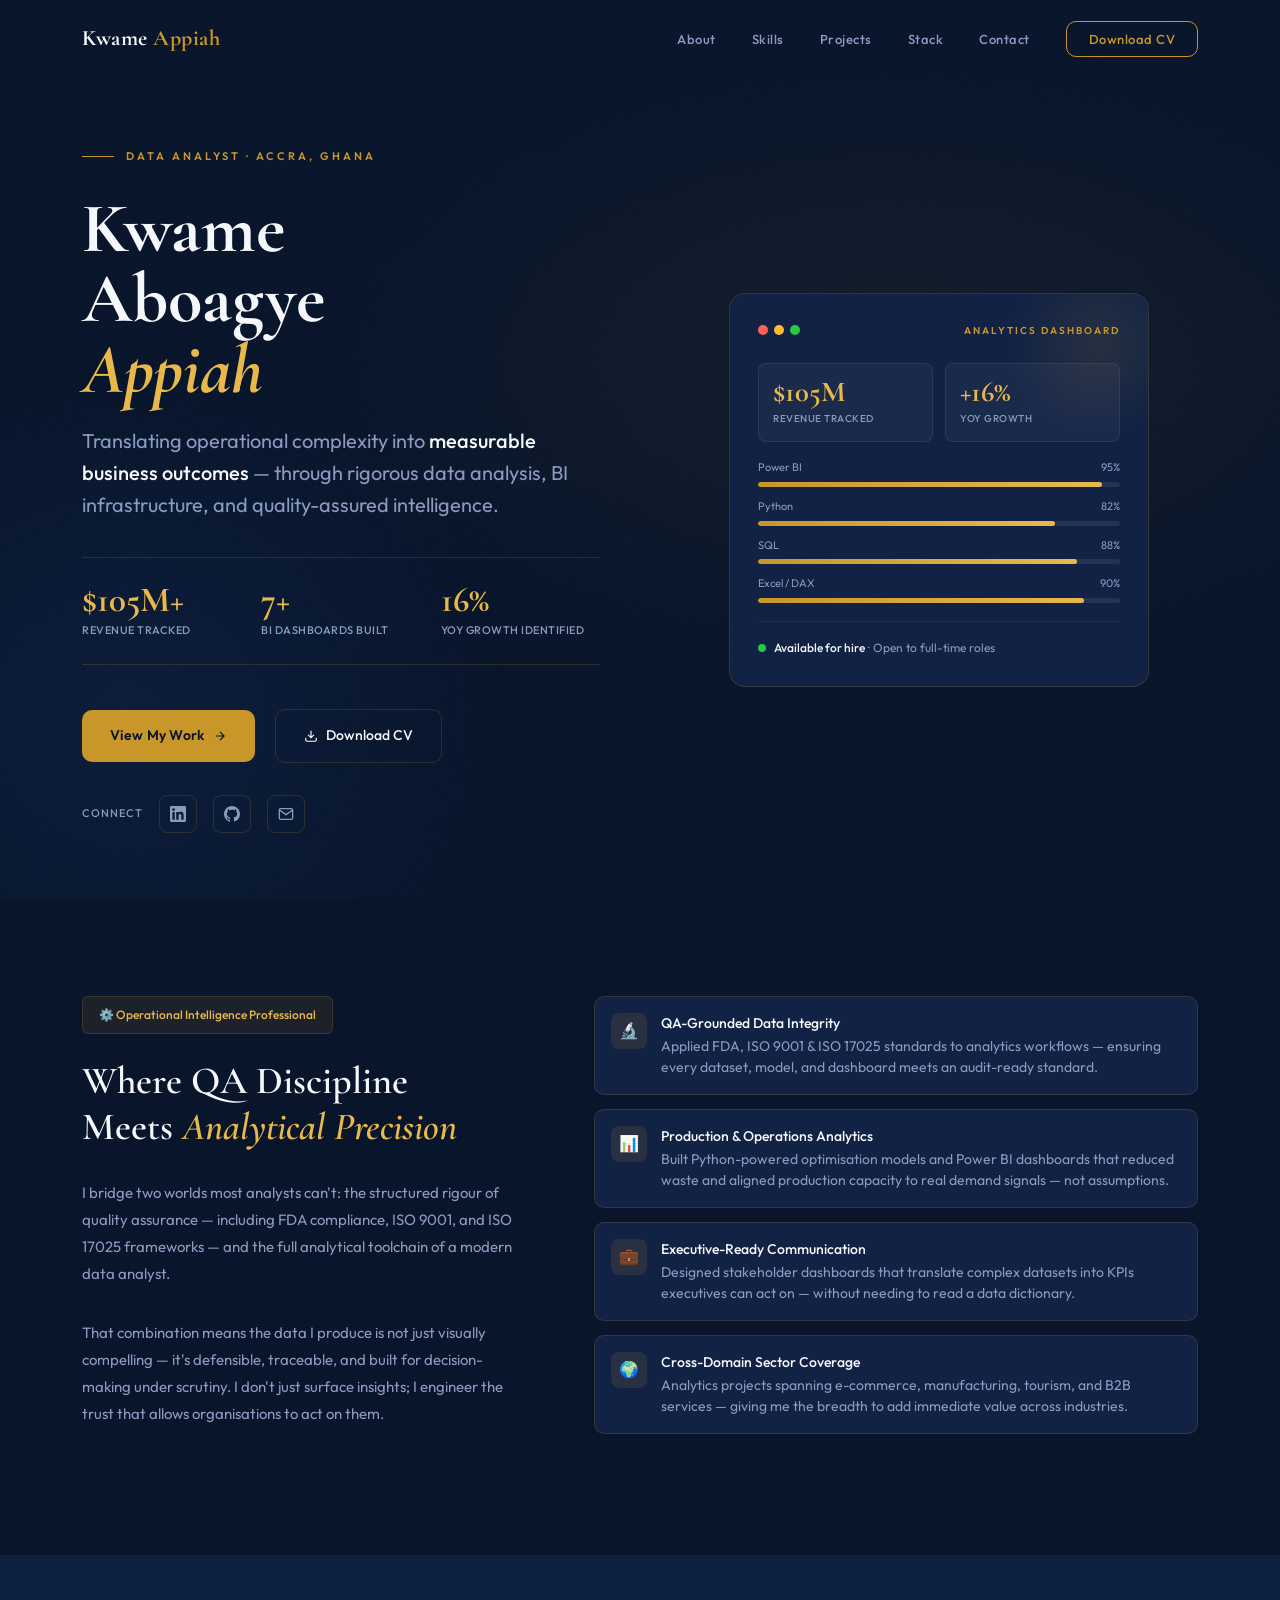
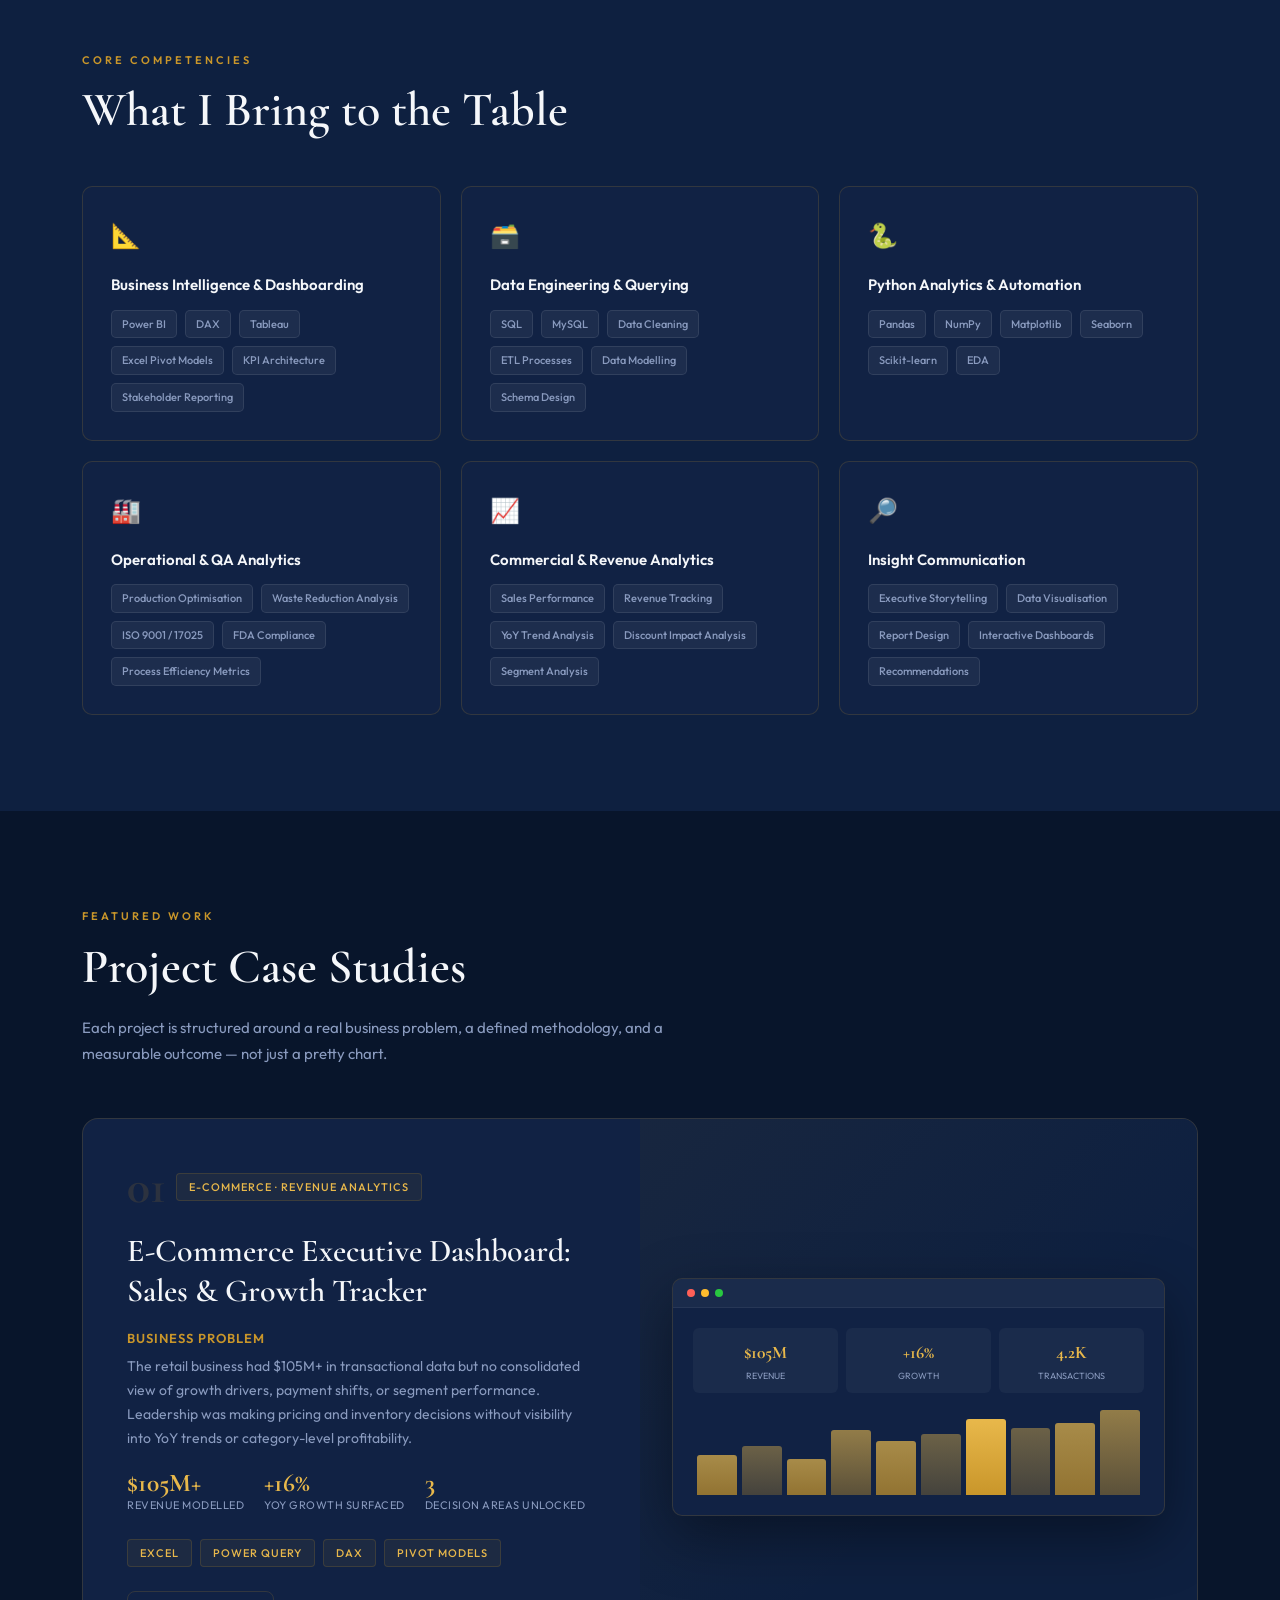
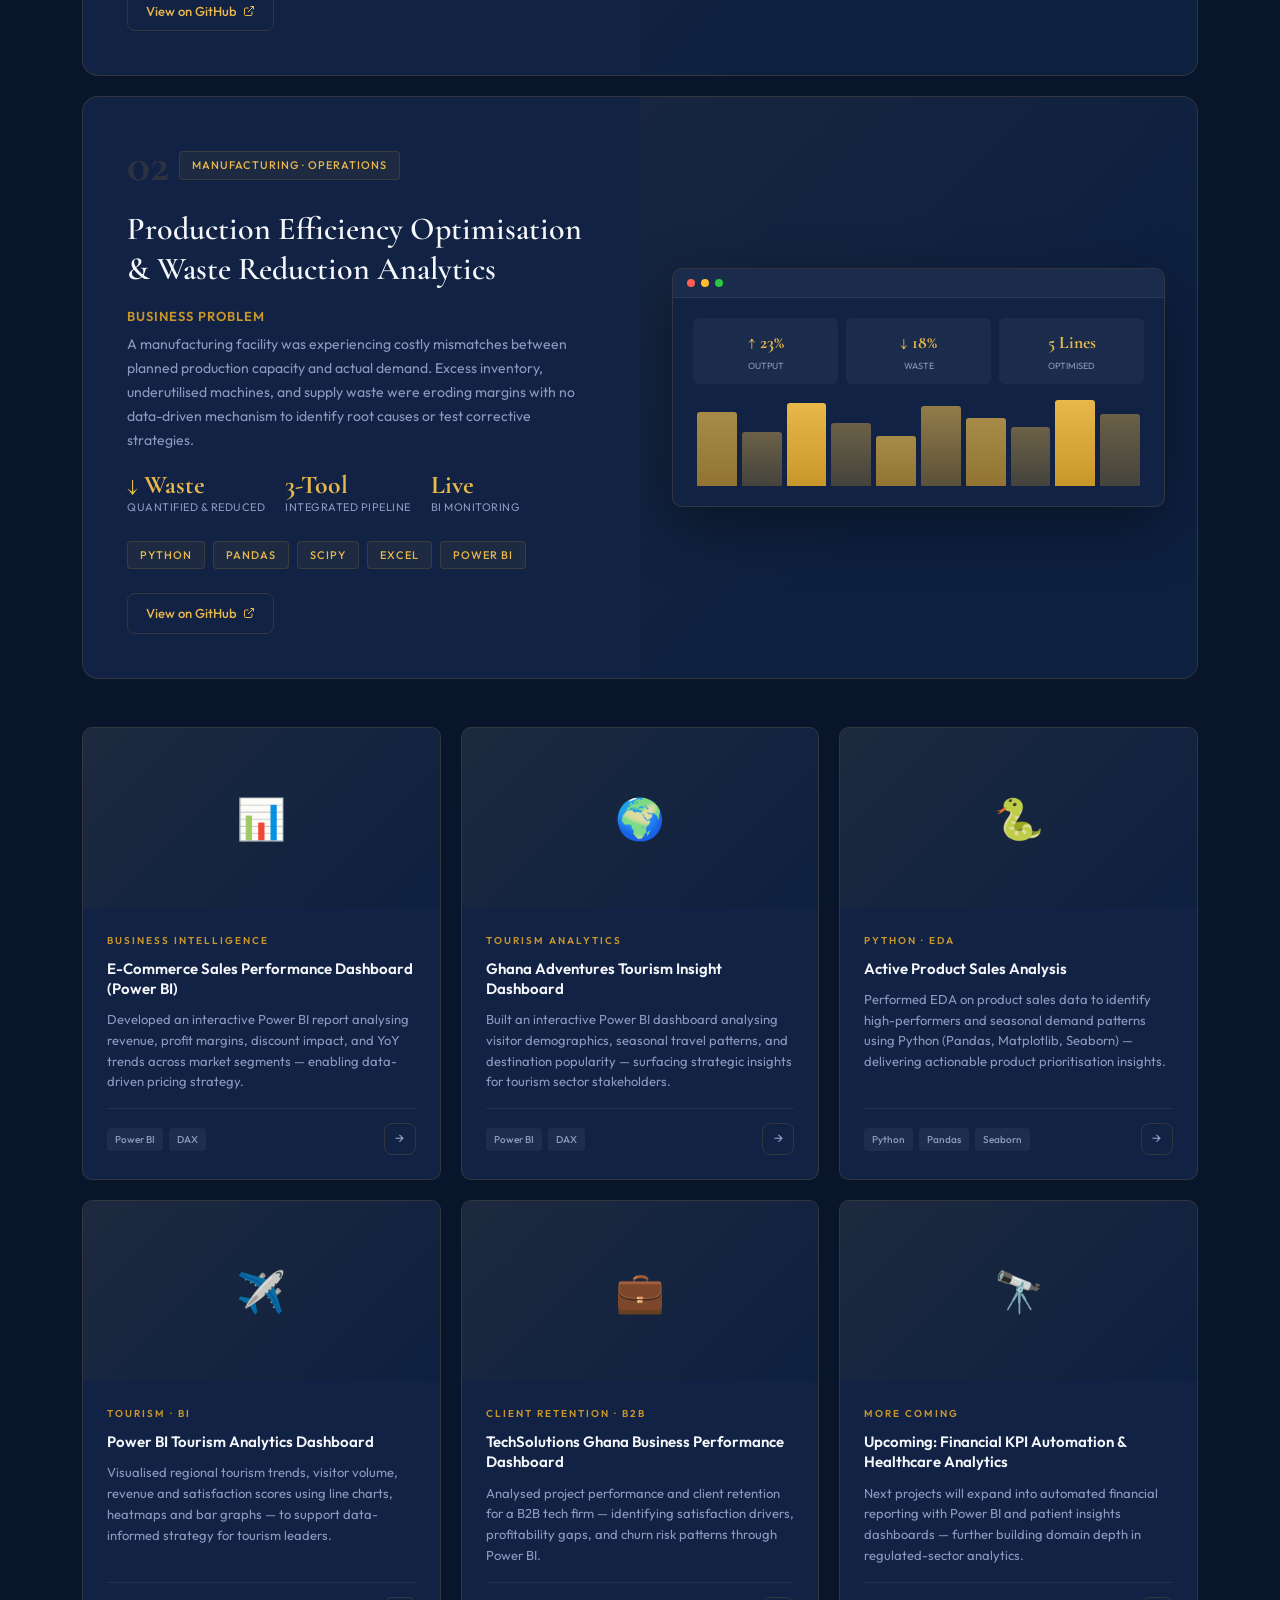
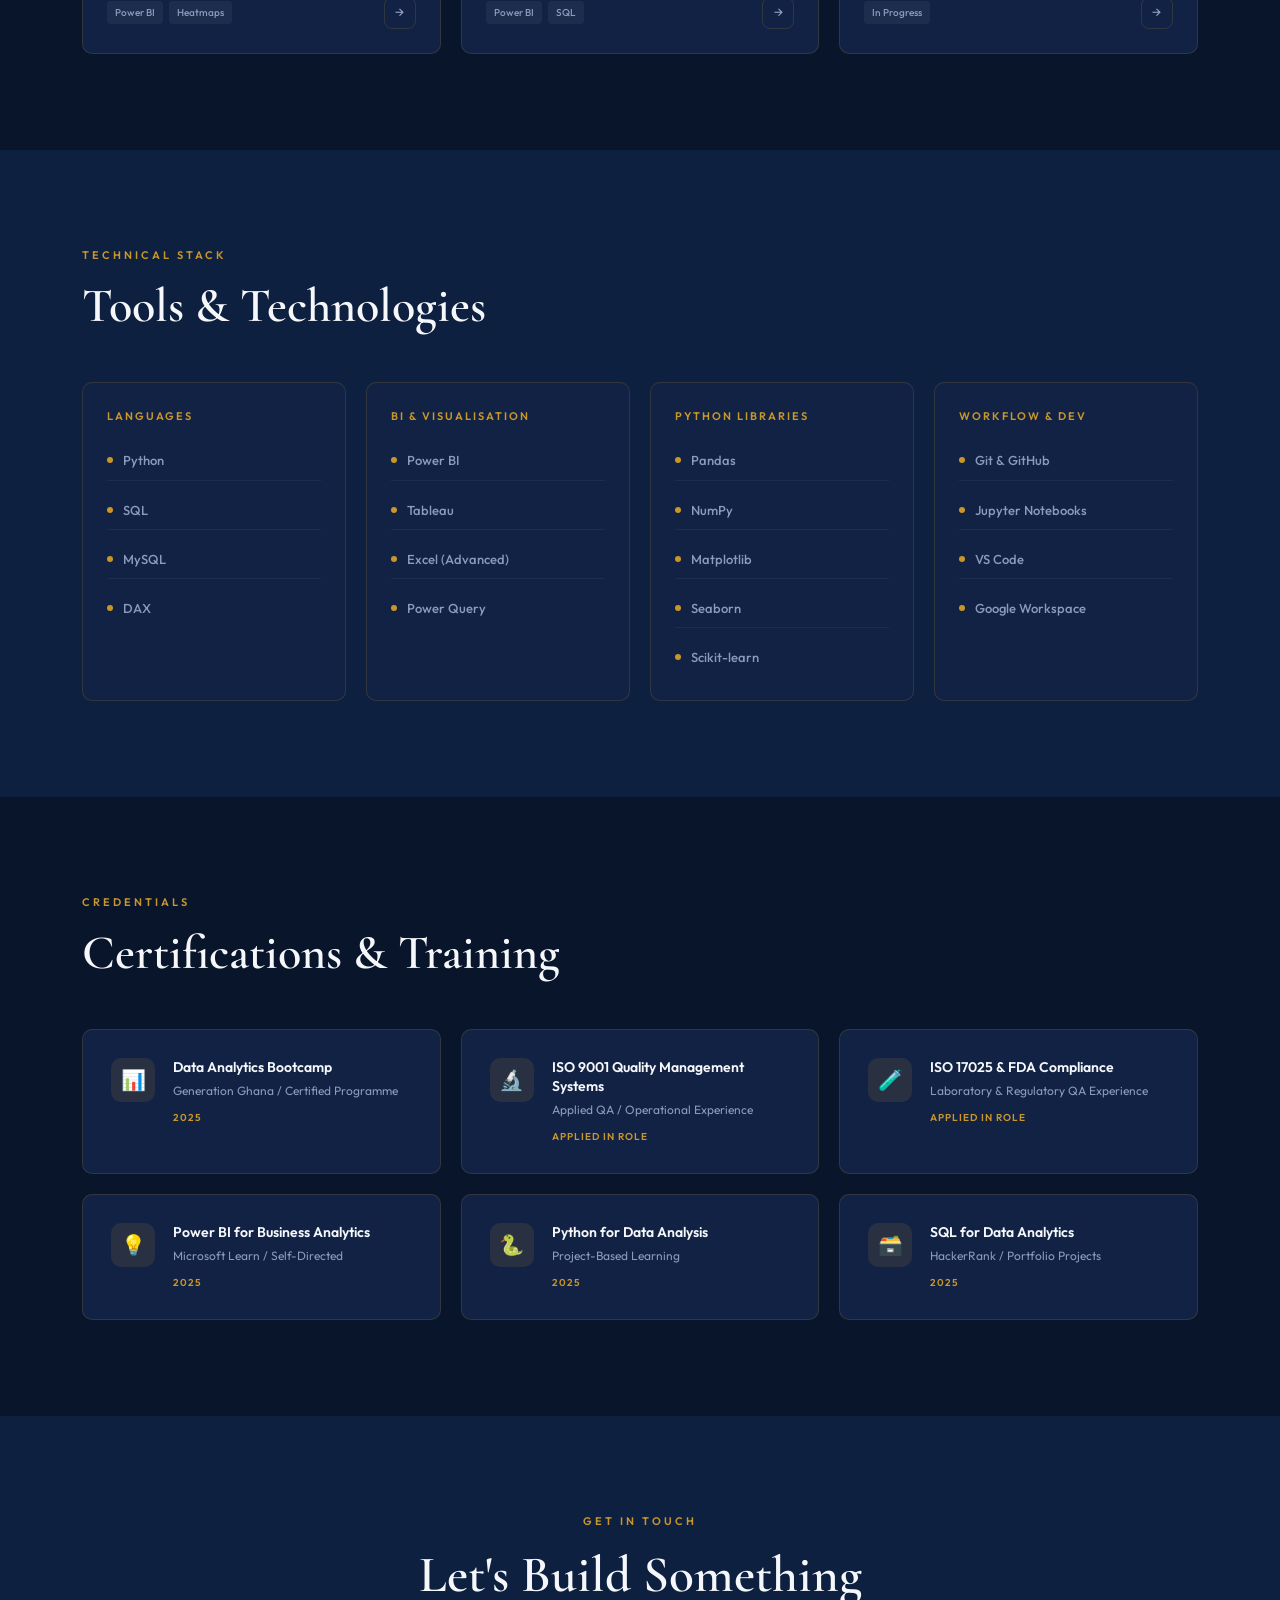
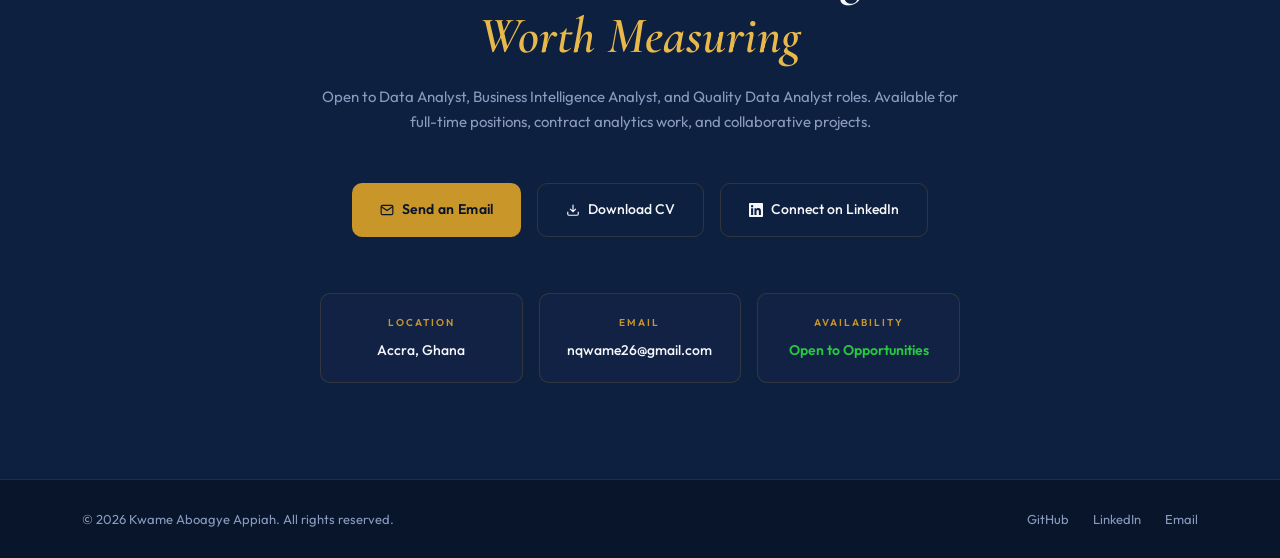
<file: index.html>
<!DOCTYPE html>
<html lang="en">
<head>
  <meta charset="UTF-8" />
  <meta name="viewport" content="width=device-width, initial-scale=1.0" />
  <title>Kwame Aboagye Appiah | Data Analyst · Business Intelligence · Operational Analytics</title>
  <meta name="description" content="Kwame Aboagye Appiah is a Data Analyst specializing in Business Intelligence, Operational Analytics, and QA/QC-informed data strategy. Open to Data Analyst, BI Analyst, and Quality Data Analyst roles." />
  <meta name="keywords" content="Data Analyst Ghana, Power BI Analyst, SQL Analyst, Business Intelligence, Operational Analytics, QA Data Analyst, Python Analytics, Accra Data Analyst" />

  <link rel="preconnect" href="https://fonts.googleapis.com" />
  <link rel="preconnect" href="https://fonts.gstatic.com" crossorigin />
  <link href="https://fonts.googleapis.com/css2?family=Cormorant+Garamond:wght@400;500;600;700&family=Outfit:wght@300;400;500;600;700&display=swap" rel="stylesheet" />

  <style>
    /* ============================================
       CSS VARIABLES & RESET
    ============================================ */
    :root {
      --navy:      #08152B;
      --navy-mid:  #0E2040;
      --navy-card: #112244;
      --gold:      #C9962A;
      --gold-lt:   #E8B84B;
      --white:     #F5F7FA;
      --muted:     #8A9BBF;
      --border:    rgba(201,150,42,0.18);
      --radius:    10px;
      --max:       1180px;
      --font-head: 'Cormorant Garamond', Georgia, serif;
      --font-body: 'Outfit', sans-serif;
      --transition: 0.3s cubic-bezier(0.4,0,0.2,1);
    }

    *, *::before, *::after { box-sizing: border-box; margin: 0; padding: 0; }

    html { scroll-behavior: smooth; }

    body {
      background: var(--navy);
      color: var(--white);
      font-family: var(--font-body);
      font-size: 16px;
      line-height: 1.7;
      -webkit-font-smoothing: antialiased;
    }

    a { color: inherit; text-decoration: none; }
    img { max-width: 100%; display: block; }

    /* ============================================
       GRAIN TEXTURE OVERLAY
    ============================================ */
    body::before {
      content: '';
      position: fixed;
      inset: 0;
      background-image: url("data:image/svg+xml,%3Csvg viewBox='0 0 256 256' xmlns='http://www.w3.org/2000/svg'%3E%3Cfilter id='noise'%3E%3CfeTurbulence type='fractalNoise' baseFrequency='0.9' numOctaves='4' stitchTiles='stitch'/%3E%3C/filter%3E%3Crect width='100%25' height='100%25' filter='url(%23noise)' opacity='0.04'/%3E%3C/svg%3E");
      pointer-events: none;
      z-index: 0;
      opacity: 0.4;
    }

    /* ============================================
       LAYOUT HELPERS
    ============================================ */
    .container { max-width: var(--max); margin: 0 auto; padding: 0 32px; }
    .section { padding: 96px 0; position: relative; z-index: 1; }
    .section-label {
      font-family: var(--font-body);
      font-size: 11px;
      font-weight: 600;
      letter-spacing: 3px;
      text-transform: uppercase;
      color: var(--gold);
      margin-bottom: 14px;
    }
    .section-title {
      font-family: var(--font-head);
      font-size: clamp(2rem, 4vw, 3rem);
      font-weight: 600;
      line-height: 1.15;
      color: var(--white);
      margin-bottom: 48px;
    }
    .section-divider {
      width: 48px;
      height: 2px;
      background: var(--gold);
      margin: 20px 0 48px;
    }
    .tag {
      display: inline-block;
      padding: 4px 12px;
      border: 1px solid var(--border);
      border-radius: 4px;
      font-size: 11px;
      font-weight: 500;
      letter-spacing: 1px;
      text-transform: uppercase;
      color: var(--gold-lt);
      background: rgba(201,150,42,0.07);
    }

    /* ============================================
       NAVIGATION
    ============================================ */
    nav {
      position: fixed;
      top: 0; left: 0; right: 0;
      z-index: 100;
      padding: 20px 0;
      transition: background var(--transition), box-shadow var(--transition);
    }
    nav.scrolled {
      background: rgba(8,21,43,0.96);
      backdrop-filter: blur(12px);
      box-shadow: 0 1px 0 var(--border);
    }
    nav .container {
      display: flex;
      align-items: center;
      justify-content: space-between;
    }
    .nav-logo {
      font-family: var(--font-head);
      font-size: 22px;
      font-weight: 700;
      letter-spacing: 0.5px;
      color: var(--white);
    }
    .nav-logo span { color: var(--gold); }
    .nav-links {
      display: flex;
      align-items: center;
      gap: 36px;
      list-style: none;
    }
    .nav-links a {
      font-size: 13px;
      font-weight: 500;
      letter-spacing: 0.5px;
      color: var(--muted);
      transition: color var(--transition);
    }
    .nav-links a:hover { color: var(--white); }
    .nav-cta {
      padding: 9px 22px;
      border: 1px solid var(--gold);
      border-radius: var(--radius);
      font-size: 13px;
      font-weight: 500;
      color: var(--gold) !important;
      transition: background var(--transition), color var(--transition) !important;
    }
    .nav-cta:hover {
      background: var(--gold);
      color: var(--navy) !important;
    }
    .nav-hamburger { display: none; flex-direction: column; gap: 5px; cursor: pointer; }
    .nav-hamburger span { width: 24px; height: 2px; background: var(--white); transition: var(--transition); }

    /* ============================================
       HERO
    ============================================ */
    #hero {
      min-height: 100vh;
      display: flex;
      align-items: center;
      padding-top: 80px;
      position: relative;
      overflow: hidden;
    }
    .hero-bg {
      position: absolute;
      inset: 0;
      background:
        radial-gradient(ellipse 80% 60% at 70% 40%, rgba(201,150,42,0.07) 0%, transparent 60%),
        radial-gradient(ellipse 60% 80% at 10% 80%, rgba(14,32,64,0.8) 0%, transparent 50%);
    }
    .hero-grid {
      display: grid;
      grid-template-columns: 1fr 1fr;
      gap: 80px;
      align-items: center;
      position: relative;
      z-index: 1;
    }
    .hero-eyebrow {
      display: flex;
      align-items: center;
      gap: 12px;
      margin-bottom: 28px;
    }
    .hero-eyebrow-line { width: 32px; height: 1px; background: var(--gold); }
    .hero-eyebrow-text {
      font-size: 11px;
      font-weight: 600;
      letter-spacing: 3px;
      text-transform: uppercase;
      color: var(--gold);
    }
    .hero-name {
      font-family: var(--font-head);
      font-size: clamp(3rem, 5.5vw, 5.2rem);
      font-weight: 700;
      line-height: 1.0;
      color: var(--white);
      margin-bottom: 20px;
    }
    .hero-name em {
      display: block;
      font-style: italic;
      color: var(--gold-lt);
    }
    .hero-headline {
      font-size: clamp(1rem, 2vw, 1.25rem);
      font-weight: 400;
      color: var(--muted);
      line-height: 1.6;
      margin-bottom: 36px;
      max-width: 520px;
    }
    .hero-headline strong { color: var(--white); font-weight: 500; }
    .hero-stats {
      display: grid;
      grid-template-columns: repeat(3, 1fr);
      gap: 20px;
      margin-bottom: 44px;
      padding: 24px 0;
      border-top: 1px solid var(--border);
      border-bottom: 1px solid var(--border);
    }
    .hero-stat-num {
      font-family: var(--font-head);
      font-size: 2.2rem;
      font-weight: 700;
      color: var(--gold-lt);
      line-height: 1;
      margin-bottom: 4px;
    }
    .hero-stat-label {
      font-size: 11px;
      font-weight: 500;
      letter-spacing: 0.5px;
      color: var(--muted);
      text-transform: uppercase;
    }
    .hero-actions {
      display: flex;
      align-items: center;
      gap: 20px;
      flex-wrap: wrap;
    }
    .btn-primary {
      display: inline-flex;
      align-items: center;
      gap: 8px;
      padding: 14px 28px;
      background: var(--gold);
      color: var(--navy);
      border-radius: var(--radius);
      font-size: 14px;
      font-weight: 600;
      letter-spacing: 0.3px;
      transition: background var(--transition), transform var(--transition);
    }
    .btn-primary:hover { background: var(--gold-lt); transform: translateY(-1px); }
    .btn-outline {
      display: inline-flex;
      align-items: center;
      gap: 8px;
      padding: 14px 28px;
      border: 1px solid var(--border);
      border-radius: var(--radius);
      font-size: 14px;
      font-weight: 500;
      color: var(--white);
      transition: border-color var(--transition), background var(--transition);
    }
    .btn-outline:hover { border-color: var(--gold); background: rgba(201,150,42,0.07); }
    .hero-social {
      display: flex;
      align-items: center;
      gap: 16px;
      margin-top: 32px;
    }
    .hero-social-label { font-size: 11px; font-weight: 500; color: var(--muted); letter-spacing: 1px; text-transform: uppercase; }
    .social-link {
      width: 38px;
      height: 38px;
      border: 1px solid var(--border);
      border-radius: 8px;
      display: flex;
      align-items: center;
      justify-content: center;
      font-size: 14px;
      color: var(--muted);
      transition: border-color var(--transition), color var(--transition);
    }
    .social-link:hover { border-color: var(--gold); color: var(--gold); }

    /* Hero visual panel */
    .hero-visual {
      position: relative;
      display: flex;
      justify-content: center;
    }
    .hero-card {
      background: var(--navy-card);
      border: 1px solid var(--border);
      border-radius: 16px;
      padding: 28px;
      width: 100%;
      max-width: 420px;
      position: relative;
      overflow: hidden;
    }
    .hero-card::before {
      content: '';
      position: absolute;
      top: -40px; right: -40px;
      width: 180px;
      height: 180px;
      background: radial-gradient(circle, rgba(201,150,42,0.12) 0%, transparent 70%);
      border-radius: 50%;
    }
    .card-header {
      display: flex;
      justify-content: space-between;
      align-items: center;
      margin-bottom: 24px;
    }
    .card-dots { display: flex; gap: 6px; }
    .card-dot { width: 10px; height: 10px; border-radius: 50%; }
    .card-dot-red { background: #FF5F57; }
    .card-dot-yellow { background: #FEBC2E; }
    .card-dot-green { background: #28C840; }
    .card-tag { font-size: 10px; font-weight: 600; letter-spacing: 2px; text-transform: uppercase; color: var(--gold); }
    .metric-row {
      display: grid;
      grid-template-columns: 1fr 1fr;
      gap: 12px;
      margin-bottom: 16px;
    }
    .metric-box {
      background: rgba(255,255,255,0.04);
      border: 1px solid rgba(255,255,255,0.07);
      border-radius: 8px;
      padding: 14px;
    }
    .metric-val {
      font-family: var(--font-head);
      font-size: 1.8rem;
      font-weight: 700;
      color: var(--gold-lt);
      line-height: 1;
      margin-bottom: 4px;
    }
    .metric-key { font-size: 10px; font-weight: 500; color: var(--muted); text-transform: uppercase; letter-spacing: 0.5px; }
    .bar-group { margin-top: 8px; }
    .bar-label { display: flex; justify-content: space-between; font-size: 11px; color: var(--muted); margin-bottom: 5px; }
    .bar-track { height: 5px; background: rgba(255,255,255,0.08); border-radius: 3px; overflow: hidden; }
    .bar-fill { height: 100%; border-radius: 3px; background: linear-gradient(90deg, var(--gold), var(--gold-lt)); animation: fillBar 1.6s ease forwards; }
    @keyframes fillBar { from { width: 0% !important; } }
    .status-row {
      display: flex;
      align-items: center;
      gap: 8px;
      margin-top: 18px;
      padding-top: 16px;
      border-top: 1px solid rgba(255,255,255,0.06);
    }
    .status-dot { width: 8px; height: 8px; border-radius: 50%; background: #28C840; animation: pulse 2s infinite; }
    @keyframes pulse { 0%,100% { box-shadow: 0 0 0 0 rgba(40,200,64,0.4); } 50% { box-shadow: 0 0 0 5px rgba(40,200,64,0); } }
    .status-text { font-size: 12px; color: var(--muted); }
    .status-text strong { color: var(--white); font-weight: 500; }

    /* ============================================
       ABOUT
    ============================================ */
    #about { background: var(--navy); }
    .about-grid {
      display: grid;
      grid-template-columns: 1fr 1.4fr;
      gap: 80px;
      align-items: start;
    }
    .about-left { position: sticky; top: 100px; }
    .about-role-badge {
      display: inline-block;
      padding: 8px 16px;
      background: rgba(201,150,42,0.1);
      border: 1px solid var(--border);
      border-radius: 6px;
      font-size: 12px;
      font-weight: 500;
      color: var(--gold-lt);
      margin-bottom: 24px;
    }
    .about-headline {
      font-family: var(--font-head);
      font-size: clamp(1.8rem, 3vw, 2.8rem);
      font-weight: 600;
      line-height: 1.2;
      color: var(--white);
      margin-bottom: 28px;
    }
    .about-headline span { color: var(--gold-lt); font-style: italic; }
    .about-body {
      font-size: 15px;
      color: var(--muted);
      line-height: 1.8;
      margin-bottom: 32px;
    }
    .about-body + .about-body { margin-top: -16px; }
    .about-differentiators {
      display: flex;
      flex-direction: column;
      gap: 14px;
    }
    .differentiator {
      display: flex;
      align-items: flex-start;
      gap: 14px;
      padding: 16px;
      background: var(--navy-card);
      border: 1px solid var(--border);
      border-radius: var(--radius);
    }
    .diff-icon {
      width: 36px;
      height: 36px;
      border-radius: 8px;
      background: rgba(201,150,42,0.12);
      display: flex;
      align-items: center;
      justify-content: center;
      font-size: 16px;
      flex-shrink: 0;
    }
    .diff-text { font-size: 14px; color: var(--muted); line-height: 1.5; }
    .diff-text strong { color: var(--white); display: block; margin-bottom: 2px; font-weight: 500; }

    /* ============================================
       COMPETENCIES
    ============================================ */
    #competencies { background: var(--navy-mid); }
    .comp-grid {
      display: grid;
      grid-template-columns: repeat(3, 1fr);
      gap: 20px;
    }
    .comp-card {
      background: var(--navy-card);
      border: 1px solid var(--border);
      border-radius: var(--radius);
      padding: 28px;
      transition: transform var(--transition), border-color var(--transition);
    }
    .comp-card:hover { transform: translateY(-4px); border-color: var(--gold); }
    .comp-icon {
      font-size: 24px;
      margin-bottom: 16px;
      display: block;
    }
    .comp-title {
      font-size: 15px;
      font-weight: 600;
      color: var(--white);
      margin-bottom: 12px;
    }
    .comp-skills {
      display: flex;
      flex-wrap: wrap;
      gap: 8px;
    }
    .skill-chip {
      padding: 4px 10px;
      background: rgba(255,255,255,0.05);
      border: 1px solid rgba(255,255,255,0.09);
      border-radius: 5px;
      font-size: 11px;
      font-weight: 500;
      color: var(--muted);
    }

    /* ============================================
       PROJECTS
    ============================================ */
    #projects { background: var(--navy); }
    .projects-intro {
      font-size: 15px;
      color: var(--muted);
      max-width: 600px;
      margin-bottom: 52px;
      margin-top: -28px;
    }
    .featured-project {
      background: var(--navy-card);
      border: 1px solid var(--border);
      border-radius: 16px;
      overflow: hidden;
      margin-bottom: 20px;
      display: grid;
      grid-template-columns: 1fr 1fr;
      min-height: 400px;
    }
    .fp-content {
      padding: 44px;
      display: flex;
      flex-direction: column;
      justify-content: space-between;
    }
    .fp-label {
      display: flex;
      align-items: center;
      gap: 10px;
      margin-bottom: 20px;
    }
    .fp-number {
      font-family: var(--font-head);
      font-size: 48px;
      font-weight: 700;
      color: rgba(201,150,42,0.15);
      line-height: 1;
    }
    .fp-title {
      font-family: var(--font-head);
      font-size: clamp(1.3rem, 2.5vw, 2rem);
      font-weight: 600;
      color: var(--white);
      line-height: 1.25;
      margin-bottom: 16px;
    }
    .fp-problem {
      font-size: 13px;
      font-weight: 600;
      text-transform: uppercase;
      letter-spacing: 1px;
      color: var(--gold);
      margin-bottom: 6px;
    }
    .fp-desc {
      font-size: 14px;
      color: var(--muted);
      line-height: 1.7;
      margin-bottom: 20px;
    }
    .fp-impact-row {
      display: flex;
      gap: 20px;
      margin-bottom: 24px;
      flex-wrap: wrap;
    }
    .fp-impact-item {
      text-align: left;
    }
    .fp-impact-num {
      font-family: var(--font-head);
      font-size: 1.6rem;
      font-weight: 700;
      color: var(--gold-lt);
      line-height: 1;
    }
    .fp-impact-text {
      font-size: 11px;
      color: var(--muted);
      text-transform: uppercase;
      letter-spacing: 0.5px;
    }
    .fp-tools {
      display: flex;
      flex-wrap: wrap;
      gap: 8px;
      margin-bottom: 24px;
    }
    .fp-meta { display: flex; gap: 12px; align-items: center; }
    .fp-link {
      display: inline-flex;
      align-items: center;
      gap: 6px;
      font-size: 13px;
      font-weight: 500;
      color: var(--gold-lt);
      border: 1px solid var(--border);
      padding: 8px 18px;
      border-radius: 8px;
      transition: border-color var(--transition), background var(--transition);
    }
    .fp-link:hover { border-color: var(--gold); background: rgba(201,150,42,0.08); }
    .fp-visual {
      background: var(--navy-mid);
      display: flex;
      align-items: center;
      justify-content: center;
      padding: 32px;
      position: relative;
      overflow: hidden;
    }
    .fp-visual::before {
      content: '';
      position: absolute;
      inset: 0;
      background: linear-gradient(135deg, rgba(201,150,42,0.05) 0%, transparent 60%);
    }
    .fp-mockup {
      width: 100%;
      border-radius: 10px;
      border: 1px solid var(--border);
      box-shadow: 0 20px 60px rgba(0,0,0,0.4);
      position: relative;
      z-index: 1;
      overflow: hidden;
      background: var(--navy-card);
    }
    .mockup-bar {
      padding: 10px 14px;
      background: rgba(255,255,255,0.04);
      display: flex;
      align-items: center;
      gap: 6px;
      border-bottom: 1px solid rgba(255,255,255,0.06);
    }
    .mockup-dot { width: 8px; height: 8px; border-radius: 50%; }
    .mockup-inner { padding: 20px; }
    .mockup-kpi-row { display: grid; grid-template-columns: repeat(3, 1fr); gap: 8px; margin-bottom: 12px; }
    .mkpi {
      background: rgba(255,255,255,0.04);
      border-radius: 6px;
      padding: 10px;
      text-align: center;
    }
    .mkpi-val {
      font-family: var(--font-head);
      font-size: 1.1rem;
      font-weight: 700;
      color: var(--gold-lt);
    }
    .mkpi-label { font-size: 9px; color: var(--muted); text-transform: uppercase; }
    .mockup-chart { height: 90px; display: flex; align-items: flex-end; gap: 5px; padding: 0 4px; }
    .bar-c {
      flex: 1;
      border-radius: 3px 3px 0 0;
      background: linear-gradient(0deg, var(--gold), var(--gold-lt));
      opacity: 0.7;
      transition: opacity 0.2s;
    }
    .bar-c:nth-child(2n) { background: linear-gradient(0deg, rgba(201,150,42,0.4), rgba(232,184,75,0.6)); }
    .bar-c.active { opacity: 1; }

    /* Grid projects */
    .projects-grid {
      display: grid;
      grid-template-columns: repeat(3, 1fr);
      gap: 20px;
      margin-top: 20px;
    }
    .project-card {
      background: var(--navy-card);
      border: 1px solid var(--border);
      border-radius: var(--radius);
      overflow: hidden;
      display: flex;
      flex-direction: column;
      transition: transform var(--transition), border-color var(--transition);
    }
    .project-card:hover { transform: translateY(-4px); border-color: var(--gold); }
    .project-img {
      height: 180px;
      background: var(--navy-mid);
      display: flex;
      align-items: center;
      justify-content: center;
      font-size: 40px;
      position: relative;
      overflow: hidden;
    }
    .project-img-overlay {
      position: absolute;
      inset: 0;
      background: linear-gradient(135deg, rgba(201,150,42,0.08), transparent);
    }
    .project-body { padding: 24px; flex: 1; display: flex; flex-direction: column; }
    .project-category {
      font-size: 10px;
      font-weight: 600;
      letter-spacing: 2px;
      text-transform: uppercase;
      color: var(--gold);
      margin-bottom: 10px;
    }
    .project-name {
      font-size: 15px;
      font-weight: 600;
      color: var(--white);
      line-height: 1.35;
      margin-bottom: 10px;
    }
    .project-brief {
      font-size: 13px;
      color: var(--muted);
      line-height: 1.6;
      flex: 1;
      margin-bottom: 16px;
    }
    .project-footer {
      display: flex;
      justify-content: space-between;
      align-items: center;
      padding-top: 14px;
      border-top: 1px solid rgba(255,255,255,0.06);
    }
    .project-tools { display: flex; flex-wrap: wrap; gap: 6px; }
    .mini-tag {
      font-size: 10px;
      font-weight: 500;
      padding: 3px 8px;
      background: rgba(255,255,255,0.05);
      border-radius: 4px;
      color: var(--muted);
    }
    .project-arrow {
      width: 32px;
      height: 32px;
      border: 1px solid var(--border);
      border-radius: 8px;
      display: flex;
      align-items: center;
      justify-content: center;
      color: var(--muted);
      font-size: 14px;
      transition: background var(--transition), color var(--transition), border-color var(--transition);
    }
    .project-card:hover .project-arrow { background: var(--gold); color: var(--navy); border-color: var(--gold); }

    /* ============================================
       TECH STACK
    ============================================ */
    #stack { background: var(--navy-mid); }
    .stack-categories {
      display: grid;
      grid-template-columns: repeat(4, 1fr);
      gap: 20px;
    }
    .stack-cat {
      background: var(--navy-card);
      border: 1px solid var(--border);
      border-radius: var(--radius);
      padding: 24px;
    }
    .stack-cat-title {
      font-size: 11px;
      font-weight: 600;
      text-transform: uppercase;
      letter-spacing: 2px;
      color: var(--gold);
      margin-bottom: 16px;
    }
    .stack-items { display: flex; flex-direction: column; gap: 10px; }
    .stack-item {
      display: flex;
      align-items: center;
      gap: 10px;
      font-size: 13px;
      font-weight: 500;
      color: var(--muted);
      padding: 8px 0;
      border-bottom: 1px solid rgba(255,255,255,0.05);
    }
    .stack-item:last-child { border-bottom: none; }
    .stack-item-dot {
      width: 6px; height: 6px;
      border-radius: 50%;
      background: var(--gold);
      flex-shrink: 0;
    }

    /* ============================================
       CERTIFICATIONS
    ============================================ */
    #certifications { background: var(--navy); }
    .cert-grid {
      display: grid;
      grid-template-columns: repeat(3, 1fr);
      gap: 20px;
    }
    .cert-card {
      background: var(--navy-card);
      border: 1px solid var(--border);
      border-radius: var(--radius);
      padding: 28px;
      display: flex;
      gap: 18px;
      align-items: flex-start;
      transition: border-color var(--transition);
    }
    .cert-card:hover { border-color: var(--gold); }
    .cert-badge {
      width: 44px;
      height: 44px;
      border-radius: 10px;
      background: rgba(201,150,42,0.12);
      display: flex;
      align-items: center;
      justify-content: center;
      font-size: 20px;
      flex-shrink: 0;
    }
    .cert-name {
      font-size: 14px;
      font-weight: 600;
      color: var(--white);
      line-height: 1.35;
      margin-bottom: 4px;
    }
    .cert-issuer { font-size: 12px; color: var(--muted); }
    .cert-year {
      margin-top: 8px;
      font-size: 10px;
      font-weight: 600;
      letter-spacing: 1px;
      color: var(--gold);
      text-transform: uppercase;
    }

    /* ============================================
       CONTACT
    ============================================ */
    #contact {
      background: var(--navy-mid);
      text-align: center;
    }
    .contact-inner { max-width: 640px; margin: 0 auto; }
    .contact-headline {
      font-family: var(--font-head);
      font-size: clamp(2rem, 4vw, 3.2rem);
      font-weight: 600;
      color: var(--white);
      line-height: 1.2;
      margin-bottom: 16px;
    }
    .contact-headline span { color: var(--gold-lt); font-style: italic; }
    .contact-sub {
      font-size: 15px;
      color: var(--muted);
      margin-bottom: 48px;
      line-height: 1.7;
    }
    .contact-actions {
      display: flex;
      justify-content: center;
      gap: 16px;
      flex-wrap: wrap;
      margin-bottom: 56px;
    }
    .contact-details {
      display: grid;
      grid-template-columns: repeat(3, 1fr);
      gap: 16px;
    }
    .contact-detail {
      background: var(--navy-card);
      border: 1px solid var(--border);
      border-radius: var(--radius);
      padding: 20px;
    }
    .cd-label {
      font-size: 10px;
      font-weight: 600;
      text-transform: uppercase;
      letter-spacing: 2px;
      color: var(--gold);
      margin-bottom: 8px;
    }
    .cd-value {
      font-size: 14px;
      font-weight: 500;
      color: var(--white);
    }

    /* ============================================
       FOOTER
    ============================================ */
    footer {
      background: var(--navy);
      border-top: 1px solid var(--border);
      padding: 28px 0;
    }
    .footer-inner {
      display: flex;
      justify-content: space-between;
      align-items: center;
    }
    .footer-copy {
      font-size: 13px;
      color: var(--muted);
    }
    .footer-links {
      display: flex;
      gap: 24px;
    }
    .footer-links a {
      font-size: 13px;
      color: var(--muted);
      transition: color var(--transition);
    }
    .footer-links a:hover { color: var(--gold); }

    /* ============================================
       SCROLL ANIMATIONS
    ============================================ */
    .reveal {
      opacity: 0;
      transform: translateY(28px);
      transition: opacity 0.7s ease, transform 0.7s ease;
    }
    .reveal.visible {
      opacity: 1;
      transform: translateY(0);
    }
    .reveal-delay-1 { transition-delay: 0.1s; }
    .reveal-delay-2 { transition-delay: 0.2s; }
    .reveal-delay-3 { transition-delay: 0.3s; }

    /* ============================================
       RESPONSIVE
    ============================================ */
    @media (max-width: 1024px) {
      .comp-grid { grid-template-columns: repeat(2, 1fr); }
      .stack-categories { grid-template-columns: repeat(2, 1fr); }
      .cert-grid { grid-template-columns: repeat(2, 1fr); }
    }

    @media (max-width: 768px) {
      .container { padding: 0 20px; }
      .section { padding: 72px 0; }
      .hero-grid { grid-template-columns: 1fr; gap: 48px; }
      .hero-visual { display: none; }
      .hero-stats { grid-template-columns: repeat(3, 1fr); gap: 12px; }
      .about-grid { grid-template-columns: 1fr; gap: 40px; }
      .about-left { position: static; }
      .comp-grid { grid-template-columns: 1fr; }
      .featured-project { grid-template-columns: 1fr; }
      .fp-visual { display: none; }
      .projects-grid { grid-template-columns: 1fr; }
      .stack-categories { grid-template-columns: repeat(2, 1fr); }
      .cert-grid { grid-template-columns: 1fr; }
      .contact-details { grid-template-columns: 1fr; }
      .nav-links { display: none; }
      .nav-hamburger { display: flex; }
      .footer-inner { flex-direction: column; gap: 16px; text-align: center; }
    }

    @media (max-width: 480px) {
      .hero-stats { grid-template-columns: 1fr; }
      .stack-categories { grid-template-columns: 1fr; }
      .hero-actions { flex-direction: column; align-items: flex-start; }
    }
  </style>
</head>

<body>

  <!-- NAV -->
  <nav id="navbar">
    <div class="container">
      <a href="#hero" class="nav-logo">Kwame <span>Appiah</span></a>
      <ul class="nav-links">
        <li><a href="#about">About</a></li>
        <li><a href="#competencies">Skills</a></li>
        <li><a href="#projects">Projects</a></li>
        <li><a href="#stack">Stack</a></li>
        <li><a href="#contact">Contact</a></li>
        <li>
          <a href="https://docs.google.com/document/d/1Hc6uV0sCjh-FKZpTAiHxBuNFEqFKidMx/edit?usp=sharing" target="_blank" rel="noopener" class="nav-cta">
            Download CV
          </a>
        </li>
      </ul>
      <div class="nav-hamburger" onclick="toggleNav()">
        <span></span><span></span><span></span>
      </div>
    </div>
  </nav>


  <!-- HERO -->
  <section id="hero">
    <div class="hero-bg"></div>
    <div class="container">
      <div class="hero-grid">

        <div class="hero-left">
          <div class="hero-eyebrow">
            <span class="hero-eyebrow-line"></span>
            <span class="hero-eyebrow-text">Data Analyst · Accra, Ghana</span>
          </div>

          <h1 class="hero-name">
            Kwame<br/>
            Aboagye<br/>
            <em>Appiah</em>
          </h1>

          <p class="hero-headline">
            Translating operational complexity into <strong>measurable business outcomes</strong> — through rigorous data analysis, BI infrastructure, and quality-assured intelligence.
          </p>

          <div class="hero-stats">
            <div>
              <div class="hero-stat-num">$105M+</div>
              <div class="hero-stat-label">Revenue Tracked</div>
            </div>
            <div>
              <div class="hero-stat-num">7+</div>
              <div class="hero-stat-label">BI Dashboards Built</div>
            </div>
            <div>
              <div class="hero-stat-num">16%</div>
              <div class="hero-stat-label">YoY Growth Identified</div>
            </div>
          </div>

          <div class="hero-actions">
            <a href="#projects" class="btn-primary">
              View My Work
              <svg width="14" height="14" viewBox="0 0 24 24" fill="none" stroke="currentColor" stroke-width="2"><path d="M5 12h14M12 5l7 7-7 7"/></svg>
            </a>
            <a href="https://docs.google.com/document/d/1Hc6uV0sCjh-FKZpTAiHxBuNFEqFKidMx/edit?usp=sharing" target="_blank" rel="noopener" class="btn-outline">
              <svg width="14" height="14" viewBox="0 0 24 24" fill="none" stroke="currentColor" stroke-width="2"><path d="M21 15v4a2 2 0 01-2 2H5a2 2 0 01-2-2v-4M7 10l5 5 5-5M12 15V3"/></svg>
              Download CV
            </a>
          </div>

          <div class="hero-social">
            <span class="hero-social-label">Connect</span>
            <a href="https://www.linkedin.com/in/aboagye-kwame-appiah-990545200" target="_blank" rel="noopener" class="social-link" aria-label="LinkedIn">
              <svg width="16" height="16" viewBox="0 0 24 24" fill="currentColor"><path d="M20.447 20.452h-3.554v-5.569c0-1.328-.027-3.037-1.852-3.037-1.853 0-2.136 1.445-2.136 2.939v5.667H9.351V9h3.414v1.561h.046c.477-.9 1.637-1.85 3.37-1.85 3.601 0 4.267 2.37 4.267 5.455v6.286zM5.337 7.433a2.062 2.062 0 01-2.063-2.065 2.064 2.064 0 112.063 2.065zm1.782 13.019H3.555V9h3.564v11.452zM22.225 0H1.771C.792 0 0 .774 0 1.729v20.542C0 23.227.792 24 1.771 24h20.451C23.2 24 24 23.227 24 22.271V1.729C24 .774 23.2 0 22.222 0h.003z"/></svg>
            </a>
            <a href="https://github.com/Aboagye-Kwame-Appiah" target="_blank" rel="noopener" class="social-link" aria-label="GitHub">
              <svg width="16" height="16" viewBox="0 0 24 24" fill="currentColor"><path d="M12 0C5.374 0 0 5.373 0 12c0 5.302 3.438 9.8 8.207 11.387.599.111.793-.261.793-.577v-2.234c-3.338.726-4.033-1.416-4.033-1.416-.546-1.387-1.333-1.756-1.333-1.756-1.089-.745.083-.729.083-.729 1.205.084 1.839 1.237 1.839 1.237 1.07 1.834 2.807 1.304 3.492.997.107-.775.418-1.305.762-1.604-2.665-.305-5.467-1.334-5.467-5.931 0-1.311.469-2.381 1.236-3.221-.124-.303-.535-1.524.117-3.176 0 0 1.008-.322 3.301 1.23A11.509 11.509 0 0112 5.803c1.02.005 2.047.138 3.006.404 2.291-1.552 3.297-1.23 3.297-1.23.653 1.653.242 2.874.118 3.176.77.84 1.235 1.911 1.235 3.221 0 4.609-2.807 5.624-5.479 5.921.43.372.823 1.102.823 2.222v3.293c0 .319.192.694.801.576C20.566 21.797 24 17.3 24 12c0-6.627-5.373-12-12-12z"/></svg>
            </a>
            <a href="mailto:nqwame26@gmail.com" class="social-link" aria-label="Email">
              <svg width="16" height="16" viewBox="0 0 24 24" fill="none" stroke="currentColor" stroke-width="2"><path d="M4 4h16c1.1 0 2 .9 2 2v12c0 1.1-.9 2-2 2H4c-1.1 0-2-.9-2-2V6c0-1.1.9-2 2-2z"/><polyline points="22,6 12,13 2,6"/></svg>
            </a>
          </div>
        </div>

        <!-- HERO VISUAL CARD -->
        <div class="hero-visual">
          <div class="hero-card">
            <div class="card-header">
              <div class="card-dots">
                <div class="card-dot card-dot-red"></div>
                <div class="card-dot card-dot-yellow"></div>
                <div class="card-dot card-dot-green"></div>
              </div>
              <span class="card-tag">Analytics Dashboard</span>
            </div>

            <div class="metric-row">
              <div class="metric-box">
                <div class="metric-val">$105M</div>
                <div class="metric-key">Revenue Tracked</div>
              </div>
              <div class="metric-box">
                <div class="metric-val">+16%</div>
                <div class="metric-key">YoY Growth</div>
              </div>
            </div>

            <div class="bar-group">
              <div class="bar-label"><span>Power BI</span><span>95%</span></div>
              <div class="bar-track"><div class="bar-fill" style="width:95%"></div></div>
            </div>
            <div class="bar-group" style="margin-top:10px">
              <div class="bar-label"><span>Python</span><span>82%</span></div>
              <div class="bar-track"><div class="bar-fill" style="width:82%; animation-delay:0.2s"></div></div>
            </div>
            <div class="bar-group" style="margin-top:10px">
              <div class="bar-label"><span>SQL</span><span>88%</span></div>
              <div class="bar-track"><div class="bar-fill" style="width:88%; animation-delay:0.4s"></div></div>
            </div>
            <div class="bar-group" style="margin-top:10px">
              <div class="bar-label"><span>Excel / DAX</span><span>90%</span></div>
              <div class="bar-track"><div class="bar-fill" style="width:90%; animation-delay:0.6s"></div></div>
            </div>

            <div class="status-row">
              <div class="status-dot"></div>
              <span class="status-text"><strong>Available for hire</strong> · Open to full-time roles</span>
            </div>
          </div>
        </div>

      </div>
    </div>
  </section>


  <!-- ABOUT -->
  <section id="about" class="section">
    <div class="container">
      <div class="about-grid">

        <div class="about-left reveal">
          <div class="about-role-badge">⚙️ Operational Intelligence Professional</div>
          <h2 class="about-headline">
            Where QA Discipline<br/>
            Meets <span>Analytical Precision</span>
          </h2>
          <p class="about-body">
            I bridge two worlds most analysts can't: the structured rigour of quality assurance — including FDA compliance, ISO 9001, and ISO 17025 frameworks — and the full analytical toolchain of a modern data analyst.
          </p>
          <p class="about-body" style="margin-top:16px">
            That combination means the data I produce is not just visually compelling — it's defensible, traceable, and built for decision-making under scrutiny. I don't just surface insights; I engineer the trust that allows organisations to act on them.
          </p>
        </div>

        <div class="about-differentiators">
          <div class="differentiator reveal reveal-delay-1">
            <div class="diff-icon">🔬</div>
            <div class="diff-text">
              <strong>QA-Grounded Data Integrity</strong>
              Applied FDA, ISO 9001 & ISO 17025 standards to analytics workflows — ensuring every dataset, model, and dashboard meets an audit-ready standard.
            </div>
          </div>
          <div class="differentiator reveal reveal-delay-2">
            <div class="diff-icon">📊</div>
            <div class="diff-text">
              <strong>Production & Operations Analytics</strong>
              Built Python-powered optimisation models and Power BI dashboards that reduced waste and aligned production capacity to real demand signals — not assumptions.
            </div>
          </div>
          <div class="differentiator reveal reveal-delay-3">
            <div class="diff-icon">💼</div>
            <div class="diff-text">
              <strong>Executive-Ready Communication</strong>
              Designed stakeholder dashboards that translate complex datasets into KPIs executives can act on — without needing to read a data dictionary.
            </div>
          </div>
          <div class="differentiator reveal">
            <div class="diff-icon">🌍</div>
            <div class="diff-text">
              <strong>Cross-Domain Sector Coverage</strong>
              Analytics projects spanning e-commerce, manufacturing, tourism, and B2B services — giving me the breadth to add immediate value across industries.
            </div>
          </div>
        </div>
      </div>
    </div>
  </section>


  <!-- COMPETENCIES -->
  <section id="competencies" class="section">
    <div class="container">
      <div class="section-label">Core Competencies</div>
      <h2 class="section-title">What I Bring to the Table</h2>

      <div class="comp-grid">
        <div class="comp-card reveal">
          <span class="comp-icon">📐</span>
          <div class="comp-title">Business Intelligence & Dashboarding</div>
          <div class="comp-skills">
            <span class="skill-chip">Power BI</span>
            <span class="skill-chip">DAX</span>
            <span class="skill-chip">Tableau</span>
            <span class="skill-chip">Excel Pivot Models</span>
            <span class="skill-chip">KPI Architecture</span>
            <span class="skill-chip">Stakeholder Reporting</span>
          </div>
        </div>
        <div class="comp-card reveal reveal-delay-1">
          <span class="comp-icon">🗃️</span>
          <div class="comp-title">Data Engineering & Querying</div>
          <div class="comp-skills">
            <span class="skill-chip">SQL</span>
            <span class="skill-chip">MySQL</span>
            <span class="skill-chip">Data Cleaning</span>
            <span class="skill-chip">ETL Processes</span>
            <span class="skill-chip">Data Modelling</span>
            <span class="skill-chip">Schema Design</span>
          </div>
        </div>
        <div class="comp-card reveal reveal-delay-2">
          <span class="comp-icon">🐍</span>
          <div class="comp-title">Python Analytics & Automation</div>
          <div class="comp-skills">
            <span class="skill-chip">Pandas</span>
            <span class="skill-chip">NumPy</span>
            <span class="skill-chip">Matplotlib</span>
            <span class="skill-chip">Seaborn</span>
            <span class="skill-chip">Scikit-learn</span>
            <span class="skill-chip">EDA</span>
          </div>
        </div>
        <div class="comp-card reveal">
          <span class="comp-icon">🏭</span>
          <div class="comp-title">Operational & QA Analytics</div>
          <div class="comp-skills">
            <span class="skill-chip">Production Optimisation</span>
            <span class="skill-chip">Waste Reduction Analysis</span>
            <span class="skill-chip">ISO 9001 / 17025</span>
            <span class="skill-chip">FDA Compliance</span>
            <span class="skill-chip">Process Efficiency Metrics</span>
          </div>
        </div>
        <div class="comp-card reveal reveal-delay-1">
          <span class="comp-icon">📈</span>
          <div class="comp-title">Commercial & Revenue Analytics</div>
          <div class="comp-skills">
            <span class="skill-chip">Sales Performance</span>
            <span class="skill-chip">Revenue Tracking</span>
            <span class="skill-chip">YoY Trend Analysis</span>
            <span class="skill-chip">Discount Impact Analysis</span>
            <span class="skill-chip">Segment Analysis</span>
          </div>
        </div>
        <div class="comp-card reveal reveal-delay-2">
          <span class="comp-icon">🔎</span>
          <div class="comp-title">Insight Communication</div>
          <div class="comp-skills">
            <span class="skill-chip">Executive Storytelling</span>
            <span class="skill-chip">Data Visualisation</span>
            <span class="skill-chip">Report Design</span>
            <span class="skill-chip">Interactive Dashboards</span>
            <span class="skill-chip">Recommendations</span>
          </div>
        </div>
      </div>
    </div>
  </section>


  <!-- PROJECTS -->
  <section id="projects" class="section">
    <div class="container">
      <div class="section-label">Featured Work</div>
      <h2 class="section-title">Project Case Studies</h2>
      <p class="projects-intro">
        Each project is structured around a real business problem, a defined methodology, and a measurable outcome — not just a pretty chart.
      </p>

      <!-- FEATURED PROJECT 1 -->
      <div class="featured-project reveal">
        <div class="fp-content">
          <div>
            <div class="fp-label">
              <div class="fp-number">01</div>
              <span class="tag">E-Commerce · Revenue Analytics</span>
            </div>
            <h3 class="fp-title">E-Commerce Executive Dashboard: Sales & Growth Tracker</h3>
            <div class="fp-problem">Business Problem</div>
            <p class="fp-desc">
              The retail business had $105M+ in transactional data but no consolidated view of growth drivers, payment shifts, or segment performance. Leadership was making pricing and inventory decisions without visibility into YoY trends or category-level profitability.
            </p>
            <div class="fp-impact-row">
              <div class="fp-impact-item">
                <div class="fp-impact-num">$105M+</div>
                <div class="fp-impact-text">Revenue Modelled</div>
              </div>
              <div class="fp-impact-item">
                <div class="fp-impact-num">+16%</div>
                <div class="fp-impact-text">YoY Growth Surfaced</div>
              </div>
              <div class="fp-impact-item">
                <div class="fp-impact-num">3</div>
                <div class="fp-impact-text">Decision Areas Unlocked</div>
              </div>
            </div>
          </div>
          <div>
            <div class="fp-tools">
              <span class="tag">Excel</span>
              <span class="tag">Power Query</span>
              <span class="tag">DAX</span>
              <span class="tag">Pivot Models</span>
            </div>
            <div class="fp-meta">
              <a href="https://github.com/Aboagye-Kwame-Appiah/E-Commerce-Dashboard-Excel-.git" target="_blank" rel="noopener" class="fp-link">
                View on GitHub
                <svg width="12" height="12" viewBox="0 0 24 24" fill="none" stroke="currentColor" stroke-width="2"><path d="M18 13v6a2 2 0 01-2 2H5a2 2 0 01-2-2V8a2 2 0 012-2h6M15 3h6v6M10 14L21 3"/></svg>
              </a>
            </div>
          </div>
        </div>

        <div class="fp-visual">
          <div class="fp-mockup">
            <div class="mockup-bar">
              <div class="mockup-dot" style="background:#FF5F57"></div>
              <div class="mockup-dot" style="background:#FEBC2E"></div>
              <div class="mockup-dot" style="background:#28C840"></div>
            </div>
            <div class="mockup-inner">
              <div class="mockup-kpi-row">
                <div class="mkpi"><div class="mkpi-val">$105M</div><div class="mkpi-label">Revenue</div></div>
                <div class="mkpi"><div class="mkpi-val">+16%</div><div class="mkpi-label">Growth</div></div>
                <div class="mkpi"><div class="mkpi-val">4.2K</div><div class="mkpi-label">Transactions</div></div>
              </div>
              <div class="mockup-chart">
                <div class="bar-c" style="height:45%"></div>
                <div class="bar-c" style="height:55%"></div>
                <div class="bar-c" style="height:40%"></div>
                <div class="bar-c active" style="height:72%"></div>
                <div class="bar-c" style="height:60%"></div>
                <div class="bar-c" style="height:68%"></div>
                <div class="bar-c active" style="height:85%"></div>
                <div class="bar-c" style="height:75%"></div>
                <div class="bar-c" style="height:80%"></div>
                <div class="bar-c active" style="height:95%"></div>
              </div>
            </div>
          </div>
        </div>
      </div>

      <!-- FEATURED PROJECT 2 -->
      <div class="featured-project reveal" style="margin-bottom:48px;">
        <div class="fp-content">
          <div>
            <div class="fp-label">
              <div class="fp-number">02</div>
              <span class="tag">Manufacturing · Operations</span>
            </div>
            <h3 class="fp-title">Production Efficiency Optimisation & Waste Reduction Analytics</h3>
            <div class="fp-problem">Business Problem</div>
            <p class="fp-desc">
              A manufacturing facility was experiencing costly mismatches between planned production capacity and actual demand. Excess inventory, underutilised machines, and supply waste were eroding margins with no data-driven mechanism to identify root causes or test corrective strategies.
            </p>
            <div class="fp-impact-row">
              <div class="fp-impact-item">
                <div class="fp-impact-num">↓ Waste</div>
                <div class="fp-impact-text">Quantified & Reduced</div>
              </div>
              <div class="fp-impact-item">
                <div class="fp-impact-num">3-Tool</div>
                <div class="fp-impact-text">Integrated Pipeline</div>
              </div>
              <div class="fp-impact-item">
                <div class="fp-impact-num">Live</div>
                <div class="fp-impact-text">BI Monitoring</div>
              </div>
            </div>
          </div>
          <div>
            <div class="fp-tools">
              <span class="tag">Python</span>
              <span class="tag">Pandas</span>
              <span class="tag">SciPy</span>
              <span class="tag">Excel</span>
              <span class="tag">Power BI</span>
            </div>
            <div class="fp-meta">
              <a href="https://github.com/Aboagye-Kwame-Appiah/Data_Driven_Production_Optimization.git" target="_blank" rel="noopener" class="fp-link">
                View on GitHub
                <svg width="12" height="12" viewBox="0 0 24 24" fill="none" stroke="currentColor" stroke-width="2"><path d="M18 13v6a2 2 0 01-2 2H5a2 2 0 01-2-2V8a2 2 0 012-2h6M15 3h6v6M10 14L21 3"/></svg>
              </a>
            </div>
          </div>
        </div>
        <div class="fp-visual">
          <div class="fp-mockup">
            <div class="mockup-bar">
              <div class="mockup-dot" style="background:#FF5F57"></div>
              <div class="mockup-dot" style="background:#FEBC2E"></div>
              <div class="mockup-dot" style="background:#28C840"></div>
            </div>
            <div class="mockup-inner">
              <div class="mockup-kpi-row">
                <div class="mkpi"><div class="mkpi-val">↑ 23%</div><div class="mkpi-label">Output</div></div>
                <div class="mkpi"><div class="mkpi-val">↓ 18%</div><div class="mkpi-label">Waste</div></div>
                <div class="mkpi"><div class="mkpi-val">5 Lines</div><div class="mkpi-label">Optimised</div></div>
              </div>
              <div class="mockup-chart">
                <div class="bar-c" style="height:82%"></div>
                <div class="bar-c" style="height:60%"></div>
                <div class="bar-c active" style="height:92%"></div>
                <div class="bar-c" style="height:70%"></div>
                <div class="bar-c" style="height:55%"></div>
                <div class="bar-c active" style="height:88%"></div>
                <div class="bar-c" style="height:75%"></div>
                <div class="bar-c" style="height:65%"></div>
                <div class="bar-c active" style="height:95%"></div>
                <div class="bar-c" style="height:80%"></div>
              </div>
            </div>
          </div>
        </div>
      </div>

      <!-- GRID PROJECTS -->
      <div class="projects-grid">
        <div class="project-card reveal">
          <div class="project-img">
            📊
            <div class="project-img-overlay"></div>
          </div>
          <div class="project-body">
            <div class="project-category">Business Intelligence</div>
            <div class="project-name">E-Commerce Sales Performance Dashboard (Power BI)</div>
            <p class="project-brief">Developed an interactive Power BI report analysing revenue, profit margins, discount impact, and YoY trends across market segments — enabling data-driven pricing strategy.</p>
            <div class="project-footer">
              <div class="project-tools">
                <span class="mini-tag">Power BI</span>
                <span class="mini-tag">DAX</span>
              </div>
              <a href="https://github.com/Aboagye-Kwame-Appiah/E-commerce-Sales-Performance-Dashboard-Power-BI-.git" target="_blank" rel="noopener" class="project-arrow">→</a>
            </div>
          </div>
        </div>

        <div class="project-card reveal reveal-delay-1">
          <div class="project-img">
            🌍
            <div class="project-img-overlay"></div>
          </div>
          <div class="project-body">
            <div class="project-category">Tourism Analytics</div>
            <div class="project-name">Ghana Adventures Tourism Insight Dashboard</div>
            <p class="project-brief">Built an interactive Power BI dashboard analysing visitor demographics, seasonal travel patterns, and destination popularity — surfacing strategic insights for tourism sector stakeholders.</p>
            <div class="project-footer">
              <div class="project-tools">
                <span class="mini-tag">Power BI</span>
                <span class="mini-tag">DAX</span>
              </div>
              <a href="https://github.com/Aboagye-Kwame-Appiah/Ghana_Adventures_Project.git" target="_blank" rel="noopener" class="project-arrow">→</a>
            </div>
          </div>
        </div>

        <div class="project-card reveal reveal-delay-2">
          <div class="project-img">
            🐍
            <div class="project-img-overlay"></div>
          </div>
          <div class="project-body">
            <div class="project-category">Python · EDA</div>
            <div class="project-name">Active Product Sales Analysis</div>
            <p class="project-brief">Performed EDA on product sales data to identify high-performers and seasonal demand patterns using Python (Pandas, Matplotlib, Seaborn) — delivering actionable product prioritisation insights.</p>
            <div class="project-footer">
              <div class="project-tools">
                <span class="mini-tag">Python</span>
                <span class="mini-tag">Pandas</span>
                <span class="mini-tag">Seaborn</span>
              </div>
              <a href="https://github.com/Aboagye-Kwame-Appiah/Active-Product-Sales-Analysis.git" target="_blank" rel="noopener" class="project-arrow">→</a>
            </div>
          </div>
        </div>

        <div class="project-card reveal">
          <div class="project-img">
            ✈️
            <div class="project-img-overlay"></div>
          </div>
          <div class="project-body">
            <div class="project-category">Tourism · BI</div>
            <div class="project-name">Power BI Tourism Analytics Dashboard</div>
            <p class="project-brief">Visualised regional tourism trends, visitor volume, revenue and satisfaction scores using line charts, heatmaps and bar graphs — to support data-informed strategy for tourism leaders.</p>
            <div class="project-footer">
              <div class="project-tools">
                <span class="mini-tag">Power BI</span>
                <span class="mini-tag">Heatmaps</span>
              </div>
              <a href="https://app.powerbi.com/links/4C12ZZ76KG?ctid=bd697c1b-c481-479c-841e-c618542675c3&pbi_source=linkShare" target="_blank" rel="noopener" class="project-arrow">→</a>
            </div>
          </div>
        </div>

        <div class="project-card reveal reveal-delay-1">
          <div class="project-img">
            💼
            <div class="project-img-overlay"></div>
          </div>
          <div class="project-body">
            <div class="project-category">Client Retention · B2B</div>
            <div class="project-name">TechSolutions Ghana Business Performance Dashboard</div>
            <p class="project-brief">Analysed project performance and client retention for a B2B tech firm — identifying satisfaction drivers, profitability gaps, and churn risk patterns through Power BI.</p>
            <div class="project-footer">
              <div class="project-tools">
                <span class="mini-tag">Power BI</span>
                <span class="mini-tag">SQL</span>
              </div>
              <a href="https://github.com/Aboagye-Kwame-Appiah/TechSolutions_Ghana_Project.git" target="_blank" rel="noopener" class="project-arrow">→</a>
            </div>
          </div>
        </div>

        <div class="project-card reveal reveal-delay-2">
          <div class="project-img">
            🔭
            <div class="project-img-overlay"></div>
          </div>
          <div class="project-body">
            <div class="project-category">More Coming</div>
            <div class="project-name">Upcoming: Financial KPI Automation & Healthcare Analytics</div>
            <p class="project-brief">Next projects will expand into automated financial reporting with Power BI and patient insights dashboards — further building domain depth in regulated-sector analytics.</p>
            <div class="project-footer">
              <div class="project-tools">
                <span class="mini-tag">In Progress</span>
              </div>
              <a href="https://github.com/Aboagye-Kwame-Appiah" target="_blank" rel="noopener" class="project-arrow">→</a>
            </div>
          </div>
        </div>
      </div>
    </div>
  </section>


  <!-- TECH STACK -->
  <section id="stack" class="section">
    <div class="container">
      <div class="section-label">Technical Stack</div>
      <h2 class="section-title">Tools & Technologies</h2>

      <div class="stack-categories">
        <div class="stack-cat reveal">
          <div class="stack-cat-title">Languages</div>
          <div class="stack-items">
            <div class="stack-item"><span class="stack-item-dot"></span>Python</div>
            <div class="stack-item"><span class="stack-item-dot"></span>SQL</div>
            <div class="stack-item"><span class="stack-item-dot"></span>MySQL</div>
            <div class="stack-item"><span class="stack-item-dot"></span>DAX</div>
          </div>
        </div>
        <div class="stack-cat reveal reveal-delay-1">
          <div class="stack-cat-title">BI & Visualisation</div>
          <div class="stack-items">
            <div class="stack-item"><span class="stack-item-dot"></span>Power BI</div>
            <div class="stack-item"><span class="stack-item-dot"></span>Tableau</div>
            <div class="stack-item"><span class="stack-item-dot"></span>Excel (Advanced)</div>
            <div class="stack-item"><span class="stack-item-dot"></span>Power Query</div>
          </div>
        </div>
        <div class="stack-cat reveal reveal-delay-2">
          <div class="stack-cat-title">Python Libraries</div>
          <div class="stack-items">
            <div class="stack-item"><span class="stack-item-dot"></span>Pandas</div>
            <div class="stack-item"><span class="stack-item-dot"></span>NumPy</div>
            <div class="stack-item"><span class="stack-item-dot"></span>Matplotlib</div>
            <div class="stack-item"><span class="stack-item-dot"></span>Seaborn</div>
            <div class="stack-item"><span class="stack-item-dot"></span>Scikit-learn</div>
          </div>
        </div>
        <div class="stack-cat reveal reveal-delay-3">
          <div class="stack-cat-title">Workflow & Dev</div>
          <div class="stack-items">
            <div class="stack-item"><span class="stack-item-dot"></span>Git & GitHub</div>
            <div class="stack-item"><span class="stack-item-dot"></span>Jupyter Notebooks</div>
            <div class="stack-item"><span class="stack-item-dot"></span>VS Code</div>
            <div class="stack-item"><span class="stack-item-dot"></span>Google Workspace</div>
          </div>
        </div>
      </div>
    </div>
  </section>


  <!-- CERTIFICATIONS -->
  <section id="certifications" class="section">
    <div class="container">
      <div class="section-label">Credentials</div>
      <h2 class="section-title">Certifications & Training</h2>

      <div class="cert-grid">
        <div class="cert-card reveal">
          <div class="cert-badge">📊</div>
          <div>
            <div class="cert-name">Data Analytics Bootcamp</div>
            <div class="cert-issuer">Generation Ghana / Certified Programme</div>
            <div class="cert-year">2025</div>
          </div>
        </div>
        <div class="cert-card reveal reveal-delay-1">
          <div class="cert-badge">🔬</div>
          <div>
            <div class="cert-name">ISO 9001 Quality Management Systems</div>
            <div class="cert-issuer">Applied QA / Operational Experience</div>
            <div class="cert-year">Applied in Role</div>
          </div>
        </div>
        <div class="cert-card reveal reveal-delay-2">
          <div class="cert-badge">🧪</div>
          <div>
            <div class="cert-name">ISO 17025 & FDA Compliance</div>
            <div class="cert-issuer">Laboratory & Regulatory QA Experience</div>
            <div class="cert-year">Applied in Role</div>
          </div>
        </div>
        <div class="cert-card reveal">
          <div class="cert-badge">💡</div>
          <div>
            <div class="cert-name">Power BI for Business Analytics</div>
            <div class="cert-issuer">Microsoft Learn / Self-Directed</div>
            <div class="cert-year">2025</div>
          </div>
        </div>
        <div class="cert-card reveal reveal-delay-1">
          <div class="cert-badge">🐍</div>
          <div>
            <div class="cert-name">Python for Data Analysis</div>
            <div class="cert-issuer">Project-Based Learning</div>
            <div class="cert-year">2025</div>
          </div>
        </div>
        <div class="cert-card reveal reveal-delay-2">
          <div class="cert-badge">🗃️</div>
          <div>
            <div class="cert-name">SQL for Data Analytics</div>
            <div class="cert-issuer">HackerRank / Portfolio Projects</div>
            <div class="cert-year">2025</div>
          </div>
        </div>
      </div>
    </div>
  </section>


  <!-- CONTACT -->
  <section id="contact" class="section">
    <div class="container">
      <div class="contact-inner">
        <div class="section-label" style="text-align:center">Get In Touch</div>
        <h2 class="contact-headline">
          Let's Build Something<br/>
          <span>Worth Measuring</span>
        </h2>
        <p class="contact-sub">
          Open to Data Analyst, Business Intelligence Analyst, and Quality Data Analyst roles. Available for full-time positions, contract analytics work, and collaborative projects.
        </p>
        <div class="contact-actions">
          <a href="mailto:nqwame26@gmail.com" class="btn-primary">
            <svg width="14" height="14" viewBox="0 0 24 24" fill="none" stroke="currentColor" stroke-width="2"><path d="M4 4h16c1.1 0 2 .9 2 2v12c0 1.1-.9 2-2 2H4c-1.1 0-2-.9-2-2V6c0-1.1.9-2 2-2z"/><polyline points="22,6 12,13 2,6"/></svg>
            Send an Email
          </a>
          <a href="https://docs.google.com/document/d/1Hc6uV0sCjh-FKZpTAiHxBuNFEqFKidMx/edit?usp=sharing" target="_blank" rel="noopener" class="btn-outline">
            <svg width="14" height="14" viewBox="0 0 24 24" fill="none" stroke="currentColor" stroke-width="2"><path d="M21 15v4a2 2 0 01-2 2H5a2 2 0 01-2-2v-4M7 10l5 5 5-5M12 15V3"/></svg>
            Download CV
          </a>
          <a href="https://www.linkedin.com/in/aboagye-kwame-appiah-990545200" target="_blank" rel="noopener" class="btn-outline">
            <svg width="14" height="14" viewBox="0 0 24 24" fill="currentColor"><path d="M20.447 20.452h-3.554v-5.569c0-1.328-.027-3.037-1.852-3.037-1.853 0-2.136 1.445-2.136 2.939v5.667H9.351V9h3.414v1.561h.046c.477-.9 1.637-1.85 3.37-1.85 3.601 0 4.267 2.37 4.267 5.455v6.286zM5.337 7.433a2.062 2.062 0 01-2.063-2.065 2.064 2.064 0 112.063 2.065zm1.782 13.019H3.555V9h3.564v11.452zM22.225 0H1.771C.792 0 0 .774 0 1.729v20.542C0 23.227.792 24 1.771 24h20.451C23.2 24 24 23.227 24 22.271V1.729C24 .774 23.2 0 22.222 0h.003z"/></svg>
            Connect on LinkedIn
          </a>
        </div>

        <div class="contact-details">
          <div class="contact-detail">
            <div class="cd-label">Location</div>
            <div class="cd-value">Accra, Ghana</div>
          </div>
          <div class="contact-detail">
            <div class="cd-label">Email</div>
            <div class="cd-value">nqwame26@gmail.com</div>
          </div>
          <div class="contact-detail">
            <div class="cd-label">Availability</div>
            <div class="cd-value" style="color:#28C840; font-weight:600;">Open to Opportunities</div>
          </div>
        </div>
      </div>
    </div>
  </section>


  <!-- FOOTER -->
  <footer>
    <div class="container">
      <div class="footer-inner">
        <div class="footer-copy">© 2026 Kwame Aboagye Appiah. All rights reserved.</div>
        <div class="footer-links">
          <a href="https://github.com/Aboagye-Kwame-Appiah" target="_blank" rel="noopener">GitHub</a>
          <a href="https://www.linkedin.com/in/aboagye-kwame-appiah-990545200" target="_blank" rel="noopener">LinkedIn</a>
          <a href="mailto:nqwame26@gmail.com">Email</a>
        </div>
      </div>
    </div>
  </footer>


  <!-- SCRIPTS -->
  <script>
    // Navbar scroll effect
    const navbar = document.getElementById('navbar');
    window.addEventListener('scroll', () => {
      navbar.classList.toggle('scrolled', window.scrollY > 40);
    });

    // Scroll reveal
    const reveals = document.querySelectorAll('.reveal');
    const observer = new IntersectionObserver((entries) => {
      entries.forEach(entry => {
        if (entry.isIntersecting) {
          entry.target.classList.add('visible');
        }
      });
    }, { threshold: 0.12 });
    reveals.forEach(el => observer.observe(el));

    // Mobile nav toggle
    function toggleNav() {
      const links = document.querySelector('.nav-links');
      if (links.style.display === 'flex') {
        links.style.display = 'none';
      } else {
        links.style.display = 'flex';
        links.style.flexDirection = 'column';
        links.style.position = 'absolute';
        links.style.top = '70px';
        links.style.left = '0';
        links.style.right = '0';
        links.style.background = 'rgba(8,21,43,0.98)';
        links.style.backdropFilter = 'blur(12px)';
        links.style.padding = '24px 32px';
        links.style.borderBottom = '1px solid rgba(201,150,42,0.18)';
        links.style.zIndex = '99';
      }
    }
  </script>

</body>
</html>
</file>
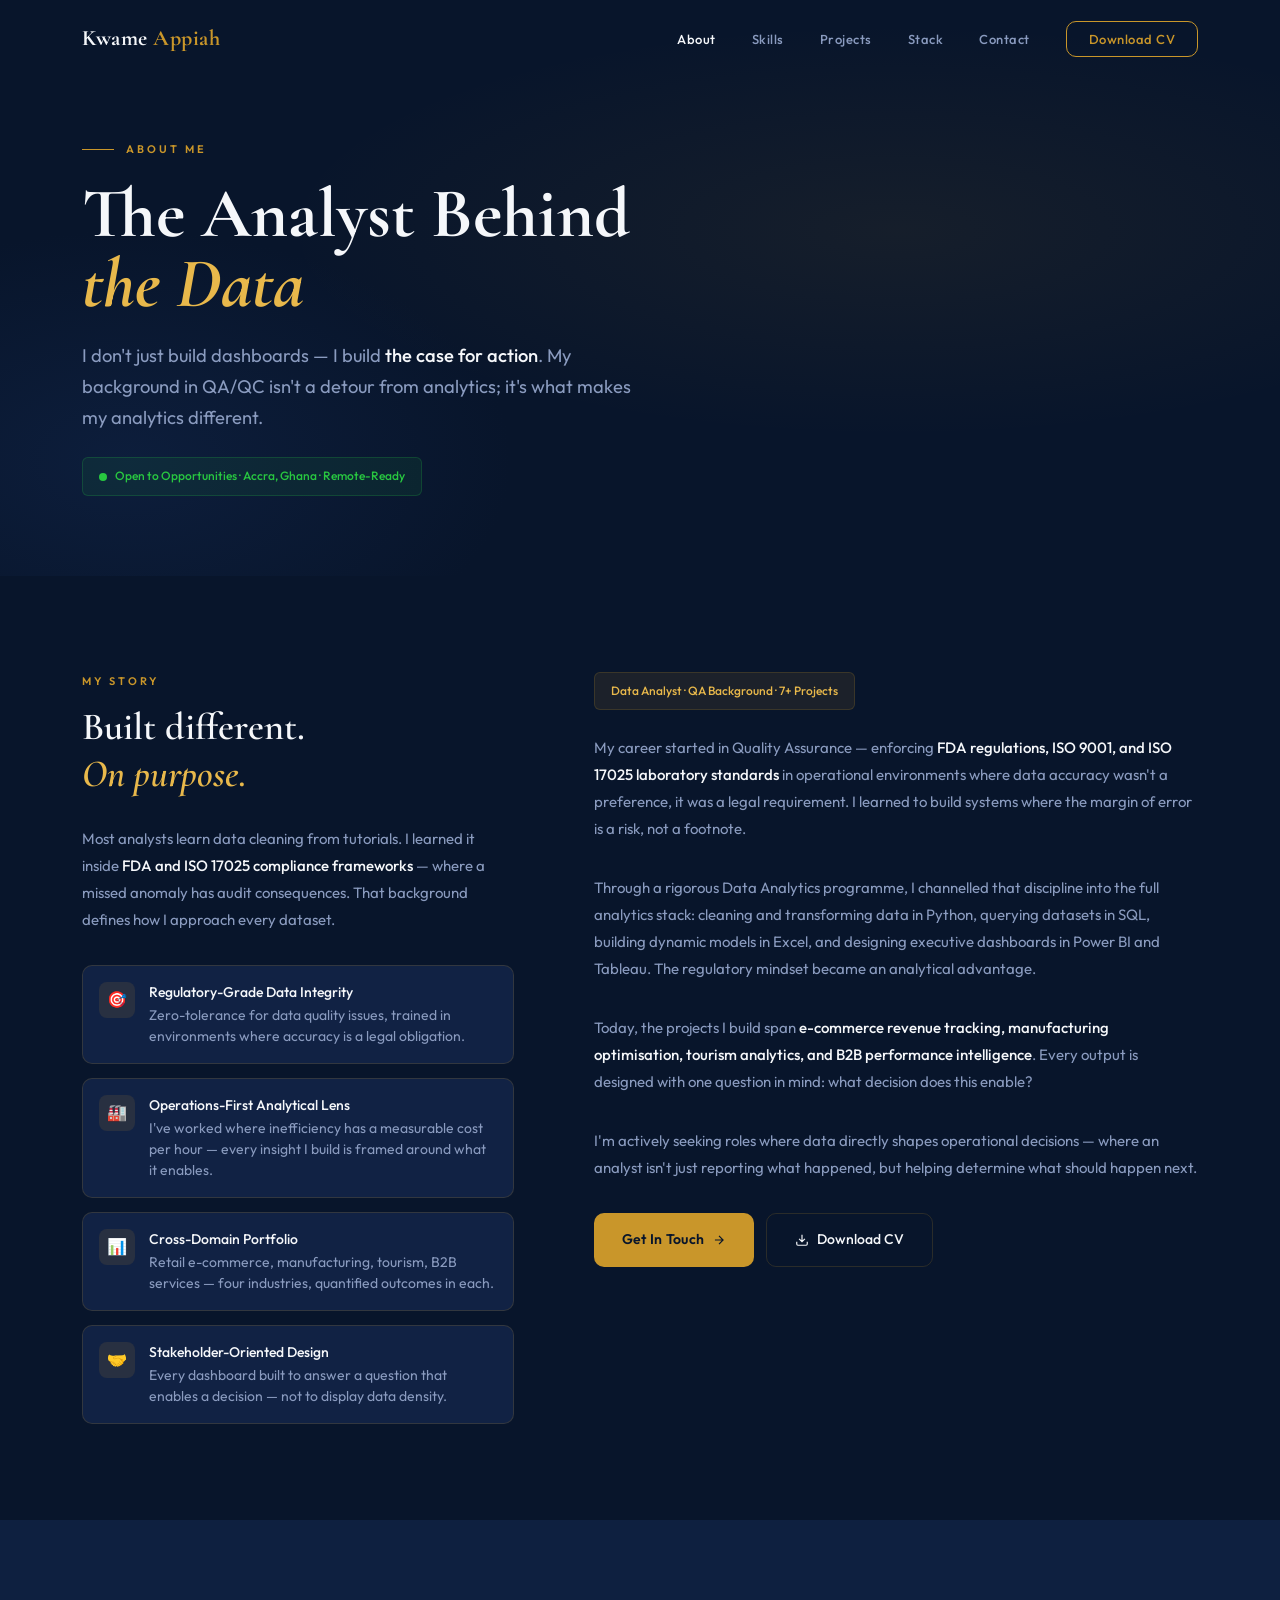
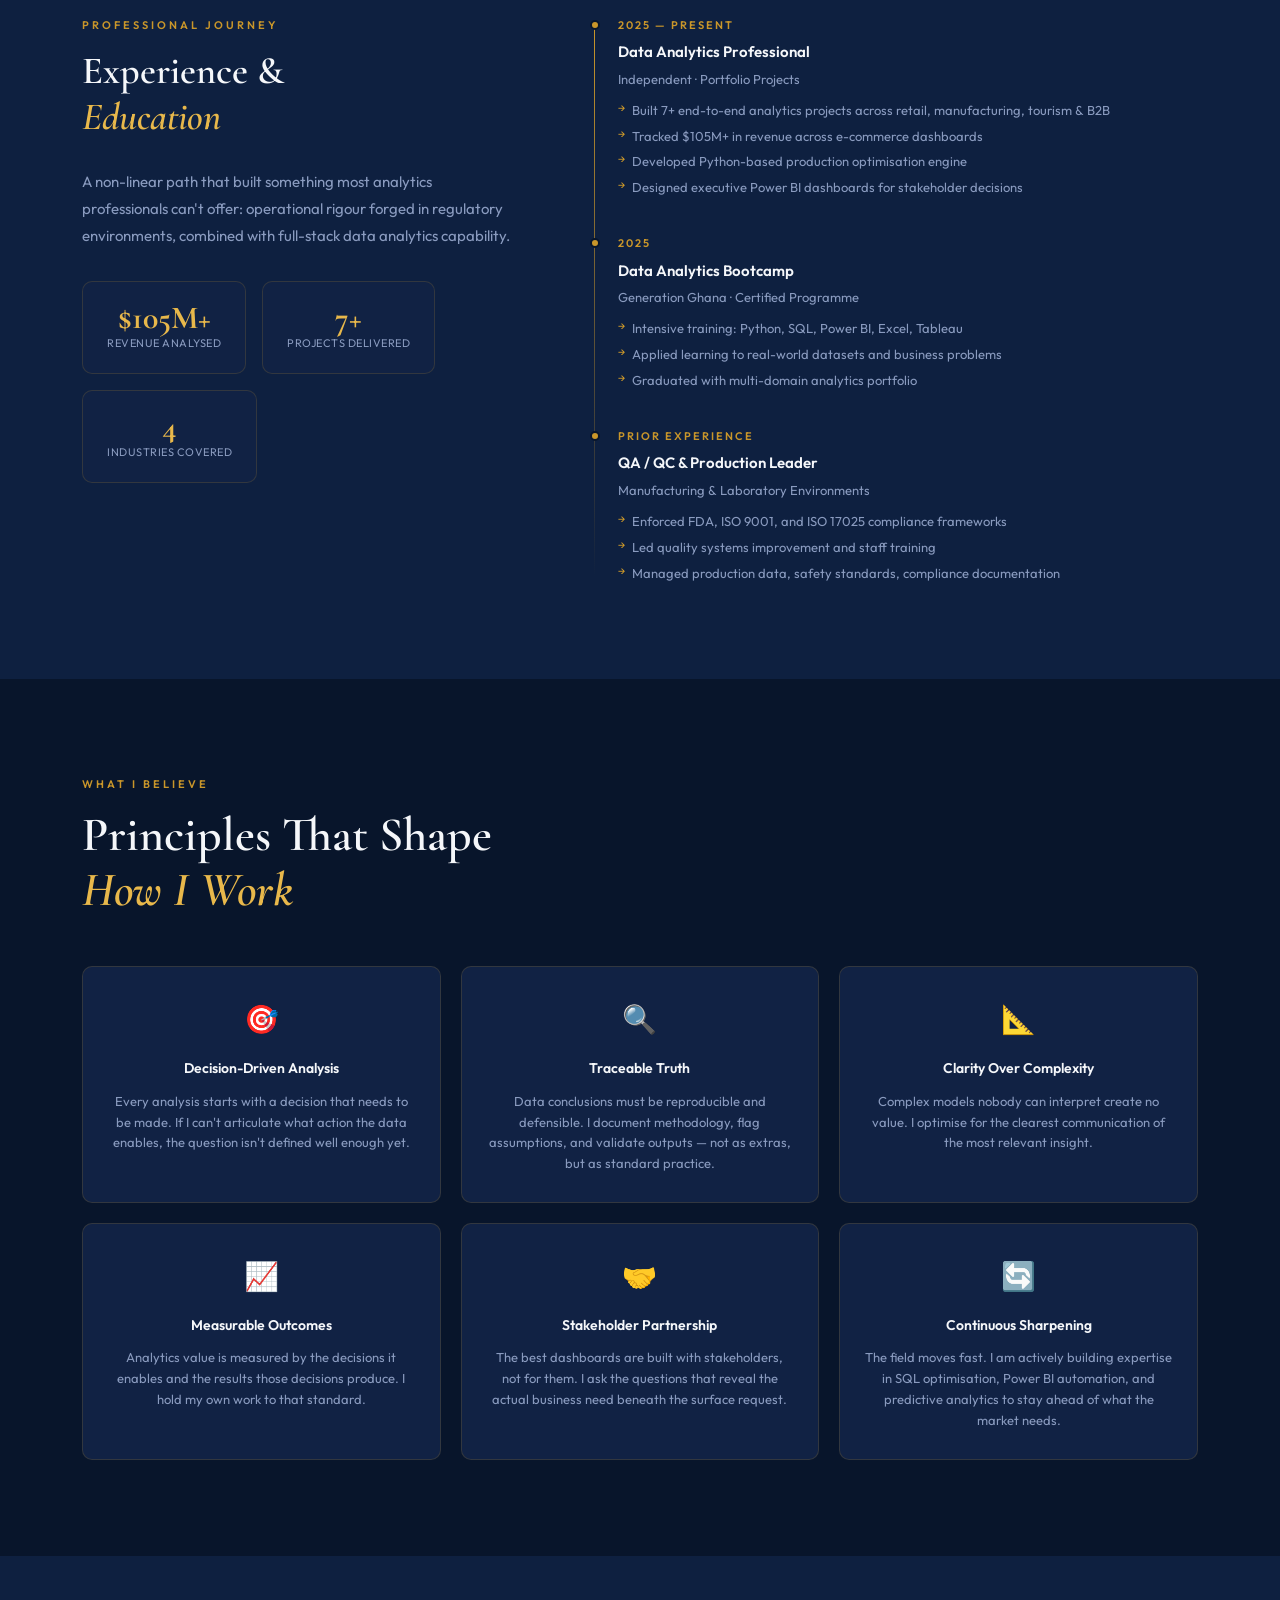
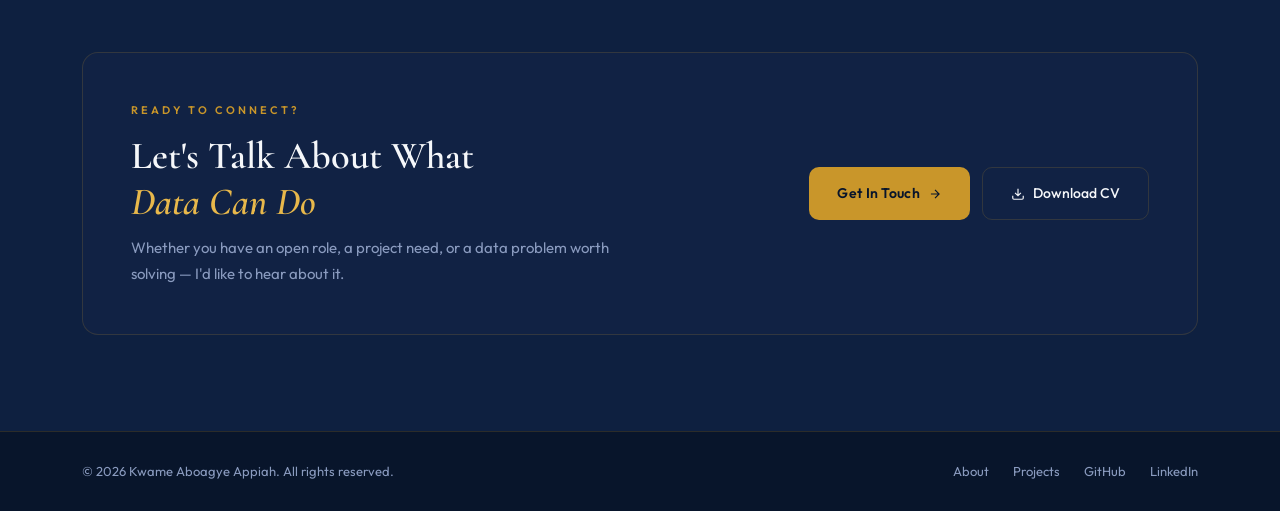
<file: about.html>
<!DOCTYPE html>
<html lang="en">
<head>
  <meta charset="UTF-8"/>
  <meta name="viewport" content="width=device-width, initial-scale=1.0"/>
  <title>About — Kwame Aboagye Appiah | Data Analyst</title>
  <meta name="description" content="Kwame Aboagye Appiah — QA-grounded Data Analyst combining ISO/FDA compliance expertise with Python, SQL, and Power BI analytics."/>
  <link rel="preconnect" href="https://fonts.googleapis.com"/>
  <link rel="preconnect" href="https://fonts.gstatic.com" crossorigin/>
  <link href="https://fonts.googleapis.com/css2?family=Cormorant+Garamond:wght@400;500;600;700&family=Outfit:wght@300;400;500;600;700&display=swap" rel="stylesheet"/>
  <link rel="stylesheet" href="style.css"/>
  <style>
    .about-two-col { display: grid; grid-template-columns: 1fr 1.4fr; gap: 80px; align-items: start; }
    .about-sticky { position: sticky; top: 100px; }
    .timeline { position: relative; padding-left: 24px; }
    .timeline::before { content: ''; position: absolute; left: 0; top: 6px; bottom: 6px; width: 1px; background: linear-gradient(180deg, var(--gold) 0%, transparent 100%); }
    .timeline-item { position: relative; margin-bottom: 36px; }
    .timeline-item:last-child { margin-bottom: 0; }
    .timeline-dot { position: absolute; left: -28px; top: 4px; width: 10px; height: 10px; border-radius: 50%; background: var(--gold); border: 2px solid var(--navy); }
    .timeline-year { font-size: 11px; font-weight: 600; letter-spacing: 2px; text-transform: uppercase; color: var(--gold); margin-bottom: 5px; }
    .timeline-role { font-size: 15px; font-weight: 600; color: var(--white); margin-bottom: 3px; }
    .timeline-org { font-size: 13px; color: var(--muted); margin-bottom: 10px; }
    .timeline-pts { display: flex; flex-direction: column; gap: 5px; }
    .timeline-pt { font-size: 13px; color: var(--muted); line-height: 1.6; padding-left: 14px; position: relative; }
    .timeline-pt::before { content: '→'; position: absolute; left: 0; color: var(--gold); font-size: 11px; }
    .values-grid { display: grid; grid-template-columns: repeat(3,1fr); gap: 20px; }
    .value-card { background: var(--navy-card); border: 1px solid var(--border); border-radius: var(--radius); padding: 28px 24px; text-align: center; transition: transform var(--transition), border-color var(--transition); }
    .value-card:hover { transform: translateY(-4px); border-color: var(--gold); }
    .value-icon { font-size: 28px; margin-bottom: 14px; display: block; }
    .value-name { font-size: 14px; font-weight: 600; color: var(--white); margin-bottom: 10px; }
    .value-desc { font-size: 13px; color: var(--muted); line-height: 1.6; }
    .avail-badge { display: inline-flex; align-items: center; gap: 8px; padding: 8px 16px; border-radius: 6px; background: rgba(40,200,64,0.08); border: 1px solid rgba(40,200,64,0.2); font-size: 12px; font-weight: 500; color: #28C840; margin-top: 24px; }
    .cta-band { background: var(--navy-card); border: 1px solid var(--border); border-radius: 16px; padding: 48px; display: flex; justify-content: space-between; align-items: center; gap: 40px; }
    .cta-band-actions { display: flex; gap: 12px; flex-shrink: 0; flex-wrap: wrap; }
    @media (max-width: 1024px) {
      .about-two-col { grid-template-columns: 1fr; }
      .about-sticky { position: static; }
      .values-grid { grid-template-columns: repeat(2,1fr); }
      .cta-band { flex-direction: column; text-align: center; }
    }
    @media (max-width: 768px) { .values-grid { grid-template-columns: 1fr; } }
  </style>
</head>
<body>

<nav id="navbar">
  <div class="container">
    <a href="index.html" class="nav-logo">Kwame <span>Appiah</span></a>
    <ul class="nav-links">
      <li><a href="about.html" class="active">About</a></li>
      <li><a href="skills.html">Skills</a></li>
      <li><a href="projects.html">Projects</a></li>
      <li><a href="stack.html">Stack</a></li>
      <li><a href="contact.html">Contact</a></li>
      <li><a href="https://docs.google.com/document/d/1Hc6uV0sCjh-FKZpTAiHxBuNFEqFKidMx/edit?usp=sharing" target="_blank" rel="noopener" class="nav-cta">Download CV</a></li>
    </ul>
    <div class="nav-hamburger" onclick="toggleMobileNav()"><span></span><span></span><span></span></div>
  </div>
</nav>

<!-- PAGE HEADER -->
<section class="page-header">
  <div class="page-header-bg"></div>
  <div class="container page-header-inner">
    <div class="page-eyebrow">
      <span class="page-eyebrow-line"></span>
      <span class="page-eyebrow-text">About Me</span>
    </div>
    <h1 class="page-h1">The Analyst Behind<br/><em>the Data</em></h1>
    <p class="page-sub">I don't just build dashboards — I build <strong>the case for action</strong>. My background in QA/QC isn't a detour from analytics; it's what makes my analytics different.</p>
    <div class="avail-badge">
      <span class="status-dot"></span>
      Open to Opportunities · Accra, Ghana · Remote-Ready
    </div>
  </div>
</section>

<!-- STORY -->
<section class="section section-navy">
  <div class="container">
    <div class="about-two-col">
      <div class="about-sticky reveal">
        <div class="section-label">My Story</div>
        <div class="about-headline">Built different.<br/><em>On purpose.</em></div>
        <p class="about-body">Most analysts learn data cleaning from tutorials. I learned it inside <strong>FDA and ISO 17025 compliance frameworks</strong> — where a missed anomaly has audit consequences. That background defines how I approach every dataset.</p>
        <div class="about-differentiators">
          <div class="differentiator">
            <div class="diff-icon">🎯</div>
            <div class="diff-text"><strong>Regulatory-Grade Data Integrity</strong>Zero-tolerance for data quality issues, trained in environments where accuracy is a legal obligation.</div>
          </div>
          <div class="differentiator">
            <div class="diff-icon">🏭</div>
            <div class="diff-text"><strong>Operations-First Analytical Lens</strong>I've worked where inefficiency has a measurable cost per hour — every insight I build is framed around what it enables.</div>
          </div>
          <div class="differentiator">
            <div class="diff-icon">📊</div>
            <div class="diff-text"><strong>Cross-Domain Portfolio</strong>Retail e-commerce, manufacturing, tourism, B2B services — four industries, quantified outcomes in each.</div>
          </div>
          <div class="differentiator">
            <div class="diff-icon">🤝</div>
            <div class="diff-text"><strong>Stakeholder-Oriented Design</strong>Every dashboard built to answer a question that enables a decision — not to display data density.</div>
          </div>
        </div>
      </div>

      <div class="reveal reveal-delay-1">
        <div class="about-role-badge">Data Analyst · QA Background · 7+ Projects</div>
        <p class="about-body">My career started in Quality Assurance — enforcing <strong>FDA regulations, ISO 9001, and ISO 17025 laboratory standards</strong> in operational environments where data accuracy wasn't a preference, it was a legal requirement. I learned to build systems where the margin of error is a risk, not a footnote.</p>
        <p class="about-body">Through a rigorous Data Analytics programme, I channelled that discipline into the full analytics stack: cleaning and transforming data in Python, querying datasets in SQL, building dynamic models in Excel, and designing executive dashboards in Power BI and Tableau. The regulatory mindset became an analytical advantage.</p>
        <p class="about-body">Today, the projects I build span <strong>e-commerce revenue tracking, manufacturing optimisation, tourism analytics, and B2B performance intelligence</strong>. Every output is designed with one question in mind: what decision does this enable?</p>
        <p class="about-body">I'm actively seeking roles where data directly shapes operational decisions — where an analyst isn't just reporting what happened, but helping determine what should happen next.</p>
        <div style="display:flex;gap:12px;flex-wrap:wrap;margin-top:8px;">
          <a href="contact.html" class="btn-primary">Get In Touch <svg width="14" height="14" viewBox="0 0 24 24" fill="none" stroke="currentColor" stroke-width="2"><path d="M5 12h14M12 5l7 7-7 7"/></svg></a>
          <a href="https://docs.google.com/document/d/1Hc6uV0sCjh-FKZpTAiHxBuNFEqFKidMx/edit?usp=sharing" target="_blank" rel="noopener" class="btn-outline"><svg width="14" height="14" viewBox="0 0 24 24" fill="none" stroke="currentColor" stroke-width="2"><path d="M21 15v4a2 2 0 01-2 2H5a2 2 0 01-2-2v-4M7 10l5 5 5-5M12 15V3"/></svg>Download CV</a>
        </div>
      </div>
    </div>
  </div>
</section>

<!-- JOURNEY -->
<section class="section section-mid">
  <div class="container">
    <div class="about-two-col">
      <div class="reveal">
        <div class="section-label">Professional Journey</div>
        <div class="about-headline">Experience &amp;<br/><em>Education</em></div>
        <p class="about-body">A non-linear path that built something most analytics professionals can't offer: operational rigour forged in regulatory environments, combined with full-stack data analytics capability.</p>
        <div style="display:flex;gap:16px;flex-wrap:wrap;">
          <div style="text-align:center;padding:20px 24px;background:var(--navy-card);border:1px solid var(--border);border-radius:var(--radius);">
            <div style="font-family:var(--font-head);font-size:2rem;font-weight:700;color:var(--gold-lt);line-height:1;">$105M+</div>
            <div style="font-size:11px;color:var(--muted);text-transform:uppercase;letter-spacing:0.5px;">Revenue Analysed</div>
          </div>
          <div style="text-align:center;padding:20px 24px;background:var(--navy-card);border:1px solid var(--border);border-radius:var(--radius);">
            <div style="font-family:var(--font-head);font-size:2rem;font-weight:700;color:var(--gold-lt);line-height:1;">7+</div>
            <div style="font-size:11px;color:var(--muted);text-transform:uppercase;letter-spacing:0.5px;">Projects Delivered</div>
          </div>
          <div style="text-align:center;padding:20px 24px;background:var(--navy-card);border:1px solid var(--border);border-radius:var(--radius);">
            <div style="font-family:var(--font-head);font-size:2rem;font-weight:700;color:var(--gold-lt);line-height:1;">4</div>
            <div style="font-size:11px;color:var(--muted);text-transform:uppercase;letter-spacing:0.5px;">Industries Covered</div>
          </div>
        </div>
      </div>

      <div class="reveal reveal-delay-1">
        <div class="timeline">
          <div class="timeline-item">
            <div class="timeline-dot"></div>
            <div class="timeline-year">2025 — Present</div>
            <div class="timeline-role">Data Analytics Professional</div>
            <div class="timeline-org">Independent · Portfolio Projects</div>
            <div class="timeline-pts">
              <div class="timeline-pt">Built 7+ end-to-end analytics projects across retail, manufacturing, tourism &amp; B2B</div>
              <div class="timeline-pt">Tracked $105M+ in revenue across e-commerce dashboards</div>
              <div class="timeline-pt">Developed Python-based production optimisation engine</div>
              <div class="timeline-pt">Designed executive Power BI dashboards for stakeholder decisions</div>
            </div>
          </div>
          <div class="timeline-item">
            <div class="timeline-dot"></div>
            <div class="timeline-year">2025</div>
            <div class="timeline-role">Data Analytics Bootcamp</div>
            <div class="timeline-org">Generation Ghana · Certified Programme</div>
            <div class="timeline-pts">
              <div class="timeline-pt">Intensive training: Python, SQL, Power BI, Excel, Tableau</div>
              <div class="timeline-pt">Applied learning to real-world datasets and business problems</div>
              <div class="timeline-pt">Graduated with multi-domain analytics portfolio</div>
            </div>
          </div>
          <div class="timeline-item">
            <div class="timeline-dot"></div>
            <div class="timeline-year">Prior Experience</div>
            <div class="timeline-role">QA / QC &amp; Production Leader</div>
            <div class="timeline-org">Manufacturing &amp; Laboratory Environments</div>
            <div class="timeline-pts">
              <div class="timeline-pt">Enforced FDA, ISO 9001, and ISO 17025 compliance frameworks</div>
              <div class="timeline-pt">Led quality systems improvement and staff training</div>
              <div class="timeline-pt">Managed production data, safety standards, compliance documentation</div>
            </div>
          </div>
        </div>
      </div>
    </div>
  </div>
</section>

<!-- VALUES -->
<section class="section section-navy">
  <div class="container">
    <div class="section-label">What I Believe</div>
    <div class="section-title">Principles That Shape<br/><em>How I Work</em></div>
    <div class="values-grid">
      <div class="value-card reveal"><span class="value-icon">🎯</span><div class="value-name">Decision-Driven Analysis</div><p class="value-desc">Every analysis starts with a decision that needs to be made. If I can't articulate what action the data enables, the question isn't defined well enough yet.</p></div>
      <div class="value-card reveal reveal-delay-1"><span class="value-icon">🔍</span><div class="value-name">Traceable Truth</div><p class="value-desc">Data conclusions must be reproducible and defensible. I document methodology, flag assumptions, and validate outputs — not as extras, but as standard practice.</p></div>
      <div class="value-card reveal reveal-delay-2"><span class="value-icon">📐</span><div class="value-name">Clarity Over Complexity</div><p class="value-desc">Complex models nobody can interpret create no value. I optimise for the clearest communication of the most relevant insight.</p></div>
      <div class="value-card reveal"><span class="value-icon">📈</span><div class="value-name">Measurable Outcomes</div><p class="value-desc">Analytics value is measured by the decisions it enables and the results those decisions produce. I hold my own work to that standard.</p></div>
      <div class="value-card reveal reveal-delay-1"><span class="value-icon">🤝</span><div class="value-name">Stakeholder Partnership</div><p class="value-desc">The best dashboards are built with stakeholders, not for them. I ask the questions that reveal the actual business need beneath the surface request.</p></div>
      <div class="value-card reveal reveal-delay-2"><span class="value-icon">🔄</span><div class="value-name">Continuous Sharpening</div><p class="value-desc">The field moves fast. I am actively building expertise in SQL optimisation, Power BI automation, and predictive analytics to stay ahead of what the market needs.</p></div>
    </div>
  </div>
</section>

<!-- CTA -->
<section class="section section-mid">
  <div class="container">
    <div class="cta-band reveal">
      <div>
        <div class="section-label">Ready to Connect?</div>
        <div class="about-headline" style="margin-bottom:10px;">Let's Talk About What<br/><em>Data Can Do</em></div>
        <p style="font-size:15px;color:var(--muted);max-width:480px;line-height:1.7;">Whether you have an open role, a project need, or a data problem worth solving — I'd like to hear about it.</p>
      </div>
      <div class="cta-band-actions">
        <a href="contact.html" class="btn-primary">Get In Touch <svg width="14" height="14" viewBox="0 0 24 24" fill="none" stroke="currentColor" stroke-width="2"><path d="M5 12h14M12 5l7 7-7 7"/></svg></a>
        <a href="https://docs.google.com/document/d/1Hc6uV0sCjh-FKZpTAiHxBuNFEqFKidMx/edit?usp=sharing" target="_blank" rel="noopener" class="btn-outline"><svg width="14" height="14" viewBox="0 0 24 24" fill="none" stroke="currentColor" stroke-width="2"><path d="M21 15v4a2 2 0 01-2 2H5a2 2 0 01-2-2v-4M7 10l5 5 5-5M12 15V3"/></svg>Download CV</a>
      </div>
    </div>
  </div>
</section>

<footer>
  <div class="container">
    <div class="footer-inner">
      <div class="footer-copy">© 2026 Kwame Aboagye Appiah. All rights reserved.</div>
      <div class="footer-links">
        <a href="about.html">About</a>
        <a href="projects.html">Projects</a>
        <a href="https://github.com/Aboagye-Kwame-Appiah" target="_blank" rel="noopener">GitHub</a>
        <a href="https://www.linkedin.com/in/aboagye-kwame-appiah-990545200" target="_blank" rel="noopener">LinkedIn</a>
      </div>
    </div>
  </div>
</footer>

<script src="nav.js"></script>
<script>
  const reveals = document.querySelectorAll('.reveal');
  const obs = new IntersectionObserver(e => e.forEach(el => { if(el.isIntersecting) el.target.classList.add('visible'); }), {threshold:0.1});
  reveals.forEach(el => obs.observe(el));
</script>
</body>
</html>
</file>
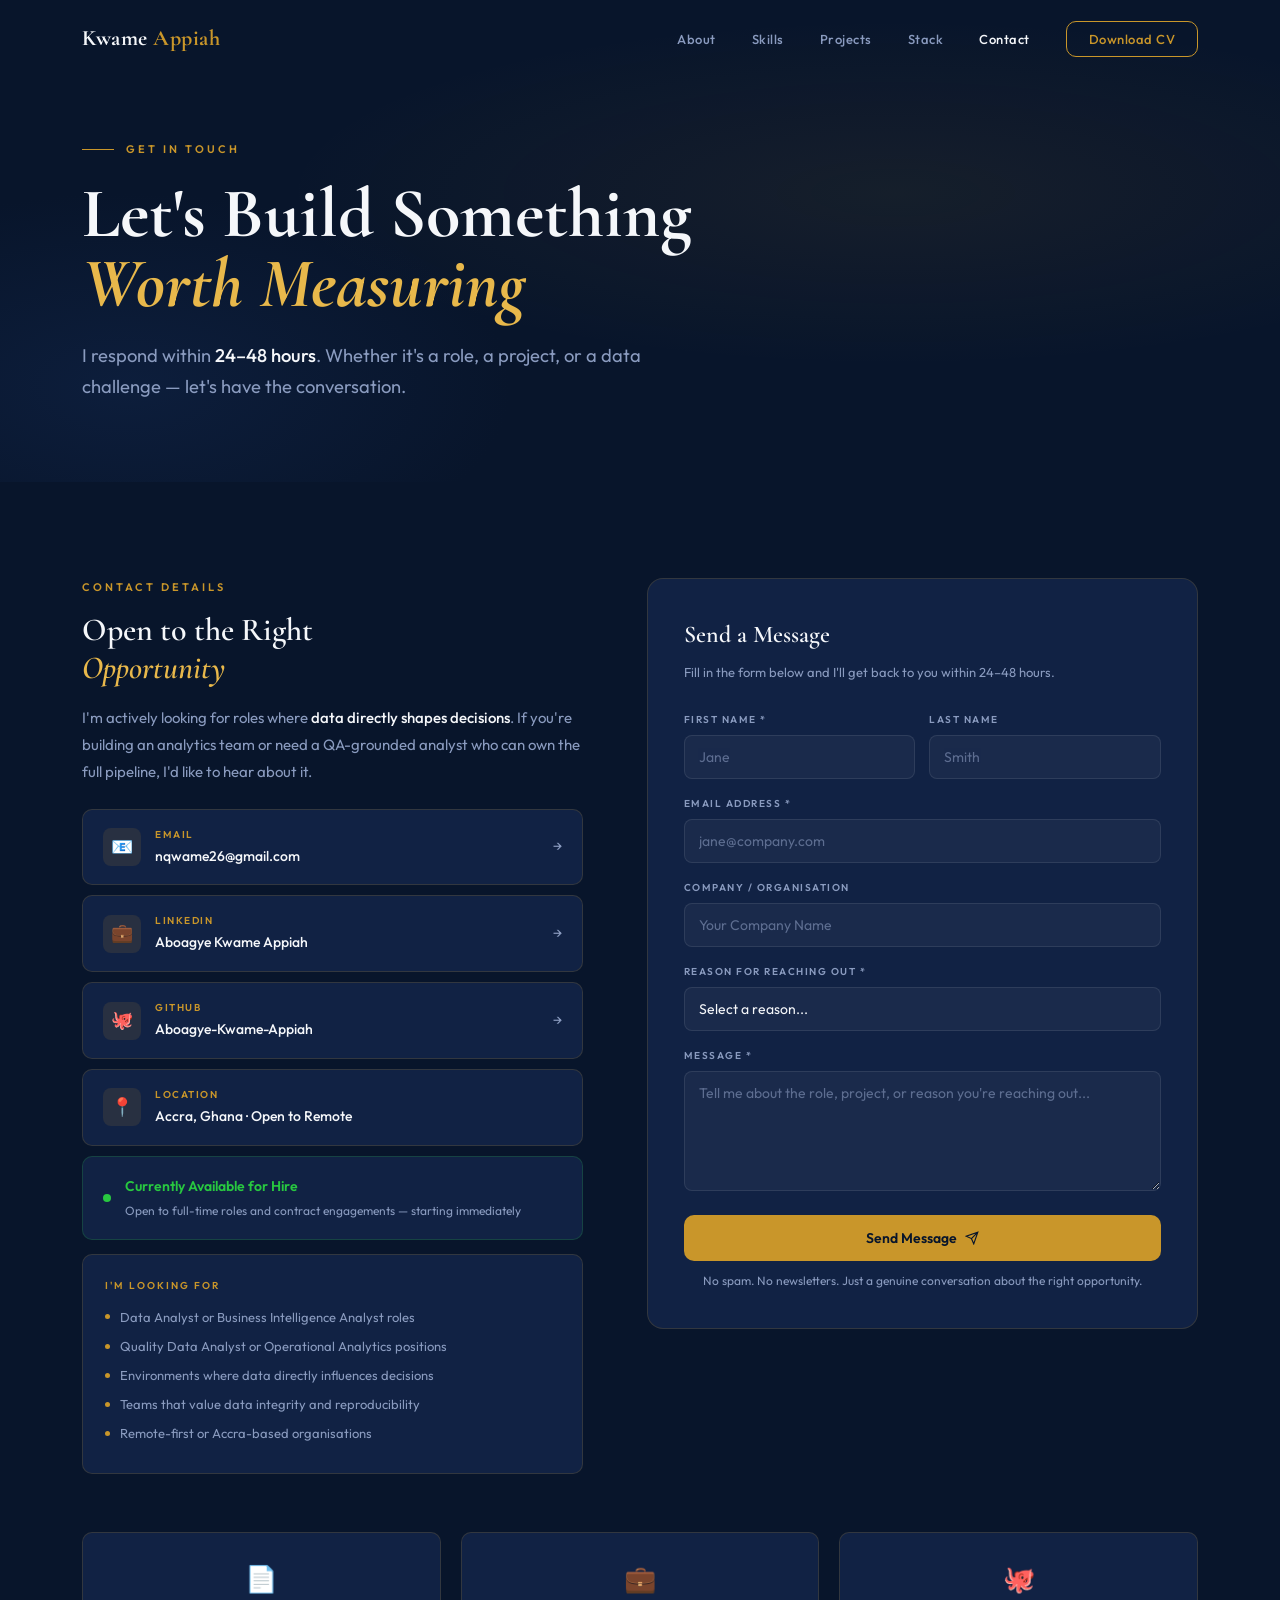
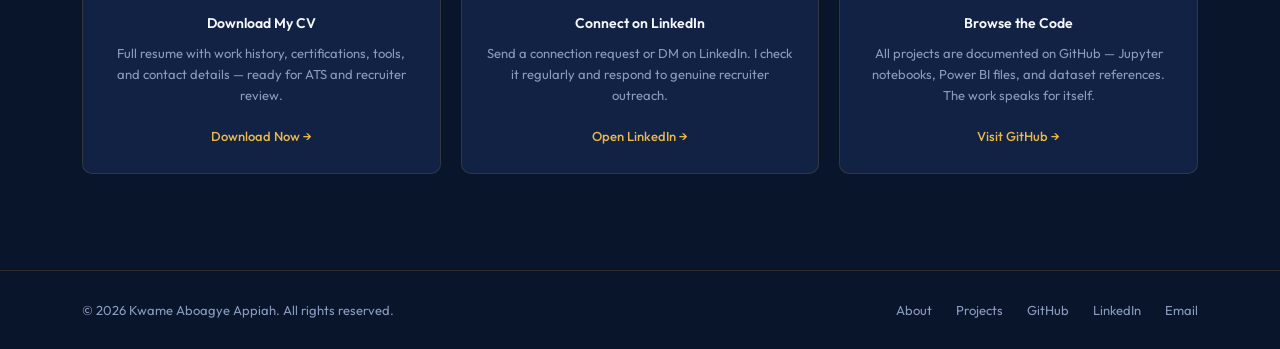
<file: contact.html>
<!DOCTYPE html>
<html lang="en">
<head>
  <meta charset="UTF-8"/>
  <meta name="viewport" content="width=device-width, initial-scale=1.0"/>
  <title>Contact — Kwame Aboagye Appiah | Data Analyst</title>
  <meta name="description" content="Contact Kwame Aboagye Appiah — open to Data Analyst, BI Analyst, and Quality Data Analyst roles. Based in Accra, Ghana. Remote-ready."/>
  <link rel="preconnect" href="https://fonts.googleapis.com"/>
  <link rel="preconnect" href="https://fonts.gstatic.com" crossorigin/>
  <link href="https://fonts.googleapis.com/css2?family=Cormorant+Garamond:wght@400;500;600;700&family=Outfit:wght@300;400;500;600;700&display=swap" rel="stylesheet"/>
  <link rel="stylesheet" href="style.css"/>
  <style>
    .contact-layout { display:grid; grid-template-columns:1fr 1.1fr; gap:64px; align-items:start; }
    /* detail cards */
    .contact-detail-link { background:var(--navy-card); border:1px solid var(--border); border-radius:var(--radius); padding:16px 20px; display:flex; align-items:center; gap:14px; text-decoration:none; margin-bottom:10px; transition:border-color var(--transition); }
    .contact-detail-link:hover { border-color:var(--gold); }
    .cd-icon { width:38px; height:38px; border-radius:8px; background:rgba(201,150,42,0.12); display:flex; align-items:center; justify-content:center; font-size:18px; flex-shrink:0; }
    .cd-arrow { margin-left:auto; color:var(--muted); font-size:14px; flex-shrink:0; }
    /* availability */
    .avail-card { background:var(--navy-card); border:1px solid rgba(40,200,64,0.2); border-radius:var(--radius); padding:18px 20px; display:flex; align-items:center; gap:14px; margin-bottom:14px; }
    .avail-title { font-size:14px; font-weight:600; color:#28C840; margin-bottom:2px; }
    .avail-sub { font-size:12px; color:var(--muted); }
    /* looking for */
    .looking-for { background:var(--navy-card); border:1px solid var(--border); border-radius:var(--radius); padding:22px; margin-bottom:10px; }
    .lf-title { font-size:10px; font-weight:600; letter-spacing:2px; text-transform:uppercase; color:var(--gold); margin-bottom:12px; }
    .lf-item { display:flex; align-items:center; gap:10px; font-size:13px; color:var(--muted); margin-bottom:7px; }
    .lf-dot { width:5px; height:5px; border-radius:50%; background:var(--gold); flex-shrink:0; }
    /* form */
    .form-box { background:var(--navy-card); border:1px solid var(--border); border-radius:16px; padding:36px; }
    .form-box-title { font-family:var(--font-head); font-size:1.5rem; font-weight:600; color:var(--white); margin-bottom:5px; }
    .form-box-sub { font-size:13px; color:var(--muted); margin-bottom:28px; }
    .form-row { display:grid; grid-template-columns:1fr 1fr; gap:14px; margin-bottom:16px; }
    .form-group { margin-bottom:16px; }
    .form-label { display:block; font-size:10px; font-weight:600; letter-spacing:1.5px; text-transform:uppercase; color:var(--muted); margin-bottom:7px; }
    .form-input, .form-textarea, .form-select { width:100%; background:rgba(255,255,255,0.04); border:1px solid rgba(255,255,255,0.09); border-radius:8px; padding:12px 14px; font-size:14px; font-family:var(--font-body); color:var(--white); outline:none; transition:border-color var(--transition), background var(--transition); appearance:none; }
    .form-input:focus, .form-textarea:focus, .form-select:focus { border-color:var(--gold); background:rgba(201,150,42,0.04); }
    .form-input::placeholder, .form-textarea::placeholder { color:var(--muted); opacity:0.6; }
    .form-textarea { resize:vertical; min-height:120px; }
    .form-select option { background:var(--navy-card); color:var(--white); }
    .form-submit { width:100%; padding:14px; background:var(--gold); color:var(--navy); border:none; border-radius:var(--radius); font-size:14px; font-weight:600; cursor:pointer; font-family:var(--font-body); display:flex; align-items:center; justify-content:center; gap:8px; transition:background var(--transition), transform var(--transition); }
    .form-submit:hover { background:var(--gold-lt); transform:translateY(-1px); }
    .form-note { font-size:12px; color:var(--muted); text-align:center; margin-top:10px; }
    /* success state */
    .form-success { display:none; text-align:center; padding:36px 20px; }
    .form-success-icon { font-size:44px; margin-bottom:14px; display:block; }
    .form-success-title { font-family:var(--font-head); font-size:1.4rem; font-weight:600; color:var(--white); margin-bottom:8px; }
    .form-success-text { font-size:14px; color:var(--muted); }
    /* quick ctas */
    .quick-ctas { display:grid; grid-template-columns:repeat(3,1fr); gap:20px; margin-top:48px; }
    .quick-cta { background:var(--navy-card); border:1px solid var(--border); border-radius:var(--radius); padding:24px; text-align:center; transition:border-color var(--transition), transform var(--transition); display:block; }
    .quick-cta:hover { border-color:var(--gold); transform:translateY(-4px); }
    .qc-icon { font-size:26px; margin-bottom:10px; display:block; }
    .qc-title { font-size:14px; font-weight:600; color:var(--white); margin-bottom:8px; }
    .qc-desc { font-size:13px; color:var(--muted); margin-bottom:16px; line-height:1.6; }
    .qc-cta { font-size:13px; font-weight:500; color:var(--gold-lt); }
    @media (max-width:1024px) { .contact-layout{grid-template-columns:1fr;} .quick-ctas{grid-template-columns:1fr;} }
    @media (max-width:768px) { .form-row{grid-template-columns:1fr;} .form-box{padding:24px 18px;} }
  </style>
</head>
<body>

<nav id="navbar">
  <div class="container">
    <a href="index.html" class="nav-logo">Kwame <span>Appiah</span></a>
    <ul class="nav-links">
      <li><a href="about.html">About</a></li>
      <li><a href="skills.html">Skills</a></li>
      <li><a href="projects.html">Projects</a></li>
      <li><a href="stack.html">Stack</a></li>
      <li><a href="contact.html" class="active">Contact</a></li>
      <li><a href="https://docs.google.com/document/d/1Hc6uV0sCjh-FKZpTAiHxBuNFEqFKidMx/edit?usp=sharing" target="_blank" rel="noopener" class="nav-cta">Download CV</a></li>
    </ul>
    <div class="nav-hamburger" onclick="toggleMobileNav()"><span></span><span></span><span></span></div>
  </div>
</nav>

<section class="page-header">
  <div class="page-header-bg"></div>
  <div class="container page-header-inner">
    <div class="page-eyebrow"><span class="page-eyebrow-line"></span><span class="page-eyebrow-text">Get In Touch</span></div>
    <h1 class="page-h1">Let's Build Something<br/><em>Worth Measuring</em></h1>
    <p class="page-sub">I respond within <strong>24–48 hours</strong>. Whether it's a role, a project, or a data challenge — let's have the conversation.</p>
  </div>
</section>

<section class="section section-navy">
  <div class="container">
    <div class="contact-layout">

      <!-- LEFT -->
      <div class="reveal">
        <div class="section-label">Contact Details</div>
        <div class="about-headline" style="font-size:clamp(1.5rem,2.5vw,2rem);margin-bottom:16px;">Open to the Right<br/><em>Opportunity</em></div>
        <p style="font-size:15px;color:var(--muted);line-height:1.8;margin-bottom:24px;">I'm actively looking for roles where <strong style="color:var(--white);font-weight:500;">data directly shapes decisions</strong>. If you're building an analytics team or need a QA-grounded analyst who can own the full pipeline, I'd like to hear about it.</p>

        <a href="mailto:nqwame26@gmail.com" class="contact-detail-link">
          <div class="cd-icon">📧</div>
          <div><div class="cd-label" style="font-size:10px;font-weight:600;text-transform:uppercase;letter-spacing:1.5px;color:var(--gold);margin-bottom:2px;">Email</div><div class="cd-value" style="font-size:14px;font-weight:500;color:var(--white);">nqwame26@gmail.com</div></div>
          <span class="cd-arrow">→</span>
        </a>
        <a href="https://www.linkedin.com/in/aboagye-kwame-appiah-990545200" target="_blank" rel="noopener" class="contact-detail-link">
          <div class="cd-icon">💼</div>
          <div><div class="cd-label" style="font-size:10px;font-weight:600;text-transform:uppercase;letter-spacing:1.5px;color:var(--gold);margin-bottom:2px;">LinkedIn</div><div class="cd-value" style="font-size:14px;font-weight:500;color:var(--white);">Aboagye Kwame Appiah</div></div>
          <span class="cd-arrow">→</span>
        </a>
        <a href="https://github.com/Aboagye-Kwame-Appiah" target="_blank" rel="noopener" class="contact-detail-link">
          <div class="cd-icon">🐙</div>
          <div><div class="cd-label" style="font-size:10px;font-weight:600;text-transform:uppercase;letter-spacing:1.5px;color:var(--gold);margin-bottom:2px;">GitHub</div><div class="cd-value" style="font-size:14px;font-weight:500;color:var(--white);">Aboagye-Kwame-Appiah</div></div>
          <span class="cd-arrow">→</span>
        </a>
        <a class="contact-detail-link" style="cursor:default;">
          <div class="cd-icon">📍</div>
          <div><div class="cd-label" style="font-size:10px;font-weight:600;text-transform:uppercase;letter-spacing:1.5px;color:var(--gold);margin-bottom:2px;">Location</div><div class="cd-value" style="font-size:14px;font-weight:500;color:var(--white);">Accra, Ghana · Open to Remote</div></div>
        </a>

        <div class="avail-card">
          <span class="status-dot"></span>
          <div><div class="avail-title">Currently Available for Hire</div><div class="avail-sub">Open to full-time roles and contract engagements — starting immediately</div></div>
        </div>

        <div class="looking-for">
          <div class="lf-title">I'm Looking For</div>
          <div class="lf-item"><span class="lf-dot"></span>Data Analyst or Business Intelligence Analyst roles</div>
          <div class="lf-item"><span class="lf-dot"></span>Quality Data Analyst or Operational Analytics positions</div>
          <div class="lf-item"><span class="lf-dot"></span>Environments where data directly influences decisions</div>
          <div class="lf-item"><span class="lf-dot"></span>Teams that value data integrity and reproducibility</div>
          <div class="lf-item"><span class="lf-dot"></span>Remote-first or Accra-based organisations</div>
        </div>
      </div>

      <!-- RIGHT: FORM -->
      <div class="form-box reveal reveal-delay-1">
        <div id="form-content">
          <div class="form-box-title">Send a Message</div>
          <p class="form-box-sub">Fill in the form below and I'll get back to you within 24–48 hours.</p>

          <div class="form-row">
            <div><label class="form-label" for="fname">First Name *</label><input class="form-input" type="text" id="fname" placeholder="Jane" required/></div>
            <div><label class="form-label" for="lname">Last Name</label><input class="form-input" type="text" id="lname" placeholder="Smith"/></div>
          </div>
          <div class="form-group"><label class="form-label" for="email">Email Address *</label><input class="form-input" type="email" id="email" placeholder="jane@company.com" required/></div>
          <div class="form-group"><label class="form-label" for="company">Company / Organisation</label><input class="form-input" type="text" id="company" placeholder="Your Company Name"/></div>
          <div class="form-group">
            <label class="form-label" for="reason">Reason for Reaching Out *</label>
            <select class="form-select" id="reason" required>
              <option value="" disabled selected>Select a reason...</option>
              <option value="job">Job Opportunity / Recruitment</option>
              <option value="contract">Contract / Freelance Work</option>
              <option value="collab">Analytics Collaboration</option>
              <option value="feedback">Portfolio Feedback</option>
              <option value="other">Other</option>
            </select>
          </div>
          <div class="form-group"><label class="form-label" for="message">Message *</label><textarea class="form-textarea" id="message" placeholder="Tell me about the role, project, or reason you're reaching out..." required></textarea></div>
          <button class="form-submit" onclick="handleSubmit(event)">Send Message <svg width="14" height="14" viewBox="0 0 24 24" fill="none" stroke="currentColor" stroke-width="2"><path d="M22 2L11 13M22 2l-7 20-4-9-9-4 20-7z"/></svg></button>
          <p class="form-note">No spam. No newsletters. Just a genuine conversation about the right opportunity.</p>
        </div>
        <div class="form-success" id="form-success">
          <span class="form-success-icon">✅</span>
          <div class="form-success-title">Message Sent!</div>
          <p class="form-success-text">Thanks for reaching out. I'll get back to you within 24–48 hours.</p>
        </div>
      </div>

    </div>

    <!-- QUICK CTAs -->
    <div class="quick-ctas">
      <a href="https://docs.google.com/document/d/1Hc6uV0sCjh-FKZpTAiHxBuNFEqFKidMx/edit?usp=sharing" target="_blank" rel="noopener" class="quick-cta">
        <span class="qc-icon">📄</span><div class="qc-title">Download My CV</div>
        <p class="qc-desc">Full resume with work history, certifications, tools, and contact details — ready for ATS and recruiter review.</p>
        <span class="qc-cta">Download Now →</span>
      </a>
      <a href="https://www.linkedin.com/in/aboagye-kwame-appiah-990545200" target="_blank" rel="noopener" class="quick-cta">
        <span class="qc-icon">💼</span><div class="qc-title">Connect on LinkedIn</div>
        <p class="qc-desc">Send a connection request or DM on LinkedIn. I check it regularly and respond to genuine recruiter outreach.</p>
        <span class="qc-cta">Open LinkedIn →</span>
      </a>
      <a href="https://github.com/Aboagye-Kwame-Appiah" target="_blank" rel="noopener" class="quick-cta">
        <span class="qc-icon">🐙</span><div class="qc-title">Browse the Code</div>
        <p class="qc-desc">All projects are documented on GitHub — Jupyter notebooks, Power BI files, and dataset references. The work speaks for itself.</p>
        <span class="qc-cta">Visit GitHub →</span>
      </a>
    </div>
  </div>
</section>

<footer>
  <div class="container">
    <div class="footer-inner">
      <div class="footer-copy">© 2026 Kwame Aboagye Appiah. All rights reserved.</div>
      <div class="footer-links">
        <a href="about.html">About</a><a href="projects.html">Projects</a>
        <a href="https://github.com/Aboagye-Kwame-Appiah" target="_blank" rel="noopener">GitHub</a>
        <a href="https://www.linkedin.com/in/aboagye-kwame-appiah-990545200" target="_blank" rel="noopener">LinkedIn</a>
        <a href="mailto:nqwame26@gmail.com">Email</a>
      </div>
    </div>
  </div>
</footer>

<script src="nav.js"></script>
<script>
  const reveals = document.querySelectorAll('.reveal');
  const obs = new IntersectionObserver(e => e.forEach(el => { if(el.isIntersecting) el.target.classList.add('visible'); }), {threshold:0.1});
  reveals.forEach(el => obs.observe(el));

  function handleSubmit(e) {
    e.preventDefault();
    const fname = document.getElementById('fname').value.trim();
    const email = document.getElementById('email').value.trim();
    const reason = document.getElementById('reason').value;
    const message = document.getElementById('message').value.trim();
    if (!fname || !email || !reason || !message) { alert('Please fill in all required fields.'); return; }
    const subject = encodeURIComponent('Portfolio Contact: ' + reason + ' from ' + fname);
    const body = encodeURIComponent('Name: ' + fname + ' ' + document.getElementById('lname').value + '\nEmail: ' + email + '\nCompany: ' + (document.getElementById('company').value || 'N/A') + '\nReason: ' + reason + '\n\nMessage:\n' + message);
    window.location.href = 'mailto:nqwame26@gmail.com?subject=' + subject + '&body=' + body;
    document.getElementById('form-content').style.display = 'none';
    document.getElementById('form-success').style.display = 'block';
  }
</script>
</body>
</html>
</file>
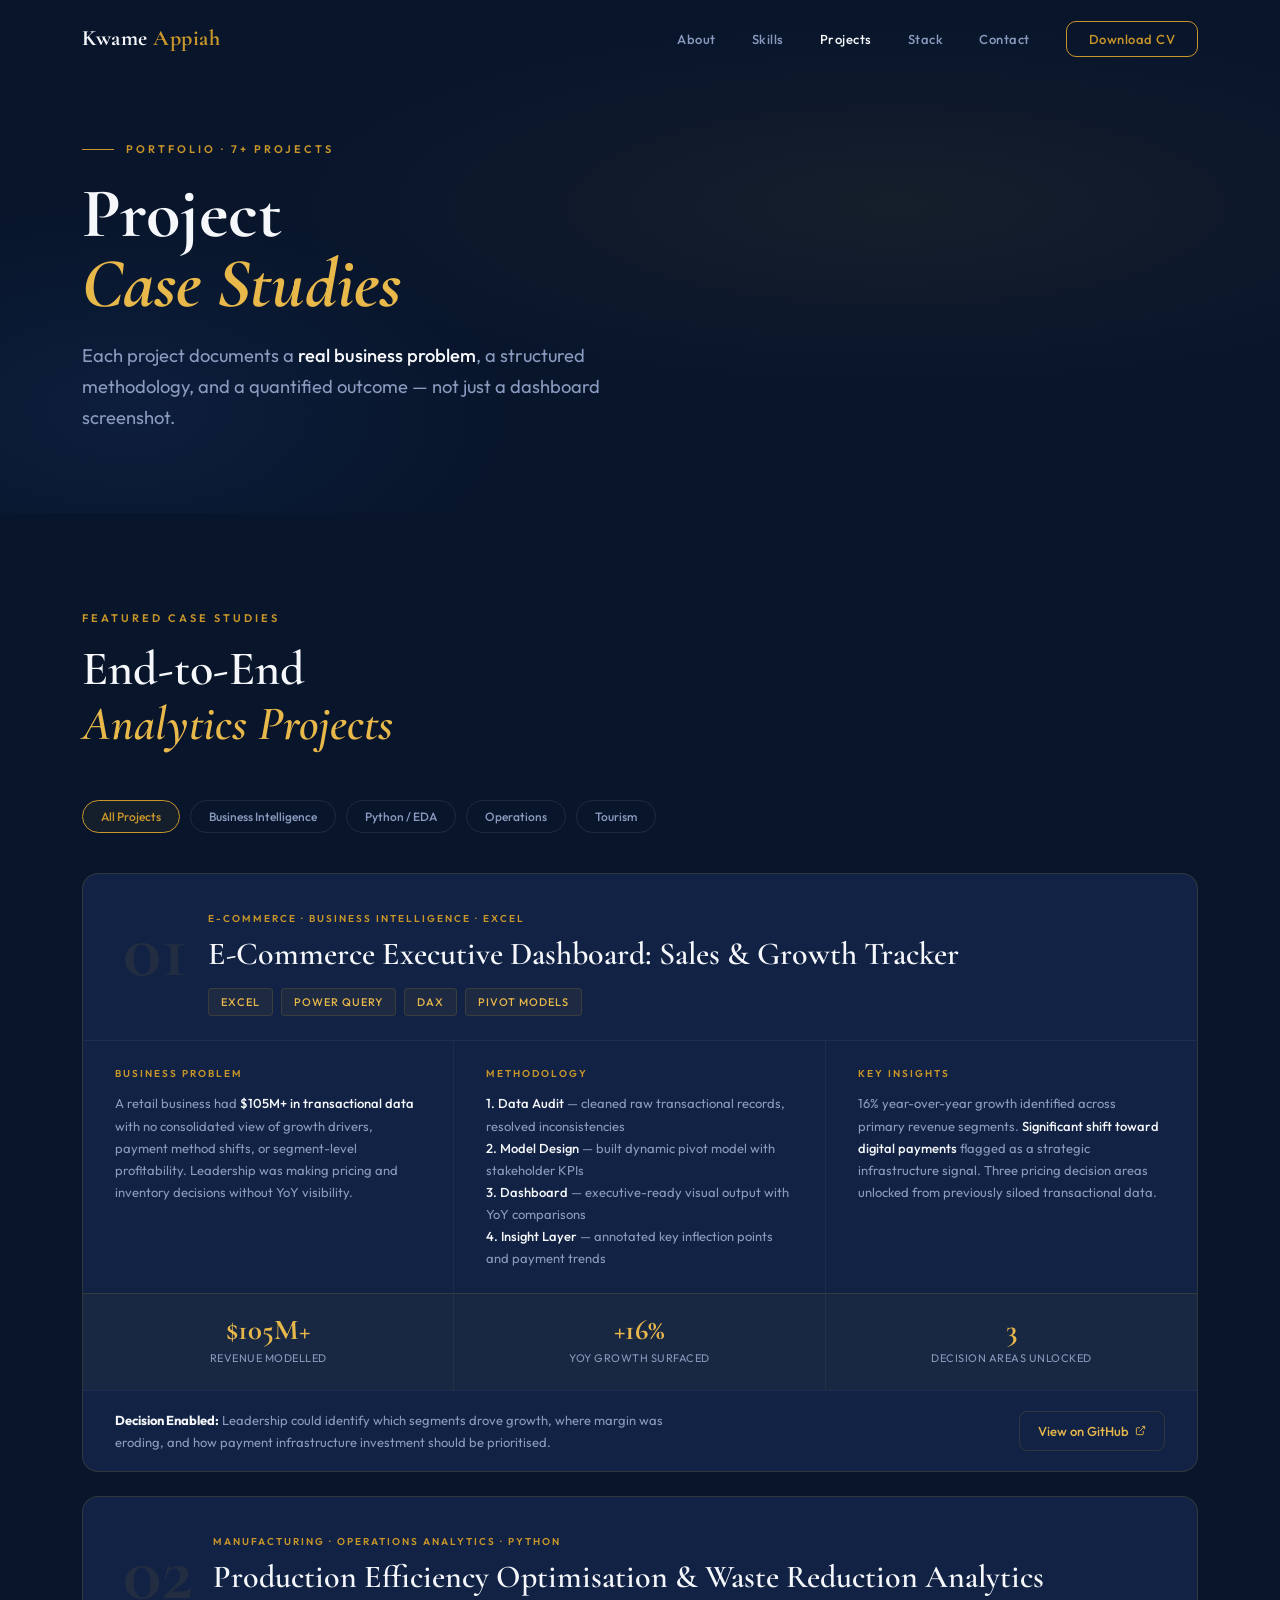
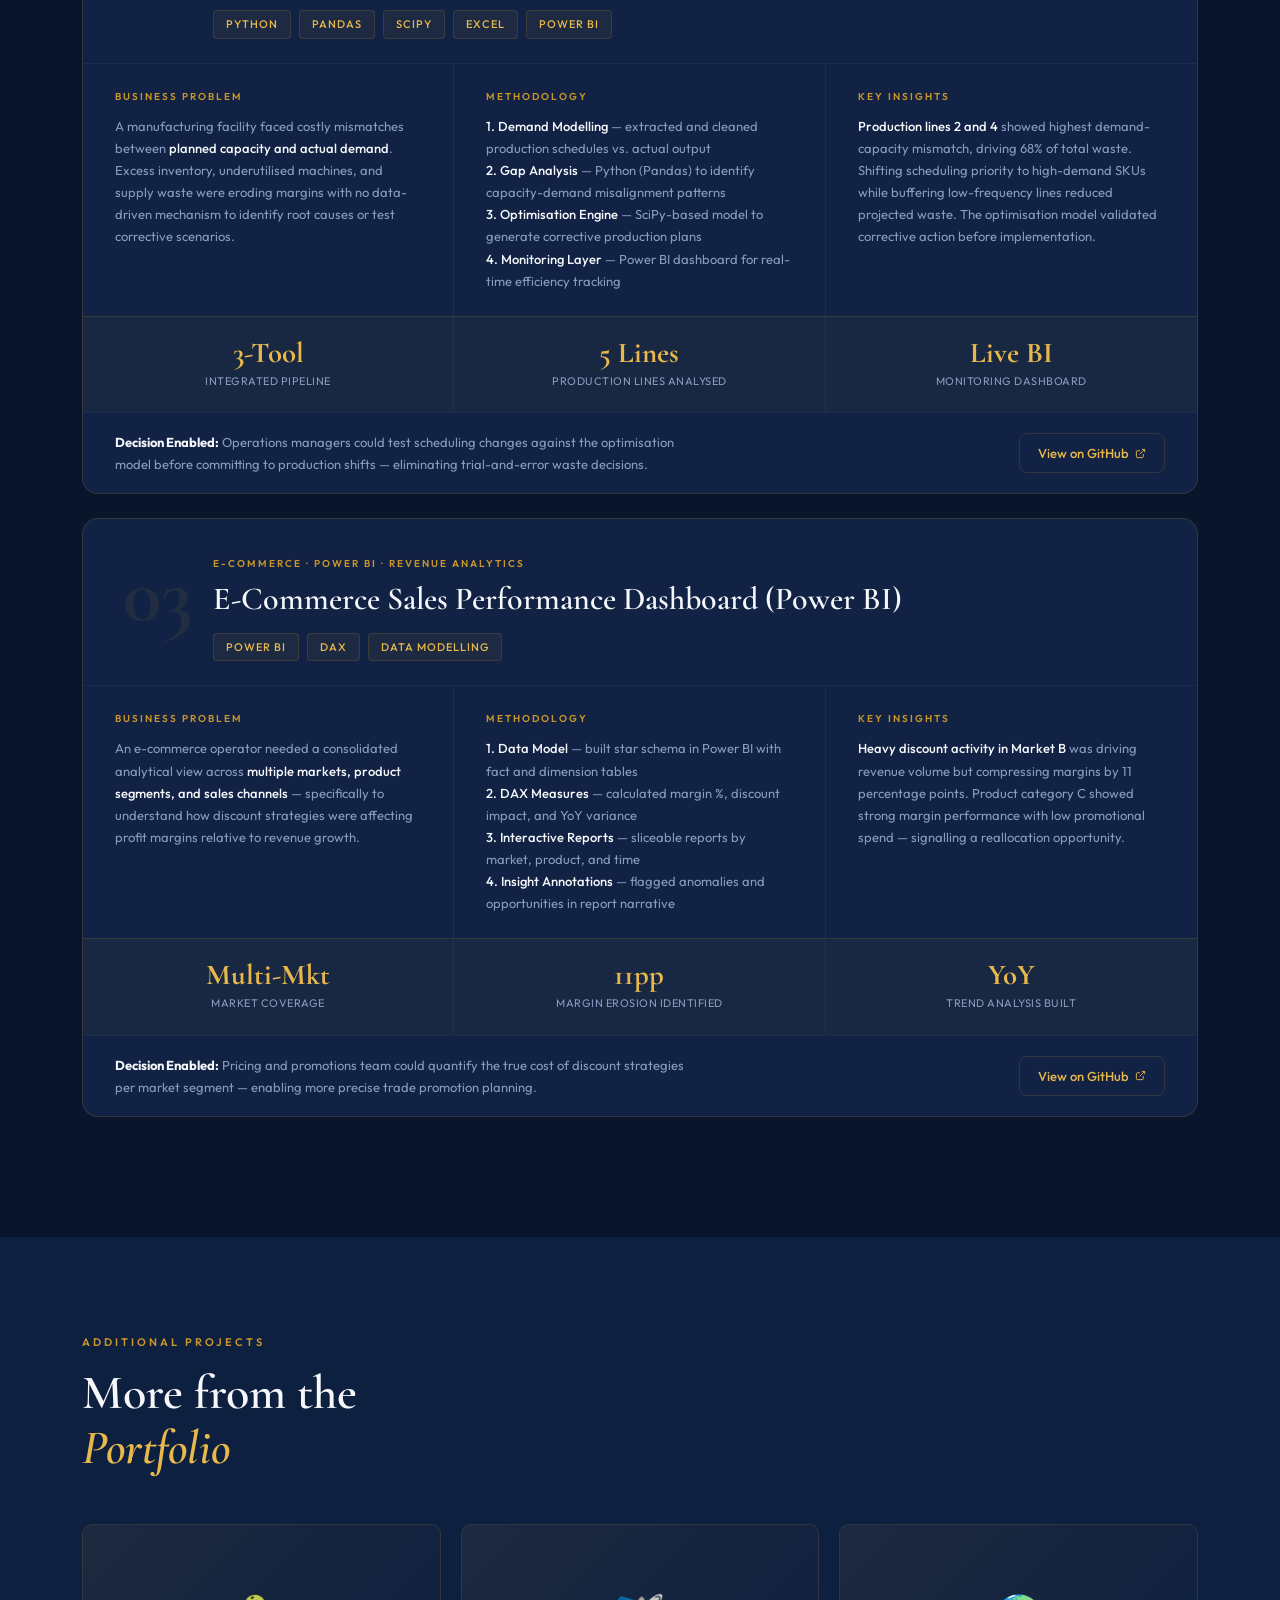
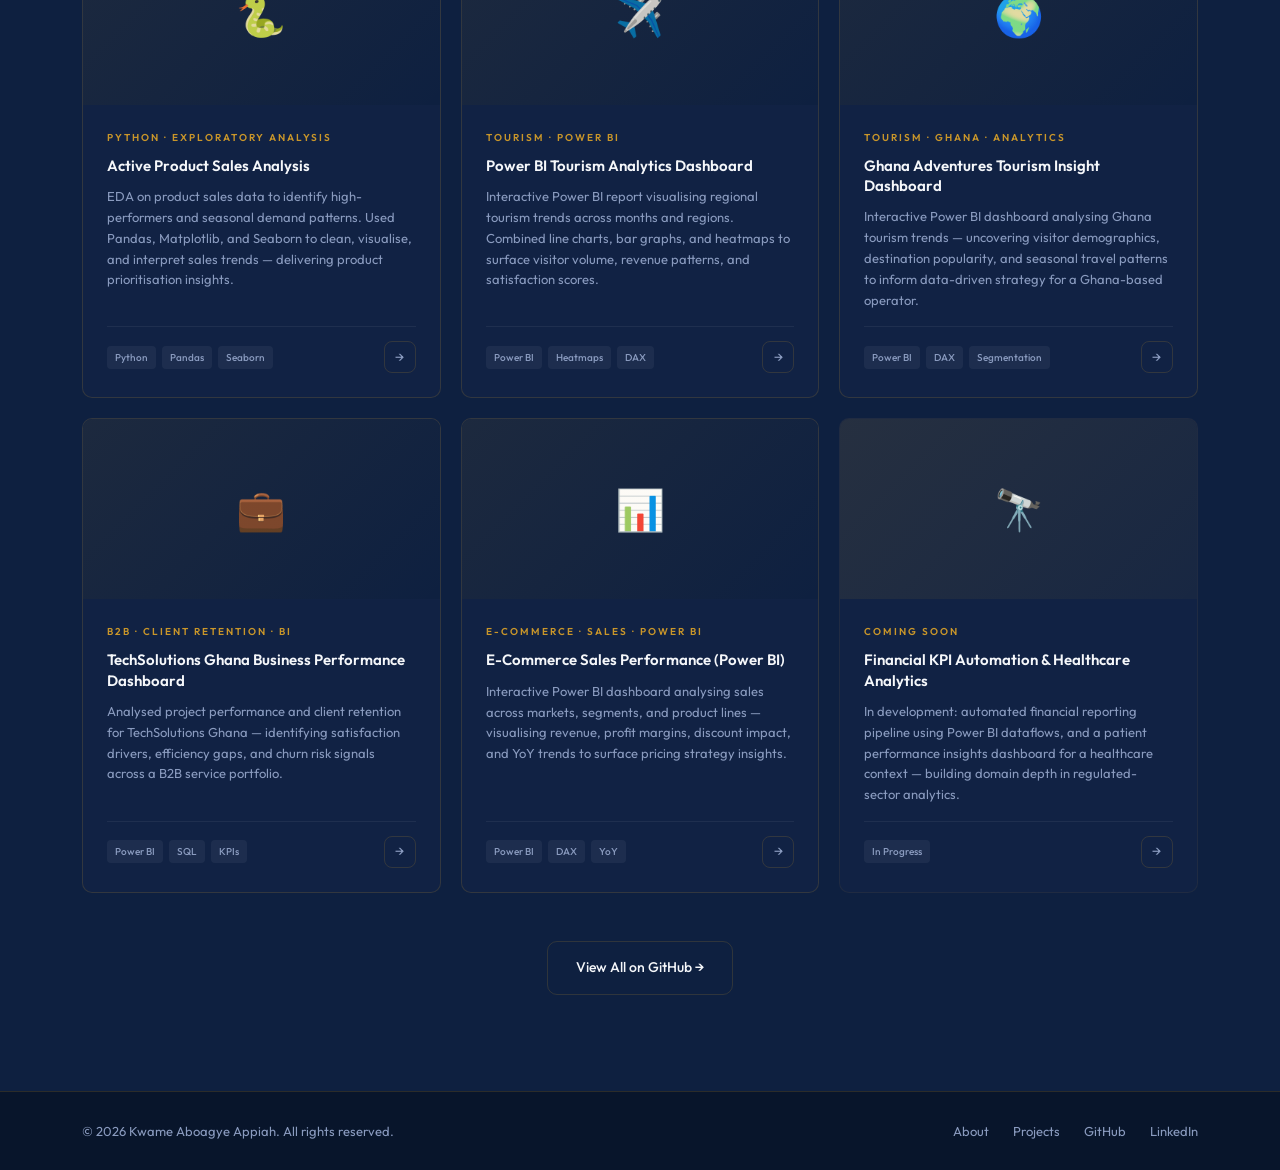
<file: projects.html>
<!DOCTYPE html>
<html lang="en">
<head>
  <meta charset="UTF-8"/>
  <meta name="viewport" content="width=device-width, initial-scale=1.0"/>
  <title>Projects — Kwame Aboagye Appiah | Data Analyst</title>
  <meta name="description" content="Full project case studies by Kwame Aboagye Appiah — e-commerce dashboards, production optimisation, tourism analytics, and B2B performance intelligence."/>
  <link rel="preconnect" href="https://fonts.googleapis.com"/>
  <link rel="preconnect" href="https://fonts.gstatic.com" crossorigin/>
  <link href="https://fonts.googleapis.com/css2?family=Cormorant+Garamond:wght@400;500;600;700&family=Outfit:wght@300;400;500;600;700&display=swap" rel="stylesheet"/>
  <link rel="stylesheet" href="style.css"/>
  <style>
    .filter-bar { display:flex; gap:10px; flex-wrap:wrap; margin-bottom:40px; }
    .filter-btn { padding:8px 18px; border:1px solid rgba(255,255,255,0.09); border-radius:100px; font-size:12px; font-weight:500; color:var(--muted); background:transparent; cursor:pointer; transition:border-color var(--transition), color var(--transition), background var(--transition); font-family:var(--font-body); }
    .filter-btn:hover, .filter-btn.active { border-color:var(--gold); color:var(--gold); background:rgba(201,150,42,0.07); }
    /* case study full-width */
    .case-study { background:var(--navy-card); border:1px solid var(--border); border-radius:16px; overflow:hidden; margin-bottom:24px; }
    .cs-top { padding:36px 40px 0; display:flex; justify-content:space-between; align-items:flex-start; gap:20px; }
    .cs-num { font-family:var(--font-head); font-size:5rem; font-weight:700; color:rgba(201,150,42,0.1); line-height:1; flex-shrink:0; }
    .cs-meta { flex:1; }
    .cs-cat { font-size:10px; font-weight:600; letter-spacing:2px; text-transform:uppercase; color:var(--gold); margin-bottom:8px; }
    .cs-title { font-family:var(--font-head); font-size:clamp(1.3rem,2.5vw,2rem); font-weight:600; line-height:1.2; color:var(--white); margin-bottom:14px; }
    .cs-body { display:grid; grid-template-columns:1fr 1fr 1fr; border-top:1px solid rgba(255,255,255,0.05); margin-top:24px; }
    .cs-col { padding:24px 32px; border-right:1px solid rgba(255,255,255,0.05); }
    .cs-col:last-child { border-right:none; }
    .cs-col-label { font-size:10px; font-weight:600; letter-spacing:2px; text-transform:uppercase; color:var(--gold); margin-bottom:10px; }
    .cs-col-text { font-size:13px; color:var(--muted); line-height:1.7; }
    .cs-col-text strong { color:var(--white); font-weight:500; }
    .cs-impact { display:grid; grid-template-columns:repeat(3,1fr); background:rgba(201,150,42,0.04); border-top:1px solid var(--border); }
    .cs-impact-item { padding:22px 28px; border-right:1px solid rgba(255,255,255,0.05); text-align:center; }
    .cs-impact-item:last-child { border-right:none; }
    .cs-impact-num { font-family:var(--font-head); font-size:1.8rem; font-weight:700; color:var(--gold-lt); line-height:1; margin-bottom:4px; }
    .cs-impact-label { font-size:11px; color:var(--muted); text-transform:uppercase; letter-spacing:0.5px; }
    .cs-foot { padding:18px 32px; display:flex; justify-content:space-between; align-items:center; border-top:1px solid rgba(255,255,255,0.05); gap:20px; flex-wrap:wrap; }
    .cs-decision { font-size:13px; color:var(--muted); max-width:580px; }
    .cs-decision strong { color:var(--white); }
    @media (max-width:1024px) { .cs-body { grid-template-columns:1fr 1fr; } .cs-col:nth-child(2){border-right:none;} .cs-col:nth-child(3){grid-column:span 2;border-right:none;border-top:1px solid rgba(255,255,255,0.05);} .cs-impact{grid-template-columns:1fr;} .cs-impact-item{border-right:none;border-bottom:1px solid rgba(255,255,255,0.05);} }
    @media (max-width:768px) { .cs-top{flex-direction:column;padding:24px 20px 0;} .cs-num{font-size:3.5rem;} .cs-body{grid-template-columns:1fr;} .cs-col{border-right:none;border-bottom:1px solid rgba(255,255,255,0.05);} .cs-col:last-child{border-bottom:none;} }
  </style>
</head>
<body>

<nav id="navbar">
  <div class="container">
    <a href="index.html" class="nav-logo">Kwame <span>Appiah</span></a>
    <ul class="nav-links">
      <li><a href="about.html">About</a></li>
      <li><a href="skills.html">Skills</a></li>
      <li><a href="projects.html" class="active">Projects</a></li>
      <li><a href="stack.html">Stack</a></li>
      <li><a href="contact.html">Contact</a></li>
      <li><a href="https://docs.google.com/document/d/1Hc6uV0sCjh-FKZpTAiHxBuNFEqFKidMx/edit?usp=sharing" target="_blank" rel="noopener" class="nav-cta">Download CV</a></li>
    </ul>
    <div class="nav-hamburger" onclick="toggleMobileNav()"><span></span><span></span><span></span></div>
  </div>
</nav>

<section class="page-header">
  <div class="page-header-bg"></div>
  <div class="container page-header-inner">
    <div class="page-eyebrow"><span class="page-eyebrow-line"></span><span class="page-eyebrow-text">Portfolio · 7+ Projects</span></div>
    <h1 class="page-h1">Project<br/><em>Case Studies</em></h1>
    <p class="page-sub">Each project documents a <strong>real business problem</strong>, a structured methodology, and a quantified outcome — not just a dashboard screenshot.</p>
  </div>
</section>

<!-- CASE STUDIES -->
<section class="section section-navy">
  <div class="container">
    <div class="section-label">Featured Case Studies</div>
    <div class="section-title">End-to-End<br/><em>Analytics Projects</em></div>

    <div class="filter-bar">
      <button class="filter-btn active" onclick="filterProjects('all',this)">All Projects</button>
      <button class="filter-btn" onclick="filterProjects('bi',this)">Business Intelligence</button>
      <button class="filter-btn" onclick="filterProjects('python',this)">Python / EDA</button>
      <button class="filter-btn" onclick="filterProjects('operations',this)">Operations</button>
      <button class="filter-btn" onclick="filterProjects('tourism',this)">Tourism</button>
    </div>

    <!-- CS1 -->
    <div class="case-study reveal" data-category="bi">
      <div class="cs-top">
        <div class="cs-num">01</div>
        <div class="cs-meta">
          <div class="cs-cat">E-Commerce · Business Intelligence · Excel</div>
          <div class="cs-title">E-Commerce Executive Dashboard: Sales &amp; Growth Tracker</div>
          <div style="display:flex;flex-wrap:wrap;gap:8px;"><span class="tag">Excel</span><span class="tag">Power Query</span><span class="tag">DAX</span><span class="tag">Pivot Models</span></div>
        </div>
      </div>
      <div class="cs-body">
        <div class="cs-col"><div class="cs-col-label">Business Problem</div><div class="cs-col-text">A retail business had <strong>$105M+ in transactional data</strong> with no consolidated view of growth drivers, payment method shifts, or segment-level profitability. Leadership was making pricing and inventory decisions without YoY visibility.</div></div>
        <div class="cs-col"><div class="cs-col-label">Methodology</div><div class="cs-col-text"><strong>1. Data Audit</strong> — cleaned raw transactional records, resolved inconsistencies<br/><strong>2. Model Design</strong> — built dynamic pivot model with stakeholder KPIs<br/><strong>3. Dashboard</strong> — executive-ready visual output with YoY comparisons<br/><strong>4. Insight Layer</strong> — annotated key inflection points and payment trends</div></div>
        <div class="cs-col"><div class="cs-col-label">Key Insights</div><div class="cs-col-text">16% year-over-year growth identified across primary revenue segments. <strong>Significant shift toward digital payments</strong> flagged as a strategic infrastructure signal. Three pricing decision areas unlocked from previously siloed transactional data.</div></div>
      </div>
      <div class="cs-impact">
        <div class="cs-impact-item"><div class="cs-impact-num">$105M+</div><div class="cs-impact-label">Revenue Modelled</div></div>
        <div class="cs-impact-item"><div class="cs-impact-num">+16%</div><div class="cs-impact-label">YoY Growth Surfaced</div></div>
        <div class="cs-impact-item"><div class="cs-impact-num">3</div><div class="cs-impact-label">Decision Areas Unlocked</div></div>
      </div>
      <div class="cs-foot">
        <div class="cs-decision"><strong>Decision Enabled:</strong> Leadership could identify which segments drove growth, where margin was eroding, and how payment infrastructure investment should be prioritised.</div>
        <a href="https://github.com/Aboagye-Kwame-Appiah/E-Commerce-Dashboard-Excel-.git" target="_blank" rel="noopener" class="fp-link">View on GitHub <svg width="11" height="11" viewBox="0 0 24 24" fill="none" stroke="currentColor" stroke-width="2"><path d="M18 13v6a2 2 0 01-2 2H5a2 2 0 01-2-2V8a2 2 0 012-2h6M15 3h6v6M10 14L21 3"/></svg></a>
      </div>
    </div>

    <!-- CS2 -->
    <div class="case-study reveal" data-category="operations">
      <div class="cs-top">
        <div class="cs-num">02</div>
        <div class="cs-meta">
          <div class="cs-cat">Manufacturing · Operations Analytics · Python</div>
          <div class="cs-title">Production Efficiency Optimisation &amp; Waste Reduction Analytics</div>
          <div style="display:flex;flex-wrap:wrap;gap:8px;"><span class="tag">Python</span><span class="tag">Pandas</span><span class="tag">SciPy</span><span class="tag">Excel</span><span class="tag">Power BI</span></div>
        </div>
      </div>
      <div class="cs-body">
        <div class="cs-col"><div class="cs-col-label">Business Problem</div><div class="cs-col-text">A manufacturing facility faced costly mismatches between <strong>planned capacity and actual demand</strong>. Excess inventory, underutilised machines, and supply waste were eroding margins with no data-driven mechanism to identify root causes or test corrective scenarios.</div></div>
        <div class="cs-col"><div class="cs-col-label">Methodology</div><div class="cs-col-text"><strong>1. Demand Modelling</strong> — extracted and cleaned production schedules vs. actual output<br/><strong>2. Gap Analysis</strong> — Python (Pandas) to identify capacity-demand misalignment patterns<br/><strong>3. Optimisation Engine</strong> — SciPy-based model to generate corrective production plans<br/><strong>4. Monitoring Layer</strong> — Power BI dashboard for real-time efficiency tracking</div></div>
        <div class="cs-col"><div class="cs-col-label">Key Insights</div><div class="cs-col-text"><strong>Production lines 2 and 4</strong> showed highest demand-capacity mismatch, driving 68% of total waste. Shifting scheduling priority to high-demand SKUs while buffering low-frequency lines reduced projected waste. The optimisation model validated corrective action before implementation.</div></div>
      </div>
      <div class="cs-impact">
        <div class="cs-impact-item"><div class="cs-impact-num">3-Tool</div><div class="cs-impact-label">Integrated Pipeline</div></div>
        <div class="cs-impact-item"><div class="cs-impact-num">5 Lines</div><div class="cs-impact-label">Production Lines Analysed</div></div>
        <div class="cs-impact-item"><div class="cs-impact-num">Live BI</div><div class="cs-impact-label">Monitoring Dashboard</div></div>
      </div>
      <div class="cs-foot">
        <div class="cs-decision"><strong>Decision Enabled:</strong> Operations managers could test scheduling changes against the optimisation model before committing to production shifts — eliminating trial-and-error waste decisions.</div>
        <a href="https://github.com/Aboagye-Kwame-Appiah/Data_Driven_Production_Optimization.git" target="_blank" rel="noopener" class="fp-link">View on GitHub <svg width="11" height="11" viewBox="0 0 24 24" fill="none" stroke="currentColor" stroke-width="2"><path d="M18 13v6a2 2 0 01-2 2H5a2 2 0 01-2-2V8a2 2 0 012-2h6M15 3h6v6M10 14L21 3"/></svg></a>
      </div>
    </div>

    <!-- CS3 -->
    <div class="case-study reveal" data-category="bi">
      <div class="cs-top">
        <div class="cs-num">03</div>
        <div class="cs-meta">
          <div class="cs-cat">E-Commerce · Power BI · Revenue Analytics</div>
          <div class="cs-title">E-Commerce Sales Performance Dashboard (Power BI)</div>
          <div style="display:flex;flex-wrap:wrap;gap:8px;"><span class="tag">Power BI</span><span class="tag">DAX</span><span class="tag">Data Modelling</span></div>
        </div>
      </div>
      <div class="cs-body">
        <div class="cs-col"><div class="cs-col-label">Business Problem</div><div class="cs-col-text">An e-commerce operator needed a consolidated analytical view across <strong>multiple markets, product segments, and sales channels</strong> — specifically to understand how discount strategies were affecting profit margins relative to revenue growth.</div></div>
        <div class="cs-col"><div class="cs-col-label">Methodology</div><div class="cs-col-text"><strong>1. Data Model</strong> — built star schema in Power BI with fact and dimension tables<br/><strong>2. DAX Measures</strong> — calculated margin %, discount impact, and YoY variance<br/><strong>3. Interactive Reports</strong> — sliceable reports by market, product, and time<br/><strong>4. Insight Annotations</strong> — flagged anomalies and opportunities in report narrative</div></div>
        <div class="cs-col"><div class="cs-col-label">Key Insights</div><div class="cs-col-text"><strong>Heavy discount activity in Market B</strong> was driving revenue volume but compressing margins by 11 percentage points. Product category C showed strong margin performance with low promotional spend — signalling a reallocation opportunity.</div></div>
      </div>
      <div class="cs-impact">
        <div class="cs-impact-item"><div class="cs-impact-num">Multi-Mkt</div><div class="cs-impact-label">Market Coverage</div></div>
        <div class="cs-impact-item"><div class="cs-impact-num">11pp</div><div class="cs-impact-label">Margin Erosion Identified</div></div>
        <div class="cs-impact-item"><div class="cs-impact-num">YoY</div><div class="cs-impact-label">Trend Analysis Built</div></div>
      </div>
      <div class="cs-foot">
        <div class="cs-decision"><strong>Decision Enabled:</strong> Pricing and promotions team could quantify the true cost of discount strategies per market segment — enabling more precise trade promotion planning.</div>
        <a href="https://github.com/Aboagye-Kwame-Appiah/E-commerce-Sales-Performance-Dashboard-Power-BI-.git" target="_blank" rel="noopener" class="fp-link">View on GitHub <svg width="11" height="11" viewBox="0 0 24 24" fill="none" stroke="currentColor" stroke-width="2"><path d="M18 13v6a2 2 0 01-2 2H5a2 2 0 01-2-2V8a2 2 0 012-2h6M15 3h6v6M10 14L21 3"/></svg></a>
      </div>
    </div>
  </div>
</section>

<!-- GRID PROJECTS -->
<section class="section section-mid">
  <div class="container">
    <div class="section-label">Additional Projects</div>
    <div class="section-title">More from the<br/><em>Portfolio</em></div>
    <div class="projects-grid">
      <div class="project-card reveal" data-category="python">
        <div class="project-img"><span>🐍</span><div class="project-img-overlay"></div></div>
        <div class="project-body">
          <div class="project-category">Python · Exploratory Analysis</div>
          <div class="project-name">Active Product Sales Analysis</div>
          <p class="project-brief">EDA on product sales data to identify high-performers and seasonal demand patterns. Used Pandas, Matplotlib, and Seaborn to clean, visualise, and interpret sales trends — delivering product prioritisation insights.</p>
          <div class="project-footer">
            <div class="project-tools"><span class="mini-tag">Python</span><span class="mini-tag">Pandas</span><span class="mini-tag">Seaborn</span></div>
            <a href="https://github.com/Aboagye-Kwame-Appiah/Active-Product-Sales-Analysis.git" target="_blank" rel="noopener" class="project-arrow">→</a>
          </div>
        </div>
      </div>

      <div class="project-card reveal reveal-delay-1" data-category="tourism">
        <div class="project-img"><span>✈️</span><div class="project-img-overlay"></div></div>
        <div class="project-body">
          <div class="project-category">Tourism · Power BI</div>
          <div class="project-name">Power BI Tourism Analytics Dashboard</div>
          <p class="project-brief">Interactive Power BI report visualising regional tourism trends across months and regions. Combined line charts, bar graphs, and heatmaps to surface visitor volume, revenue patterns, and satisfaction scores.</p>
          <div class="project-footer">
            <div class="project-tools"><span class="mini-tag">Power BI</span><span class="mini-tag">Heatmaps</span><span class="mini-tag">DAX</span></div>
            <a href="https://app.powerbi.com/links/4C12ZZ76KG?ctid=bd697c1b-c481-479c-841e-c618542675c3&pbi_source=linkShare" target="_blank" rel="noopener" class="project-arrow">→</a>
          </div>
        </div>
      </div>

      <div class="project-card reveal reveal-delay-2" data-category="tourism">
        <div class="project-img"><span>🌍</span><div class="project-img-overlay"></div></div>
        <div class="project-body">
          <div class="project-category">Tourism · Ghana · Analytics</div>
          <div class="project-name">Ghana Adventures Tourism Insight Dashboard</div>
          <p class="project-brief">Interactive Power BI dashboard analysing Ghana tourism trends — uncovering visitor demographics, destination popularity, and seasonal travel patterns to inform data-driven strategy for a Ghana-based operator.</p>
          <div class="project-footer">
            <div class="project-tools"><span class="mini-tag">Power BI</span><span class="mini-tag">DAX</span><span class="mini-tag">Segmentation</span></div>
            <a href="https://github.com/Aboagye-Kwame-Appiah/Ghana_Adventures_Project.git" target="_blank" rel="noopener" class="project-arrow">→</a>
          </div>
        </div>
      </div>

      <div class="project-card reveal" data-category="bi">
        <div class="project-img"><span>💼</span><div class="project-img-overlay"></div></div>
        <div class="project-body">
          <div class="project-category">B2B · Client Retention · BI</div>
          <div class="project-name">TechSolutions Ghana Business Performance Dashboard</div>
          <p class="project-brief">Analysed project performance and client retention for TechSolutions Ghana — identifying satisfaction drivers, efficiency gaps, and churn risk signals across a B2B service portfolio.</p>
          <div class="project-footer">
            <div class="project-tools"><span class="mini-tag">Power BI</span><span class="mini-tag">SQL</span><span class="mini-tag">KPIs</span></div>
            <a href="https://github.com/Aboagye-Kwame-Appiah/TechSolutions_Ghana_Project.git" target="_blank" rel="noopener" class="project-arrow">→</a>
          </div>
        </div>
      </div>

      <div class="project-card reveal reveal-delay-1" data-category="bi">
        <div class="project-img"><span>📊</span><div class="project-img-overlay"></div></div>
        <div class="project-body">
          <div class="project-category">E-Commerce · Sales · Power BI</div>
          <div class="project-name">E-Commerce Sales Performance (Power BI)</div>
          <p class="project-brief">Interactive Power BI dashboard analysing sales across markets, segments, and product lines — visualising revenue, profit margins, discount impact, and YoY trends to surface pricing strategy insights.</p>
          <div class="project-footer">
            <div class="project-tools"><span class="mini-tag">Power BI</span><span class="mini-tag">DAX</span><span class="mini-tag">YoY</span></div>
            <a href="https://github.com/Aboagye-Kwame-Appiah/E-commerce-Sales-Performance-Dashboard-Power-BI-.git" target="_blank" rel="noopener" class="project-arrow">→</a>
          </div>
        </div>
      </div>

      <div class="project-card reveal reveal-delay-2" style="border-color:rgba(201,150,42,0.08);">
        <div class="project-img" style="background:rgba(201,150,42,0.04);"><span>🔭</span><div class="project-img-overlay"></div></div>
        <div class="project-body">
          <div class="project-category">Coming Soon</div>
          <div class="project-name">Financial KPI Automation &amp; Healthcare Analytics</div>
          <p class="project-brief">In development: automated financial reporting pipeline using Power BI dataflows, and a patient performance insights dashboard for a healthcare context — building domain depth in regulated-sector analytics.</p>
          <div class="project-footer">
            <div class="project-tools"><span class="mini-tag">In Progress</span></div>
            <a href="https://github.com/Aboagye-Kwame-Appiah" target="_blank" rel="noopener" class="project-arrow">→</a>
          </div>
        </div>
      </div>
    </div>

    <div style="text-align:center;margin-top:48px;">
      <a href="https://github.com/Aboagye-Kwame-Appiah" target="_blank" rel="noopener" class="btn-outline">View All on GitHub →</a>
    </div>
  </div>
</section>

<footer>
  <div class="container">
    <div class="footer-inner">
      <div class="footer-copy">© 2026 Kwame Aboagye Appiah. All rights reserved.</div>
      <div class="footer-links">
        <a href="about.html">About</a><a href="projects.html">Projects</a>
        <a href="https://github.com/Aboagye-Kwame-Appiah" target="_blank" rel="noopener">GitHub</a>
        <a href="https://www.linkedin.com/in/aboagye-kwame-appiah-990545200" target="_blank" rel="noopener">LinkedIn</a>
      </div>
    </div>
  </div>
</footer>

<script src="nav.js"></script>
<script>
  const reveals = document.querySelectorAll('.reveal');
  const obs = new IntersectionObserver(e => e.forEach(el => { if(el.isIntersecting) el.target.classList.add('visible'); }), {threshold:0.08});
  reveals.forEach(el => obs.observe(el));
  function filterProjects(cat, btn) {
    document.querySelectorAll('.filter-btn').forEach(b => b.classList.remove('active'));
    btn.classList.add('active');
    document.querySelectorAll('.case-study,.project-card').forEach(el => {
      el.style.display = (cat === 'all' || el.dataset.category === cat) ? '' : 'none';
    });
  }
</script>
</body>
</html>
</file>
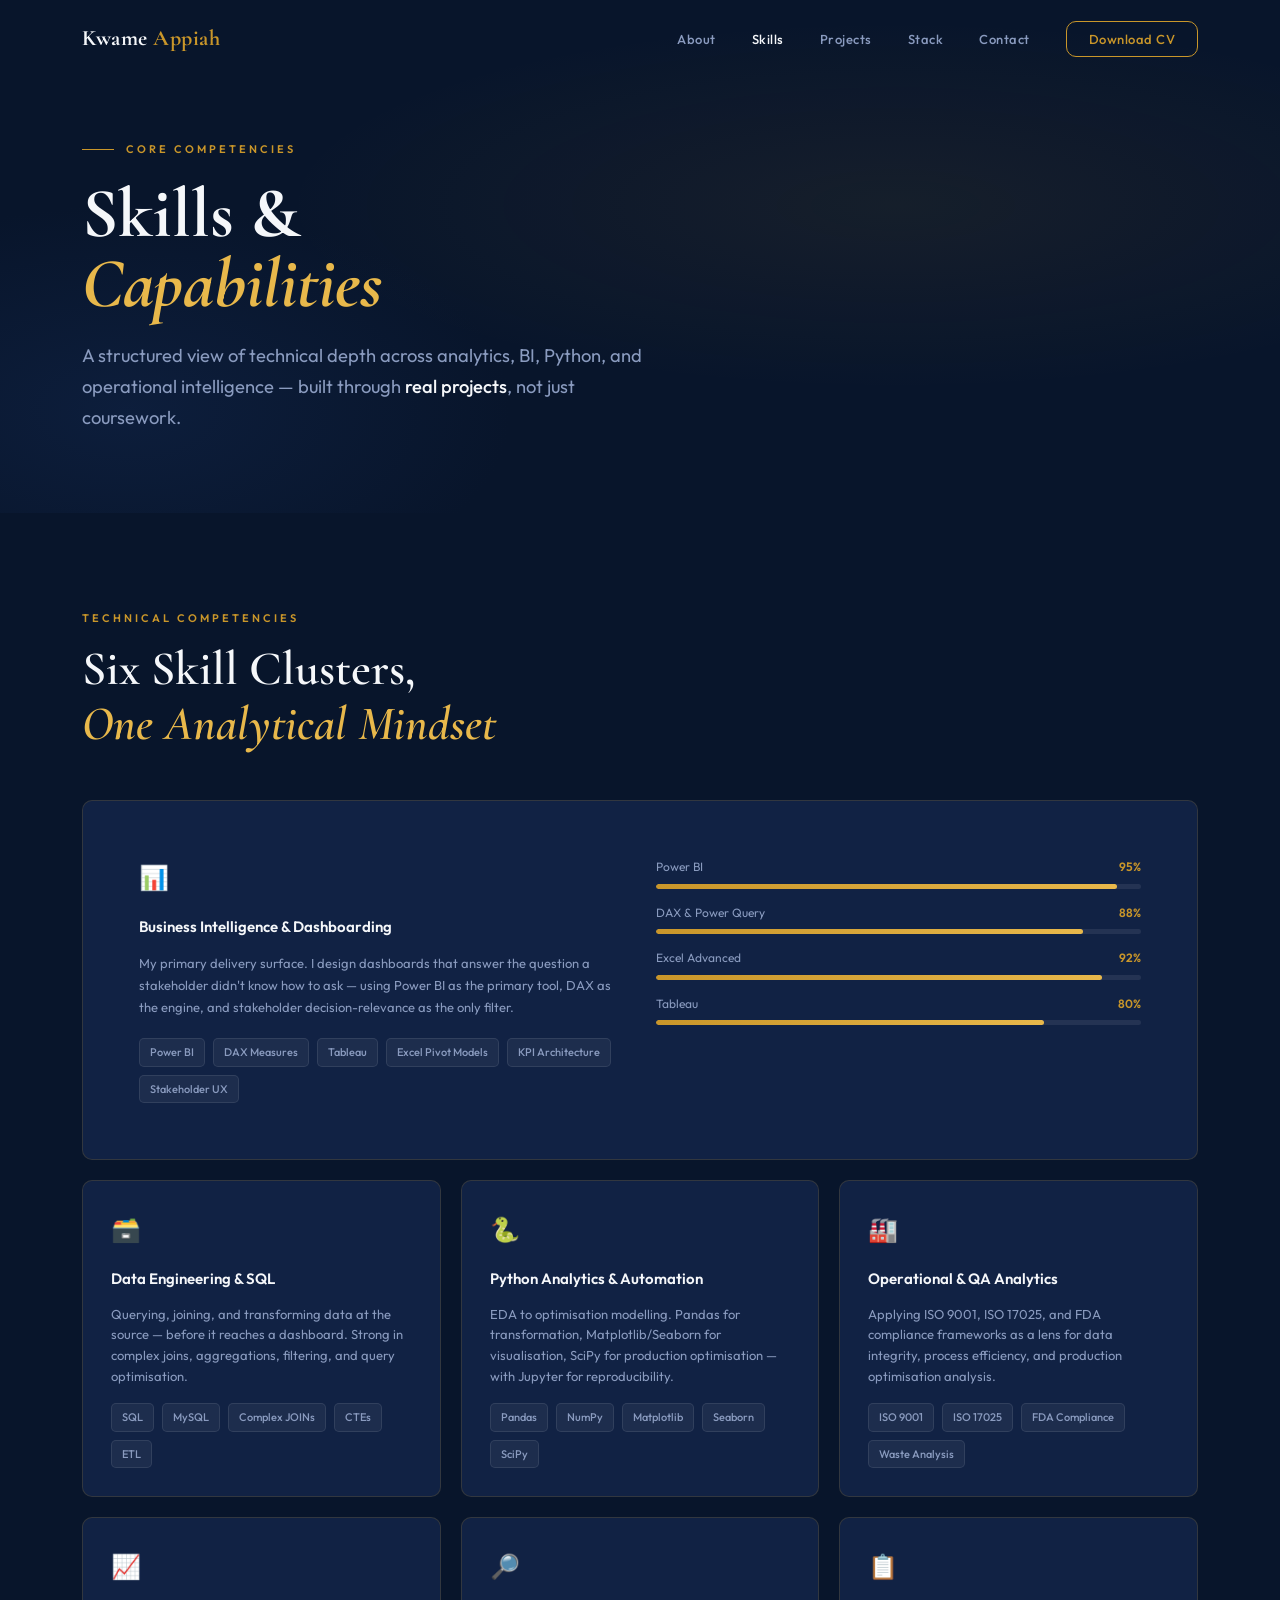
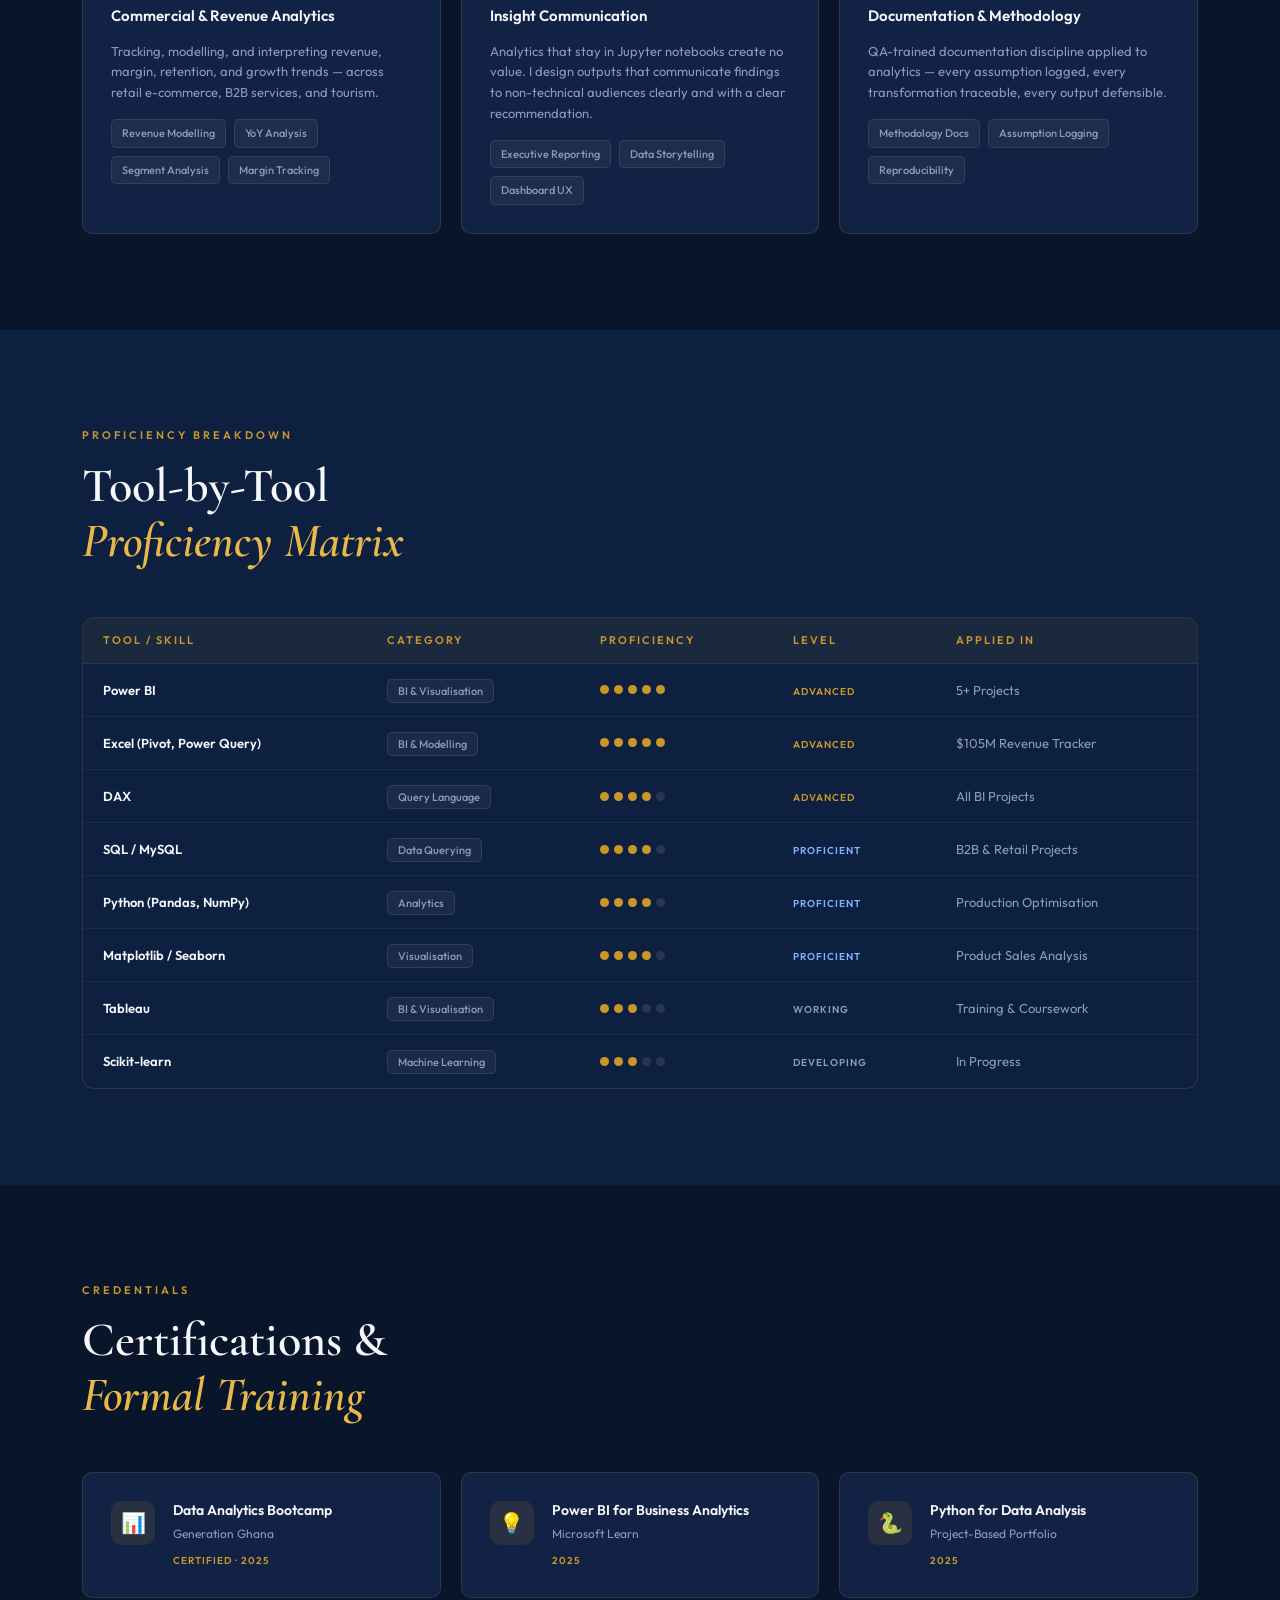
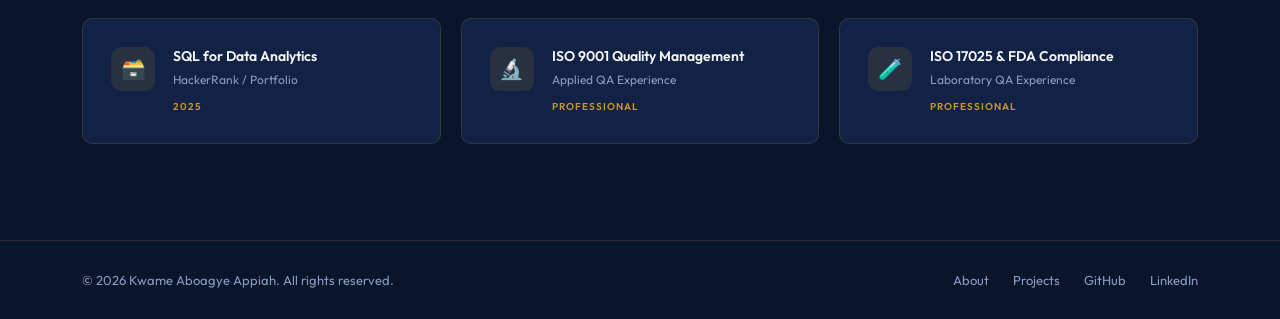
<file: skills.html>
<!DOCTYPE html>
<html lang="en">
<head>
  <meta charset="UTF-8"/>
  <meta name="viewport" content="width=device-width, initial-scale=1.0"/>
  <title>Skills — Kwame Aboagye Appiah | Data Analyst</title>
  <meta name="description" content="Core competencies of Kwame Aboagye Appiah — Power BI, Python, SQL, Excel, DAX, and QA-grounded operational analytics."/>
  <link rel="preconnect" href="https://fonts.googleapis.com"/>
  <link rel="preconnect" href="https://fonts.gstatic.com" crossorigin/>
  <link href="https://fonts.googleapis.com/css2?family=Cormorant+Garamond:wght@400;500;600;700&family=Outfit:wght@300;400;500;600;700&display=swap" rel="stylesheet"/>
  <link rel="stylesheet" href="style.css"/>
  <style>
    /* proficiency bars */
    .bar-group { margin-bottom: 14px; }
    .bar-label { display: flex; justify-content: space-between; font-size: 12px; color: var(--muted); margin-bottom: 6px; }
    .bar-label span:last-child { color: var(--gold); font-weight: 600; }
    .bar-track { height: 5px; background: rgba(255,255,255,0.08); border-radius: 3px; overflow: hidden; }
    .bar-fill { height: 100%; border-radius: 3px; background: linear-gradient(90deg, var(--gold), var(--gold-lt)); width: 0%; transition: width 1.2s cubic-bezier(0.4,0,0.2,1); }
    /* proficiency table */
    .matrix-wrap { border: 1px solid var(--border); border-radius: 12px; overflow: hidden; }
    .matrix-table { width: 100%; border-collapse: collapse; }
    .matrix-table thead tr { background: rgba(201,150,42,0.07); border-bottom: 1px solid var(--border); }
    .matrix-table th { padding: 13px 20px; font-size: 11px; font-weight: 600; letter-spacing: 2px; text-transform: uppercase; color: var(--gold); text-align: left; }
    .matrix-table tbody tr { border-bottom: 1px solid rgba(255,255,255,0.05); transition: background var(--transition); }
    .matrix-table tbody tr:last-child { border-bottom: none; }
    .matrix-table tbody tr:hover { background: rgba(255,255,255,0.02); }
    .matrix-table td { padding: 15px 20px; font-size: 13px; color: var(--muted); vertical-align: middle; }
    .matrix-table td:first-child { font-weight: 600; color: var(--white); }
    .level-dots { display: flex; gap: 5px; }
    .level-dot { width: 9px; height: 9px; border-radius: 50%; background: rgba(255,255,255,0.1); }
    .level-dot.on { background: var(--gold); }
    .lvl-adv { font-size: 10px; font-weight: 600; letter-spacing: 1px; text-transform: uppercase; color: var(--gold); }
    .lvl-prof { font-size: 10px; font-weight: 600; letter-spacing: 1px; text-transform: uppercase; color: #7DB5FF; }
    .lvl-wk { font-size: 10px; font-weight: 600; letter-spacing: 1px; text-transform: uppercase; color: var(--muted); }
    /* comp card with bars */
    .comp-card-bars { padding: 28px; }
    .comp-card-split { display: grid; grid-template-columns: 1fr 1fr; gap: 32px; align-items: start; }
    @media (max-width: 1024px) { .comp-card-split { grid-template-columns: 1fr; } }
    @media (max-width: 768px) { .matrix-table th, .matrix-table td { padding: 10px 12px; font-size: 12px; } }
  </style>
</head>
<body>

<nav id="navbar">
  <div class="container">
    <a href="index.html" class="nav-logo">Kwame <span>Appiah</span></a>
    <ul class="nav-links">
      <li><a href="about.html">About</a></li>
      <li><a href="skills.html" class="active">Skills</a></li>
      <li><a href="projects.html">Projects</a></li>
      <li><a href="stack.html">Stack</a></li>
      <li><a href="contact.html">Contact</a></li>
      <li><a href="https://docs.google.com/document/d/1Hc6uV0sCjh-FKZpTAiHxBuNFEqFKidMx/edit?usp=sharing" target="_blank" rel="noopener" class="nav-cta">Download CV</a></li>
    </ul>
    <div class="nav-hamburger" onclick="toggleMobileNav()"><span></span><span></span><span></span></div>
  </div>
</nav>

<section class="page-header">
  <div class="page-header-bg"></div>
  <div class="container page-header-inner">
    <div class="page-eyebrow"><span class="page-eyebrow-line"></span><span class="page-eyebrow-text">Core Competencies</span></div>
    <h1 class="page-h1">Skills &amp;<br/><em>Capabilities</em></h1>
    <p class="page-sub">A structured view of technical depth across analytics, BI, Python, and operational intelligence — built through <strong>real projects</strong>, not just coursework.</p>
  </div>
</section>

<!-- SKILL CLUSTERS -->
<section class="section section-navy">
  <div class="container">
    <div class="section-label">Technical Competencies</div>
    <div class="section-title">Six Skill Clusters,<br/><em>One Analytical Mindset</em></div>

    <!-- Featured cluster with bars -->
    <div class="comp-card" style="margin-bottom:20px;">
      <div class="comp-card-split comp-card-bars">
        <div>
          <span class="comp-icon">📊</span>
          <div class="comp-title">Business Intelligence &amp; Dashboarding</div>
          <p style="font-size:13px;color:var(--muted);line-height:1.7;margin-bottom:20px;">My primary delivery surface. I design dashboards that answer the question a stakeholder didn't know how to ask — using Power BI as the primary tool, DAX as the engine, and stakeholder decision-relevance as the only filter.</p>
          <div class="comp-skills">
            <span class="skill-chip">Power BI</span><span class="skill-chip">DAX Measures</span><span class="skill-chip">Tableau</span>
            <span class="skill-chip">Excel Pivot Models</span><span class="skill-chip">KPI Architecture</span><span class="skill-chip">Stakeholder UX</span>
          </div>
        </div>
        <div class="animate-bars">
          <div class="bar-group"><div class="bar-label"><span>Power BI</span><span>95%</span></div><div class="bar-track"><div class="bar-fill" data-width="95"></div></div></div>
          <div class="bar-group"><div class="bar-label"><span>DAX &amp; Power Query</span><span>88%</span></div><div class="bar-track"><div class="bar-fill" data-width="88"></div></div></div>
          <div class="bar-group"><div class="bar-label"><span>Excel Advanced</span><span>92%</span></div><div class="bar-track"><div class="bar-fill" data-width="92"></div></div></div>
          <div class="bar-group"><div class="bar-label"><span>Tableau</span><span>80%</span></div><div class="bar-track"><div class="bar-fill" data-width="80"></div></div></div>
        </div>
      </div>
    </div>

    <div class="comp-grid">
      <div class="comp-card reveal">
        <span class="comp-icon">🗃️</span>
        <div class="comp-title">Data Engineering &amp; SQL</div>
        <p style="font-size:13px;color:var(--muted);line-height:1.6;margin-bottom:16px;">Querying, joining, and transforming data at the source — before it reaches a dashboard. Strong in complex joins, aggregations, filtering, and query optimisation.</p>
        <div class="comp-skills"><span class="skill-chip">SQL</span><span class="skill-chip">MySQL</span><span class="skill-chip">Complex JOINs</span><span class="skill-chip">CTEs</span><span class="skill-chip">ETL</span></div>
      </div>
      <div class="comp-card reveal reveal-delay-1">
        <span class="comp-icon">🐍</span>
        <div class="comp-title">Python Analytics &amp; Automation</div>
        <p style="font-size:13px;color:var(--muted);line-height:1.6;margin-bottom:16px;">EDA to optimisation modelling. Pandas for transformation, Matplotlib/Seaborn for visualisation, SciPy for production optimisation — with Jupyter for reproducibility.</p>
        <div class="comp-skills"><span class="skill-chip">Pandas</span><span class="skill-chip">NumPy</span><span class="skill-chip">Matplotlib</span><span class="skill-chip">Seaborn</span><span class="skill-chip">SciPy</span></div>
      </div>
      <div class="comp-card reveal reveal-delay-2">
        <span class="comp-icon">🏭</span>
        <div class="comp-title">Operational &amp; QA Analytics</div>
        <p style="font-size:13px;color:var(--muted);line-height:1.6;margin-bottom:16px;">Applying ISO 9001, ISO 17025, and FDA compliance frameworks as a lens for data integrity, process efficiency, and production optimisation analysis.</p>
        <div class="comp-skills"><span class="skill-chip">ISO 9001</span><span class="skill-chip">ISO 17025</span><span class="skill-chip">FDA Compliance</span><span class="skill-chip">Waste Analysis</span></div>
      </div>
      <div class="comp-card reveal">
        <span class="comp-icon">📈</span>
        <div class="comp-title">Commercial &amp; Revenue Analytics</div>
        <p style="font-size:13px;color:var(--muted);line-height:1.6;margin-bottom:16px;">Tracking, modelling, and interpreting revenue, margin, retention, and growth trends — across retail e-commerce, B2B services, and tourism.</p>
        <div class="comp-skills"><span class="skill-chip">Revenue Modelling</span><span class="skill-chip">YoY Analysis</span><span class="skill-chip">Segment Analysis</span><span class="skill-chip">Margin Tracking</span></div>
      </div>
      <div class="comp-card reveal reveal-delay-1">
        <span class="comp-icon">🔎</span>
        <div class="comp-title">Insight Communication</div>
        <p style="font-size:13px;color:var(--muted);line-height:1.6;margin-bottom:16px;">Analytics that stay in Jupyter notebooks create no value. I design outputs that communicate findings to non-technical audiences clearly and with a clear recommendation.</p>
        <div class="comp-skills"><span class="skill-chip">Executive Reporting</span><span class="skill-chip">Data Storytelling</span><span class="skill-chip">Dashboard UX</span></div>
      </div>
      <div class="comp-card reveal reveal-delay-2">
        <span class="comp-icon">📋</span>
        <div class="comp-title">Documentation &amp; Methodology</div>
        <p style="font-size:13px;color:var(--muted);line-height:1.6;margin-bottom:16px;">QA-trained documentation discipline applied to analytics — every assumption logged, every transformation traceable, every output defensible.</p>
        <div class="comp-skills"><span class="skill-chip">Methodology Docs</span><span class="skill-chip">Assumption Logging</span><span class="skill-chip">Reproducibility</span></div>
      </div>
    </div>
  </div>
</section>

<!-- PROFICIENCY MATRIX -->
<section class="section section-mid">
  <div class="container">
    <div class="section-label">Proficiency Breakdown</div>
    <div class="section-title">Tool-by-Tool<br/><em>Proficiency Matrix</em></div>
    <div class="matrix-wrap reveal">
      <table class="matrix-table">
        <thead><tr><th>Tool / Skill</th><th>Category</th><th>Proficiency</th><th>Level</th><th>Applied In</th></tr></thead>
        <tbody>
          <tr><td>Power BI</td><td><span class="skill-chip">BI &amp; Visualisation</span></td><td><div class="level-dots"><div class="level-dot on"></div><div class="level-dot on"></div><div class="level-dot on"></div><div class="level-dot on"></div><div class="level-dot on"></div></div></td><td><span class="lvl-adv">Advanced</span></td><td>5+ Projects</td></tr>
          <tr><td>Excel (Pivot, Power Query)</td><td><span class="skill-chip">BI &amp; Modelling</span></td><td><div class="level-dots"><div class="level-dot on"></div><div class="level-dot on"></div><div class="level-dot on"></div><div class="level-dot on"></div><div class="level-dot on"></div></div></td><td><span class="lvl-adv">Advanced</span></td><td>$105M Revenue Tracker</td></tr>
          <tr><td>DAX</td><td><span class="skill-chip">Query Language</span></td><td><div class="level-dots"><div class="level-dot on"></div><div class="level-dot on"></div><div class="level-dot on"></div><div class="level-dot on"></div><div class="level-dot"></div></div></td><td><span class="lvl-adv">Advanced</span></td><td>All BI Projects</td></tr>
          <tr><td>SQL / MySQL</td><td><span class="skill-chip">Data Querying</span></td><td><div class="level-dots"><div class="level-dot on"></div><div class="level-dot on"></div><div class="level-dot on"></div><div class="level-dot on"></div><div class="level-dot"></div></div></td><td><span class="lvl-prof">Proficient</span></td><td>B2B &amp; Retail Projects</td></tr>
          <tr><td>Python (Pandas, NumPy)</td><td><span class="skill-chip">Analytics</span></td><td><div class="level-dots"><div class="level-dot on"></div><div class="level-dot on"></div><div class="level-dot on"></div><div class="level-dot on"></div><div class="level-dot"></div></div></td><td><span class="lvl-prof">Proficient</span></td><td>Production Optimisation</td></tr>
          <tr><td>Matplotlib / Seaborn</td><td><span class="skill-chip">Visualisation</span></td><td><div class="level-dots"><div class="level-dot on"></div><div class="level-dot on"></div><div class="level-dot on"></div><div class="level-dot on"></div><div class="level-dot"></div></div></td><td><span class="lvl-prof">Proficient</span></td><td>Product Sales Analysis</td></tr>
          <tr><td>Tableau</td><td><span class="skill-chip">BI &amp; Visualisation</span></td><td><div class="level-dots"><div class="level-dot on"></div><div class="level-dot on"></div><div class="level-dot on"></div><div class="level-dot"></div><div class="level-dot"></div></div></td><td><span class="lvl-wk">Working</span></td><td>Training &amp; Coursework</td></tr>
          <tr><td>Scikit-learn</td><td><span class="skill-chip">Machine Learning</span></td><td><div class="level-dots"><div class="level-dot on"></div><div class="level-dot on"></div><div class="level-dot on"></div><div class="level-dot"></div><div class="level-dot"></div></div></td><td><span class="lvl-wk">Developing</span></td><td>In Progress</td></tr>
        </tbody>
      </table>
    </div>
  </div>
</section>

<!-- CERTIFICATIONS -->
<section class="section section-navy">
  <div class="container">
    <div class="section-label">Credentials</div>
    <div class="section-title">Certifications &amp;<br/><em>Formal Training</em></div>
    <div class="cert-grid">
      <div class="cert-card reveal"><div class="cert-badge">📊</div><div><div class="cert-name">Data Analytics Bootcamp</div><div class="cert-issuer">Generation Ghana</div><div class="cert-year">Certified · 2025</div></div></div>
      <div class="cert-card reveal reveal-delay-1"><div class="cert-badge">💡</div><div><div class="cert-name">Power BI for Business Analytics</div><div class="cert-issuer">Microsoft Learn</div><div class="cert-year">2025</div></div></div>
      <div class="cert-card reveal reveal-delay-2"><div class="cert-badge">🐍</div><div><div class="cert-name">Python for Data Analysis</div><div class="cert-issuer">Project-Based Portfolio</div><div class="cert-year">2025</div></div></div>
      <div class="cert-card reveal"><div class="cert-badge">🗃️</div><div><div class="cert-name">SQL for Data Analytics</div><div class="cert-issuer">HackerRank / Portfolio</div><div class="cert-year">2025</div></div></div>
      <div class="cert-card reveal reveal-delay-1"><div class="cert-badge">🔬</div><div><div class="cert-name">ISO 9001 Quality Management</div><div class="cert-issuer">Applied QA Experience</div><div class="cert-year">Professional</div></div></div>
      <div class="cert-card reveal reveal-delay-2"><div class="cert-badge">🧪</div><div><div class="cert-name">ISO 17025 &amp; FDA Compliance</div><div class="cert-issuer">Laboratory QA Experience</div><div class="cert-year">Professional</div></div></div>
    </div>
  </div>
</section>

<footer>
  <div class="container">
    <div class="footer-inner">
      <div class="footer-copy">© 2026 Kwame Aboagye Appiah. All rights reserved.</div>
      <div class="footer-links">
        <a href="about.html">About</a><a href="projects.html">Projects</a>
        <a href="https://github.com/Aboagye-Kwame-Appiah" target="_blank" rel="noopener">GitHub</a>
        <a href="https://www.linkedin.com/in/aboagye-kwame-appiah-990545200" target="_blank" rel="noopener">LinkedIn</a>
      </div>
    </div>
  </div>
</footer>

<script src="nav.js"></script>
<script>
  const reveals = document.querySelectorAll('.reveal');
  const obs = new IntersectionObserver(e => e.forEach(el => { if(el.isIntersecting) el.target.classList.add('visible'); }), {threshold:0.1});
  reveals.forEach(el => obs.observe(el));
  const barObs = new IntersectionObserver(entries => {
    entries.forEach(entry => {
      if (entry.isIntersecting) {
        entry.target.querySelectorAll('.bar-fill').forEach((b,i) => setTimeout(() => b.style.width = b.dataset.width+'%', i*120));
        barObs.unobserve(entry.target);
      }
    });
  }, {threshold:0.3});
  document.querySelectorAll('.animate-bars').forEach(el => barObs.observe(el));
</script>
</body>
</html>
</file>
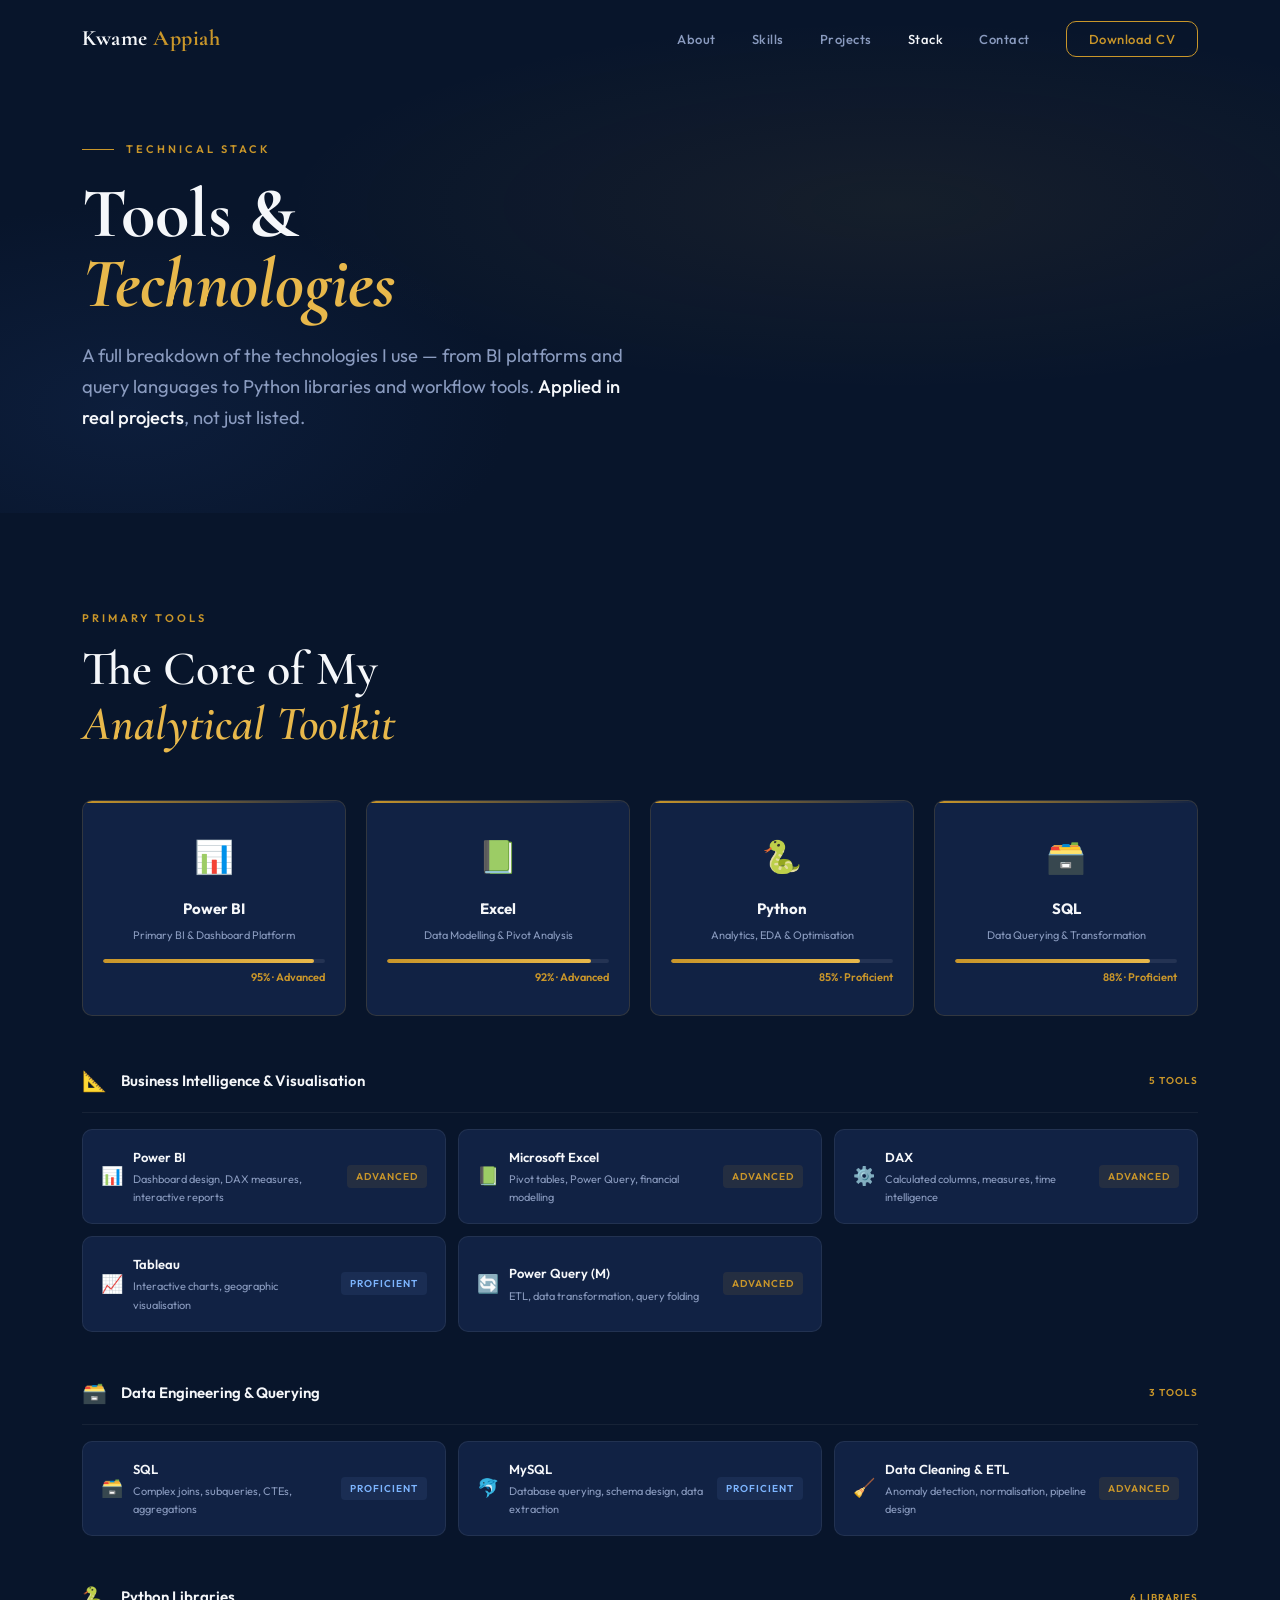
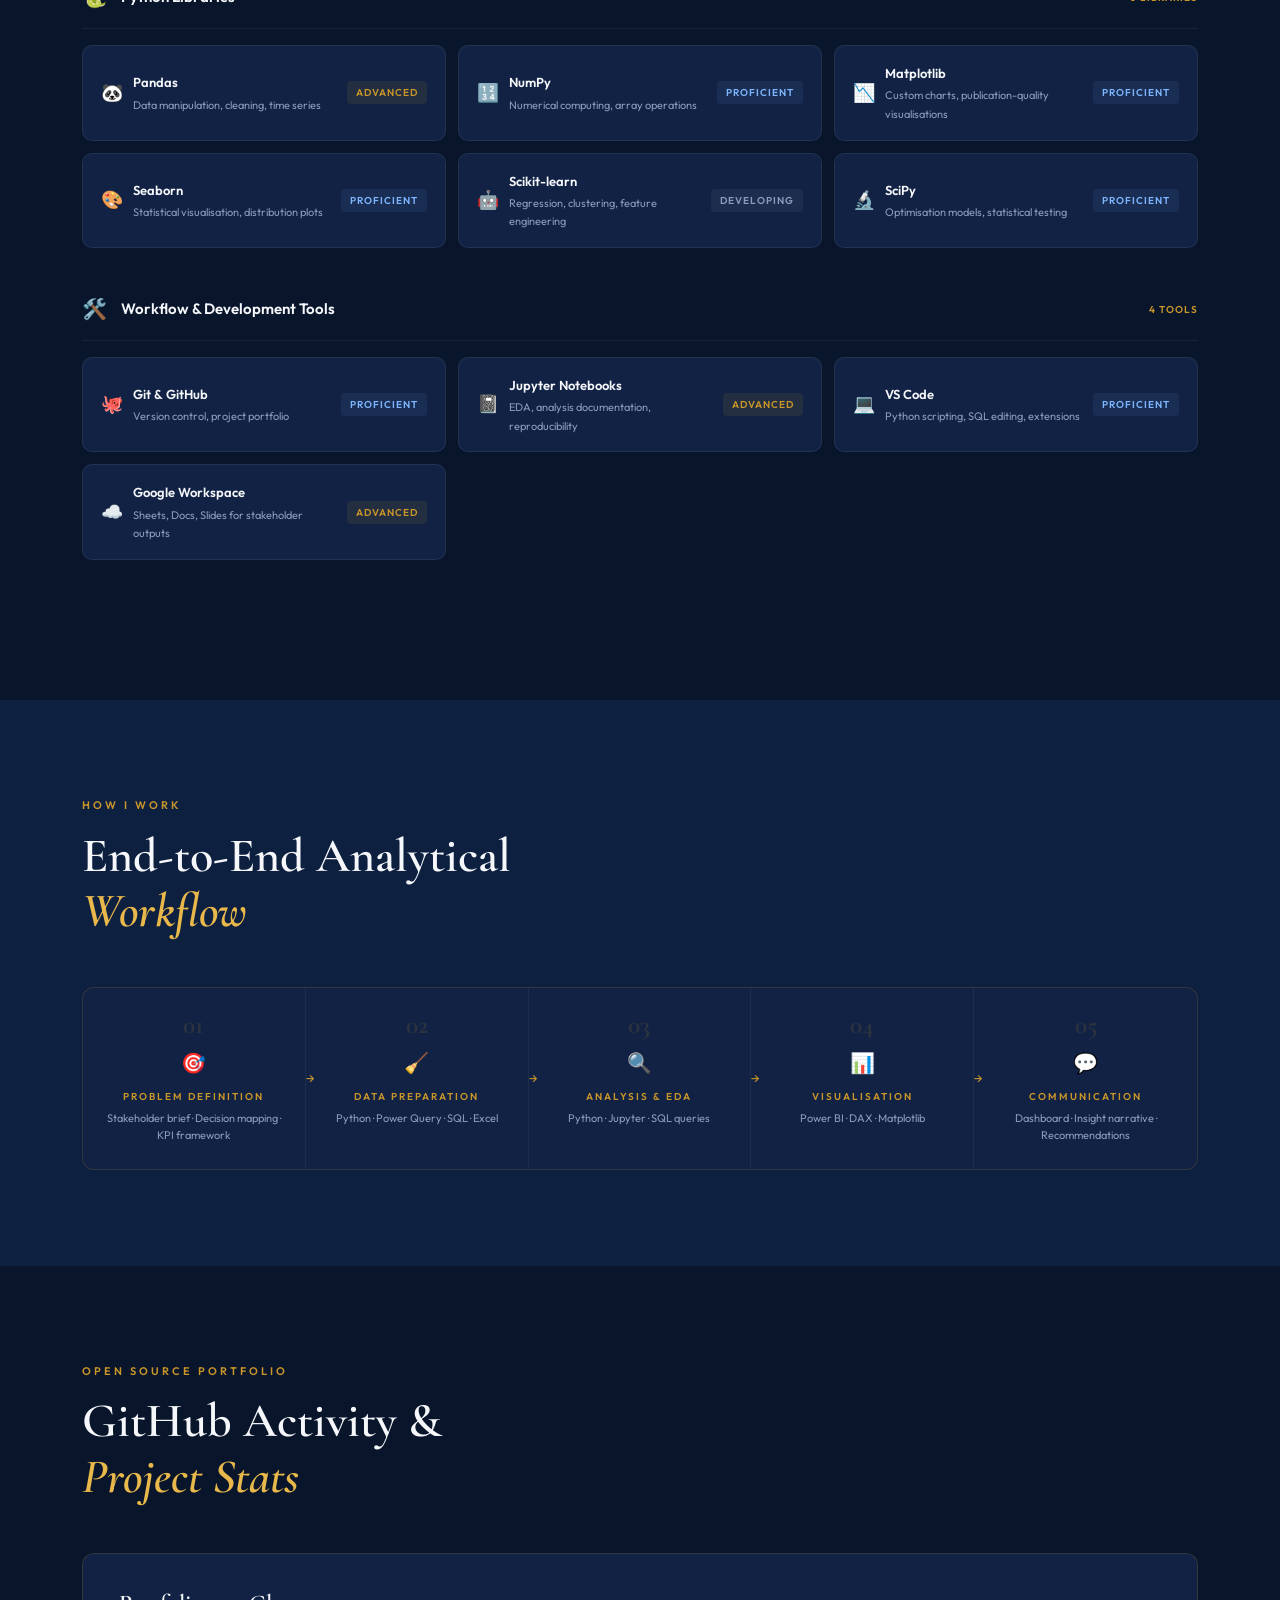
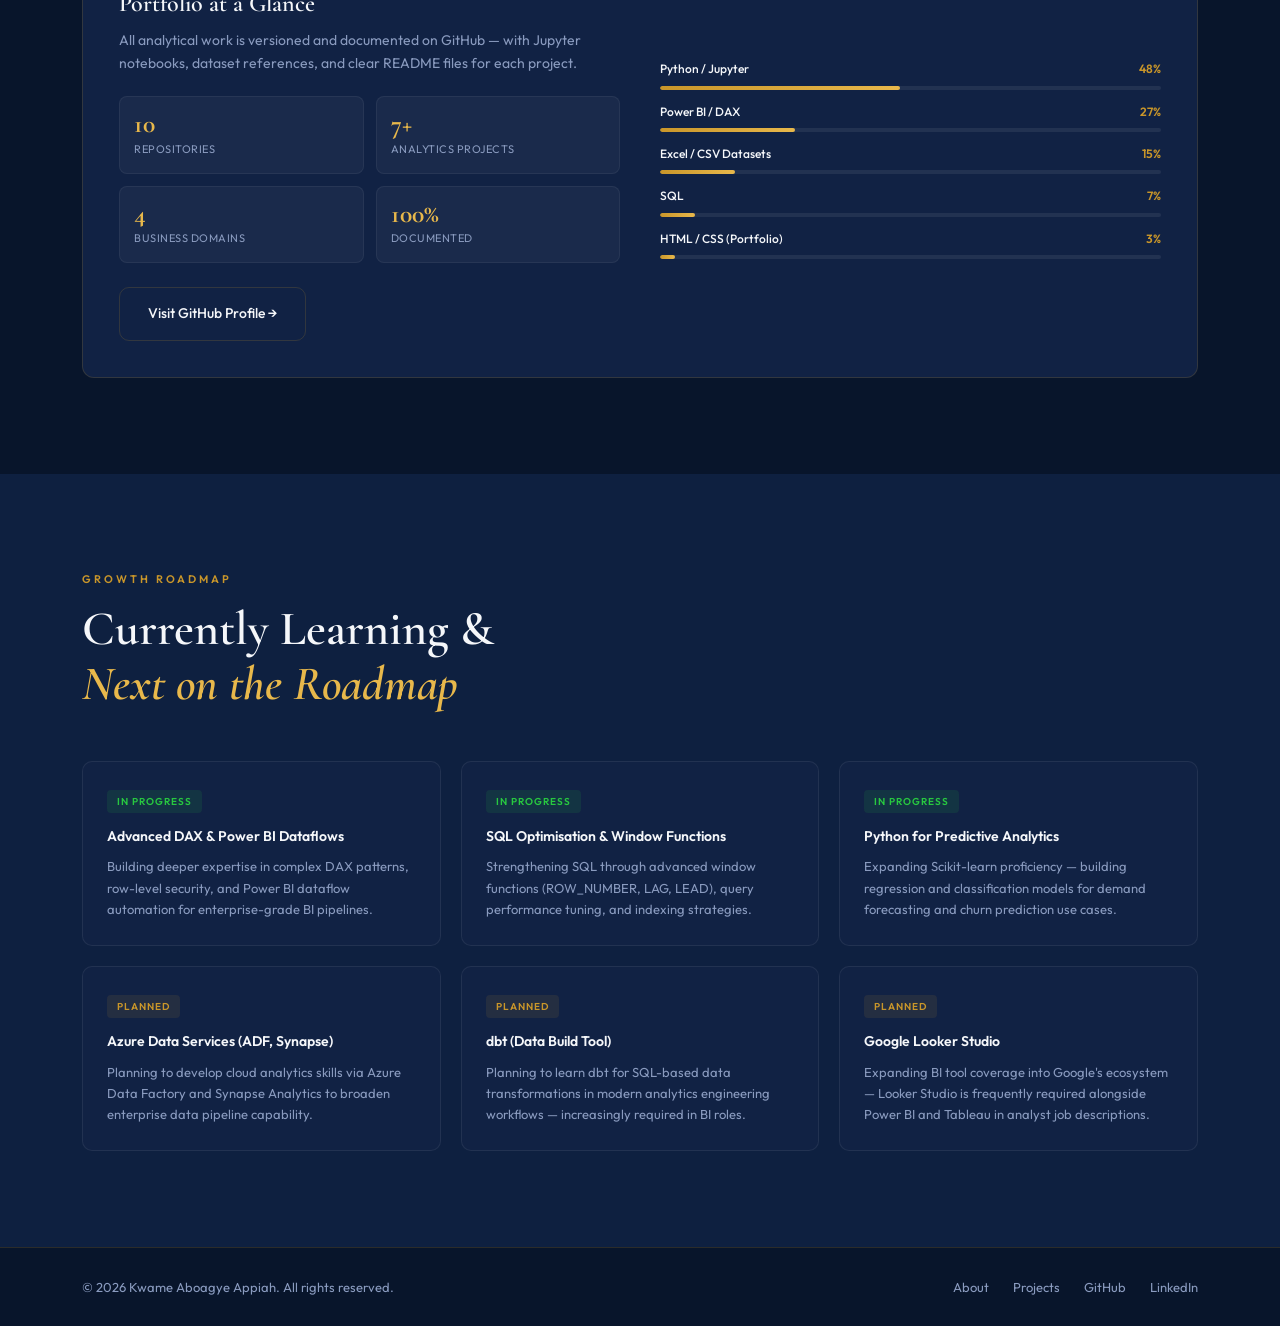
<file: stack.html>
<!DOCTYPE html>
<html lang="en">
<head>
  <meta charset="UTF-8"/>
  <meta name="viewport" content="width=device-width, initial-scale=1.0"/>
  <title>Tech Stack — Kwame Aboagye Appiah | Data Analyst</title>
  <meta name="description" content="Full technical stack of Kwame Aboagye Appiah — Power BI, Python, SQL, Excel, Tableau, DAX, Pandas, Git, Jupyter, and more."/>
  <link rel="preconnect" href="https://fonts.googleapis.com"/>
  <link rel="preconnect" href="https://fonts.gstatic.com" crossorigin/>
  <link href="https://fonts.googleapis.com/css2?family=Cormorant+Garamond:wght@400;500;600;700&family=Outfit:wght@300;400;500;600;700&display=swap" rel="stylesheet"/>
  <link rel="stylesheet" href="style.css"/>
  <style>
    /* primary tool hero cards */
    .primary-tools { display:grid; grid-template-columns:repeat(4,1fr); gap:20px; margin-bottom:48px; }
    .tool-hero { background:var(--navy-card); border:1px solid var(--border); border-radius:var(--radius); padding:28px 20px; text-align:center; position:relative; overflow:hidden; transition:transform var(--transition), border-color var(--transition); }
    .tool-hero:hover { transform:translateY(-4px); border-color:var(--gold); }
    .tool-hero::before { content:''; position:absolute; top:0; left:0; right:0; height:2px; background:linear-gradient(90deg,var(--gold),transparent); }
    .tool-logo { font-size:32px; margin-bottom:12px; display:block; }
    .tool-name { font-size:15px; font-weight:700; color:var(--white); margin-bottom:5px; }
    .tool-role { font-size:11px; color:var(--muted); margin-bottom:14px; }
    .tool-bar-track { height:4px; background:rgba(255,255,255,0.08); border-radius:2px; overflow:hidden; }
    .tool-bar-fill { height:100%; border-radius:2px; background:linear-gradient(90deg,var(--gold),var(--gold-lt)); width:0%; transition:width 1.2s cubic-bezier(0.4,0,0.2,1); }
    .tool-pct { font-size:11px; font-weight:600; color:var(--gold); margin-top:5px; display:block; text-align:right; }
    /* stack section header */
    .stack-section { margin-bottom:44px; }
    .stack-section-header { display:flex; align-items:center; gap:14px; margin-bottom:16px; padding-bottom:14px; border-bottom:1px solid rgba(255,255,255,0.06); }
    .stack-section-icon { font-size:20px; }
    .stack-section-name { font-size:15px; font-weight:600; color:var(--white); }
    .stack-section-count { margin-left:auto; font-size:10px; font-weight:600; letter-spacing:1px; color:var(--gold); text-transform:uppercase; }
    .stack-grid-3 { display:grid; grid-template-columns:repeat(3,1fr); gap:12px; }
    .stack-tool { background:var(--navy-card); border:1px solid rgba(255,255,255,0.07); border-radius:var(--radius); padding:16px 18px; display:flex; align-items:center; justify-content:space-between; gap:10px; transition:border-color var(--transition), transform var(--transition); }
    .stack-tool:hover { border-color:var(--gold); transform:translateX(3px); }
    .stack-tool-left { display:flex; align-items:center; gap:10px; }
    .st-icon { font-size:18px; flex-shrink:0; }
    .st-name { font-size:13px; font-weight:600; color:var(--white); }
    .st-use { font-size:11px; color:var(--muted); margin-top:2px; }
    .lvl-adv { font-size:10px; font-weight:600; letter-spacing:1px; text-transform:uppercase; padding:3px 9px; border-radius:4px; color:var(--gold); background:rgba(201,150,42,0.1); flex-shrink:0; }
    .lvl-prof { font-size:10px; font-weight:600; letter-spacing:1px; text-transform:uppercase; padding:3px 9px; border-radius:4px; color:#7DB5FF; background:rgba(125,181,255,0.08); flex-shrink:0; }
    .lvl-wk { font-size:10px; font-weight:600; letter-spacing:1px; text-transform:uppercase; padding:3px 9px; border-radius:4px; color:var(--muted); background:rgba(255,255,255,0.05); flex-shrink:0; }
    /* workflow */
    .workflow { display:grid; grid-template-columns:repeat(5,1fr); background:var(--navy-card); border:1px solid var(--border); border-radius:12px; overflow:hidden; }
    .ws { padding:24px 16px; text-align:center; border-right:1px solid rgba(255,255,255,0.05); position:relative; }
    .ws:last-child { border-right:none; }
    .ws::after { content:'→'; position:absolute; right:-10px; top:50%; transform:translateY(-50%); color:var(--gold); font-size:13px; z-index:1; }
    .ws:last-child::after { display:none; }
    .ws-num { font-family:var(--font-head); font-size:1.6rem; font-weight:700; color:rgba(201,150,42,0.15); line-height:1; margin-bottom:8px; }
    .ws-icon { font-size:20px; margin-bottom:8px; display:block; }
    .ws-phase { font-size:10px; font-weight:600; letter-spacing:2px; text-transform:uppercase; color:var(--gold); margin-bottom:5px; }
    .ws-tools { font-size:11px; color:var(--muted); line-height:1.6; }
    /* github */
    .gh-box { background:var(--navy-card); border:1px solid var(--border); border-radius:12px; padding:36px; display:grid; grid-template-columns:1fr 1fr; gap:40px; align-items:center; }
    .gh-stat-grid { display:grid; grid-template-columns:1fr 1fr; gap:12px; margin-top:20px; }
    .gh-stat { background:rgba(255,255,255,0.04); border:1px solid rgba(255,255,255,0.06); border-radius:8px; padding:14px; }
    .gh-stat-num { font-family:var(--font-head); font-size:1.6rem; font-weight:700; color:var(--gold-lt); line-height:1; margin-bottom:3px; }
    .gh-stat-label { font-size:11px; color:var(--muted); text-transform:uppercase; letter-spacing:0.5px; }
    .gh-lang { margin-bottom:12px; }
    .gh-lang-row { display:flex; justify-content:space-between; font-size:12px; margin-bottom:6px; }
    .gh-lang-name { color:var(--white); font-weight:500; }
    .gh-lang-pct { color:var(--gold); font-weight:600; }
    .gh-bar-track { height:4px; background:rgba(255,255,255,0.07); border-radius:2px; overflow:hidden; }
    .gh-bar-fill { height:100%; border-radius:2px; background:linear-gradient(90deg,var(--gold),var(--gold-lt)); width:0%; transition:width 1.2s ease; }
    /* learning */
    .learn-grid { display:grid; grid-template-columns:repeat(3,1fr); gap:20px; }
    .learn-card { background:var(--navy-card); border:1px solid rgba(255,255,255,0.07); border-radius:var(--radius); padding:24px; transition:border-color var(--transition), transform var(--transition); }
    .learn-card:hover { border-color:var(--gold); transform:translateY(-3px); }
    .learn-status { display:inline-block; padding:3px 10px; border-radius:4px; font-size:10px; font-weight:600; letter-spacing:1px; text-transform:uppercase; margin-bottom:12px; }
    .learn-status.active { background:rgba(40,200,64,0.1); color:#28C840; }
    .learn-status.planned { background:rgba(201,150,42,0.1); color:var(--gold); }
    .learn-title { font-size:14px; font-weight:600; color:var(--white); margin-bottom:8px; }
    .learn-desc { font-size:13px; color:var(--muted); line-height:1.65; }
    @media (max-width:1024px) { .primary-tools{grid-template-columns:repeat(2,1fr);} .workflow{grid-template-columns:1fr;} .ws{border-right:none;border-bottom:1px solid rgba(255,255,255,0.05);} .ws:last-child{border-bottom:none;} .ws::after{content:'↓';right:50%;bottom:-11px;top:auto;transform:translateX(50%);} .ws:last-child::after{display:none;} .gh-box{grid-template-columns:1fr;} .learn-grid{grid-template-columns:repeat(2,1fr);} .stack-grid-3{grid-template-columns:repeat(2,1fr);} }
    @media (max-width:768px) { .learn-grid{grid-template-columns:1fr;} .gh-stat-grid{grid-template-columns:1fr;} .stack-grid-3{grid-template-columns:1fr;} }
  </style>
</head>
<body>

<nav id="navbar">
  <div class="container">
    <a href="index.html" class="nav-logo">Kwame <span>Appiah</span></a>
    <ul class="nav-links">
      <li><a href="about.html">About</a></li>
      <li><a href="skills.html">Skills</a></li>
      <li><a href="projects.html">Projects</a></li>
      <li><a href="stack.html" class="active">Stack</a></li>
      <li><a href="contact.html">Contact</a></li>
      <li><a href="https://docs.google.com/document/d/1Hc6uV0sCjh-FKZpTAiHxBuNFEqFKidMx/edit?usp=sharing" target="_blank" rel="noopener" class="nav-cta">Download CV</a></li>
    </ul>
    <div class="nav-hamburger" onclick="toggleMobileNav()"><span></span><span></span><span></span></div>
  </div>
</nav>

<section class="page-header">
  <div class="page-header-bg"></div>
  <div class="container page-header-inner">
    <div class="page-eyebrow"><span class="page-eyebrow-line"></span><span class="page-eyebrow-text">Technical Stack</span></div>
    <h1 class="page-h1">Tools &amp;<br/><em>Technologies</em></h1>
    <p class="page-sub">A full breakdown of the technologies I use — from BI platforms and query languages to Python libraries and workflow tools. <strong>Applied in real projects</strong>, not just listed.</p>
  </div>
</section>

<!-- PRIMARY -->
<section class="section section-navy">
  <div class="container">
    <div class="section-label">Primary Tools</div>
    <div class="section-title">The Core of My<br/><em>Analytical Toolkit</em></div>

    <div class="primary-tools">
      <div class="tool-hero reveal"><span class="tool-logo">📊</span><div class="tool-name">Power BI</div><div class="tool-role">Primary BI &amp; Dashboard Platform</div><div class="tool-bar-track"><div class="tool-bar-fill" data-width="95"></div></div><span class="tool-pct">95% · Advanced</span></div>
      <div class="tool-hero reveal reveal-delay-1"><span class="tool-logo">📗</span><div class="tool-name">Excel</div><div class="tool-role">Data Modelling &amp; Pivot Analysis</div><div class="tool-bar-track"><div class="tool-bar-fill" data-width="92"></div></div><span class="tool-pct">92% · Advanced</span></div>
      <div class="tool-hero reveal reveal-delay-2"><span class="tool-logo">🐍</span><div class="tool-name">Python</div><div class="tool-role">Analytics, EDA &amp; Optimisation</div><div class="tool-bar-track"><div class="tool-bar-fill" data-width="85"></div></div><span class="tool-pct">85% · Proficient</span></div>
      <div class="tool-hero reveal reveal-delay-3"><span class="tool-logo">🗃️</span><div class="tool-name">SQL</div><div class="tool-role">Data Querying &amp; Transformation</div><div class="tool-bar-track"><div class="tool-bar-fill" data-width="88"></div></div><span class="tool-pct">88% · Proficient</span></div>
    </div>

    <!-- BI tools -->
    <div class="stack-section reveal">
      <div class="stack-section-header"><span class="stack-section-icon">📐</span><span class="stack-section-name">Business Intelligence &amp; Visualisation</span><span class="stack-section-count">5 Tools</span></div>
      <div class="stack-grid-3">
        <div class="stack-tool"><div class="stack-tool-left"><span class="st-icon">📊</span><div><div class="st-name">Power BI</div><div class="st-use">Dashboard design, DAX measures, interactive reports</div></div></div><span class="lvl-adv">Advanced</span></div>
        <div class="stack-tool"><div class="stack-tool-left"><span class="st-icon">📗</span><div><div class="st-name">Microsoft Excel</div><div class="st-use">Pivot tables, Power Query, financial modelling</div></div></div><span class="lvl-adv">Advanced</span></div>
        <div class="stack-tool"><div class="stack-tool-left"><span class="st-icon">⚙️</span><div><div class="st-name">DAX</div><div class="st-use">Calculated columns, measures, time intelligence</div></div></div><span class="lvl-adv">Advanced</span></div>
        <div class="stack-tool"><div class="stack-tool-left"><span class="st-icon">📈</span><div><div class="st-name">Tableau</div><div class="st-use">Interactive charts, geographic visualisation</div></div></div><span class="lvl-prof">Proficient</span></div>
        <div class="stack-tool"><div class="stack-tool-left"><span class="st-icon">🔄</span><div><div class="st-name">Power Query (M)</div><div class="st-use">ETL, data transformation, query folding</div></div></div><span class="lvl-adv">Advanced</span></div>
      </div>
    </div>

    <!-- SQL -->
    <div class="stack-section reveal">
      <div class="stack-section-header"><span class="stack-section-icon">🗃️</span><span class="stack-section-name">Data Engineering &amp; Querying</span><span class="stack-section-count">3 Tools</span></div>
      <div class="stack-grid-3">
        <div class="stack-tool"><div class="stack-tool-left"><span class="st-icon">🗃️</span><div><div class="st-name">SQL</div><div class="st-use">Complex joins, subqueries, CTEs, aggregations</div></div></div><span class="lvl-prof">Proficient</span></div>
        <div class="stack-tool"><div class="stack-tool-left"><span class="st-icon">🐬</span><div><div class="st-name">MySQL</div><div class="st-use">Database querying, schema design, data extraction</div></div></div><span class="lvl-prof">Proficient</span></div>
        <div class="stack-tool"><div class="stack-tool-left"><span class="st-icon">🧹</span><div><div class="st-name">Data Cleaning &amp; ETL</div><div class="st-use">Anomaly detection, normalisation, pipeline design</div></div></div><span class="lvl-adv">Advanced</span></div>
      </div>
    </div>

    <!-- Python -->
    <div class="stack-section reveal">
      <div class="stack-section-header"><span class="stack-section-icon">🐍</span><span class="stack-section-name">Python Libraries</span><span class="stack-section-count">6 Libraries</span></div>
      <div class="stack-grid-3">
        <div class="stack-tool"><div class="stack-tool-left"><span class="st-icon">🐼</span><div><div class="st-name">Pandas</div><div class="st-use">Data manipulation, cleaning, time series</div></div></div><span class="lvl-adv">Advanced</span></div>
        <div class="stack-tool"><div class="stack-tool-left"><span class="st-icon">🔢</span><div><div class="st-name">NumPy</div><div class="st-use">Numerical computing, array operations</div></div></div><span class="lvl-prof">Proficient</span></div>
        <div class="stack-tool"><div class="stack-tool-left"><span class="st-icon">📉</span><div><div class="st-name">Matplotlib</div><div class="st-use">Custom charts, publication-quality visualisations</div></div></div><span class="lvl-prof">Proficient</span></div>
        <div class="stack-tool"><div class="stack-tool-left"><span class="st-icon">🎨</span><div><div class="st-name">Seaborn</div><div class="st-use">Statistical visualisation, distribution plots</div></div></div><span class="lvl-prof">Proficient</span></div>
        <div class="stack-tool"><div class="stack-tool-left"><span class="st-icon">🤖</span><div><div class="st-name">Scikit-learn</div><div class="st-use">Regression, clustering, feature engineering</div></div></div><span class="lvl-wk">Developing</span></div>
        <div class="stack-tool"><div class="stack-tool-left"><span class="st-icon">🔬</span><div><div class="st-name">SciPy</div><div class="st-use">Optimisation models, statistical testing</div></div></div><span class="lvl-prof">Proficient</span></div>
      </div>
    </div>

    <!-- Workflow -->
    <div class="stack-section reveal">
      <div class="stack-section-header"><span class="stack-section-icon">🛠️</span><span class="stack-section-name">Workflow &amp; Development Tools</span><span class="stack-section-count">4 Tools</span></div>
      <div class="stack-grid-3">
        <div class="stack-tool"><div class="stack-tool-left"><span class="st-icon">🐙</span><div><div class="st-name">Git &amp; GitHub</div><div class="st-use">Version control, project portfolio</div></div></div><span class="lvl-prof">Proficient</span></div>
        <div class="stack-tool"><div class="stack-tool-left"><span class="st-icon">📓</span><div><div class="st-name">Jupyter Notebooks</div><div class="st-use">EDA, analysis documentation, reproducibility</div></div></div><span class="lvl-adv">Advanced</span></div>
        <div class="stack-tool"><div class="stack-tool-left"><span class="st-icon">💻</span><div><div class="st-name">VS Code</div><div class="st-use">Python scripting, SQL editing, extensions</div></div></div><span class="lvl-prof">Proficient</span></div>
        <div class="stack-tool"><div class="stack-tool-left"><span class="st-icon">☁️</span><div><div class="st-name">Google Workspace</div><div class="st-use">Sheets, Docs, Slides for stakeholder outputs</div></div></div><span class="lvl-adv">Advanced</span></div>
      </div>
    </div>
  </div>
</section>

<!-- WORKFLOW -->
<section class="section section-mid">
  <div class="container">
    <div class="section-label">How I Work</div>
    <div class="section-title">End-to-End Analytical<br/><em>Workflow</em></div>
    <div class="workflow reveal">
      <div class="ws"><div class="ws-num">01</div><span class="ws-icon">🎯</span><div class="ws-phase">Problem Definition</div><div class="ws-tools">Stakeholder brief · Decision mapping · KPI framework</div></div>
      <div class="ws"><div class="ws-num">02</div><span class="ws-icon">🧹</span><div class="ws-phase">Data Preparation</div><div class="ws-tools">Python · Power Query · SQL · Excel</div></div>
      <div class="ws"><div class="ws-num">03</div><span class="ws-icon">🔍</span><div class="ws-phase">Analysis &amp; EDA</div><div class="ws-tools">Python · Jupyter · SQL queries</div></div>
      <div class="ws"><div class="ws-num">04</div><span class="ws-icon">📊</span><div class="ws-phase">Visualisation</div><div class="ws-tools">Power BI · DAX · Matplotlib</div></div>
      <div class="ws"><div class="ws-num">05</div><span class="ws-icon">💬</span><div class="ws-phase">Communication</div><div class="ws-tools">Dashboard · Insight narrative · Recommendations</div></div>
    </div>
  </div>
</section>

<!-- GITHUB -->
<section class="section section-navy">
  <div class="container">
    <div class="section-label">Open Source Portfolio</div>
    <div class="section-title">GitHub Activity &amp;<br/><em>Project Stats</em></div>
    <div class="gh-box reveal">
      <div>
        <div class="about-headline" style="font-size:1.5rem;margin-bottom:10px;">Portfolio at a Glance</div>
        <p style="font-size:14px;color:var(--muted);line-height:1.7;margin-bottom:0;">All analytical work is versioned and documented on GitHub — with Jupyter notebooks, dataset references, and clear README files for each project.</p>
        <div class="gh-stat-grid">
          <div class="gh-stat"><div class="gh-stat-num">10</div><div class="gh-stat-label">Repositories</div></div>
          <div class="gh-stat"><div class="gh-stat-num">7+</div><div class="gh-stat-label">Analytics Projects</div></div>
          <div class="gh-stat"><div class="gh-stat-num">4</div><div class="gh-stat-label">Business Domains</div></div>
          <div class="gh-stat"><div class="gh-stat-num">100%</div><div class="gh-stat-label">Documented</div></div>
        </div>
        <div style="margin-top:24px;"><a href="https://github.com/Aboagye-Kwame-Appiah" target="_blank" rel="noopener" class="btn-outline">Visit GitHub Profile →</a></div>
      </div>
      <div class="animate-gh">
        <div class="gh-lang"><div class="gh-lang-row"><span class="gh-lang-name">Python / Jupyter</span><span class="gh-lang-pct">48%</span></div><div class="gh-bar-track"><div class="gh-bar-fill" data-width="48"></div></div></div>
        <div class="gh-lang"><div class="gh-lang-row"><span class="gh-lang-name">Power BI / DAX</span><span class="gh-lang-pct">27%</span></div><div class="gh-bar-track"><div class="gh-bar-fill" data-width="27"></div></div></div>
        <div class="gh-lang"><div class="gh-lang-row"><span class="gh-lang-name">Excel / CSV Datasets</span><span class="gh-lang-pct">15%</span></div><div class="gh-bar-track"><div class="gh-bar-fill" data-width="15"></div></div></div>
        <div class="gh-lang"><div class="gh-lang-row"><span class="gh-lang-name">SQL</span><span class="gh-lang-pct">7%</span></div><div class="gh-bar-track"><div class="gh-bar-fill" data-width="7"></div></div></div>
        <div class="gh-lang"><div class="gh-lang-row"><span class="gh-lang-name">HTML / CSS (Portfolio)</span><span class="gh-lang-pct">3%</span></div><div class="gh-bar-track"><div class="gh-bar-fill" data-width="3"></div></div></div>
      </div>
    </div>
  </div>
</section>

<!-- LEARNING -->
<section class="section section-mid">
  <div class="container">
    <div class="section-label">Growth Roadmap</div>
    <div class="section-title">Currently Learning &amp;<br/><em>Next on the Roadmap</em></div>
    <div class="learn-grid">
      <div class="learn-card reveal"><span class="learn-status active">In Progress</span><div class="learn-title">Advanced DAX &amp; Power BI Dataflows</div><p class="learn-desc">Building deeper expertise in complex DAX patterns, row-level security, and Power BI dataflow automation for enterprise-grade BI pipelines.</p></div>
      <div class="learn-card reveal reveal-delay-1"><span class="learn-status active">In Progress</span><div class="learn-title">SQL Optimisation &amp; Window Functions</div><p class="learn-desc">Strengthening SQL through advanced window functions (ROW_NUMBER, LAG, LEAD), query performance tuning, and indexing strategies.</p></div>
      <div class="learn-card reveal reveal-delay-2"><span class="learn-status active">In Progress</span><div class="learn-title">Python for Predictive Analytics</div><p class="learn-desc">Expanding Scikit-learn proficiency — building regression and classification models for demand forecasting and churn prediction use cases.</p></div>
      <div class="learn-card reveal"><span class="learn-status planned">Planned</span><div class="learn-title">Azure Data Services (ADF, Synapse)</div><p class="learn-desc">Planning to develop cloud analytics skills via Azure Data Factory and Synapse Analytics to broaden enterprise data pipeline capability.</p></div>
      <div class="learn-card reveal reveal-delay-1"><span class="learn-status planned">Planned</span><div class="learn-title">dbt (Data Build Tool)</div><p class="learn-desc">Planning to learn dbt for SQL-based data transformations in modern analytics engineering workflows — increasingly required in BI roles.</p></div>
      <div class="learn-card reveal reveal-delay-2"><span class="learn-status planned">Planned</span><div class="learn-title">Google Looker Studio</div><p class="learn-desc">Expanding BI tool coverage into Google's ecosystem — Looker Studio is frequently required alongside Power BI and Tableau in analyst job descriptions.</p></div>
    </div>
  </div>
</section>

<footer>
  <div class="container">
    <div class="footer-inner">
      <div class="footer-copy">© 2026 Kwame Aboagye Appiah. All rights reserved.</div>
      <div class="footer-links">
        <a href="about.html">About</a><a href="projects.html">Projects</a>
        <a href="https://github.com/Aboagye-Kwame-Appiah" target="_blank" rel="noopener">GitHub</a>
        <a href="https://www.linkedin.com/in/aboagye-kwame-appiah-990545200" target="_blank" rel="noopener">LinkedIn</a>
      </div>
    </div>
  </div>
</footer>

<script src="nav.js"></script>
<script>
  const reveals = document.querySelectorAll('.reveal');
  const obs = new IntersectionObserver(e => e.forEach(el => { if(el.isIntersecting) el.target.classList.add('visible'); }), {threshold:0.1});
  reveals.forEach(el => obs.observe(el));
  const barObs = new IntersectionObserver(entries => {
    entries.forEach(entry => {
      if (entry.isIntersecting) {
        entry.target.querySelectorAll('.tool-bar-fill,.gh-bar-fill').forEach((b,i) => setTimeout(() => b.style.width = b.dataset.width+'%', i*100));
        barObs.unobserve(entry.target);
      }
    });
  }, {threshold:0.3});
  document.querySelectorAll('.primary-tools,.animate-gh').forEach(el => barObs.observe(el));
</script>
</body>
</html>
</file>
<file: style.css>
/* ============================================
   CSS VARIABLES & RESET — matches index.html exactly
============================================ */
:root {
  --navy:      #08152B;
  --navy-mid:  #0E2040;
  --navy-card: #112244;
  --gold:      #C9962A;
  --gold-lt:   #E8B84B;
  --white:     #F5F7FA;
  --muted:     #8A9BBF;
  --border:    rgba(201,150,42,0.18);
  --radius:    10px;
  --max:       1180px;
  --font-head: 'Cormorant Garamond', Georgia, serif;
  --font-body: 'Outfit', sans-serif;
  --transition: 0.3s cubic-bezier(0.4,0,0.2,1);
}
*, *::before, *::after { box-sizing: border-box; margin: 0; padding: 0; }
html { scroll-behavior: smooth; }
body {
  background: var(--navy);
  color: var(--white);
  font-family: var(--font-body);
  font-size: 16px;
  line-height: 1.7;
  -webkit-font-smoothing: antialiased;
}
a { color: inherit; text-decoration: none; }
img { max-width: 100%; display: block; }

/* grain */
body::before {
  content: '';
  position: fixed;
  inset: 0;
  background-image: url("data:image/svg+xml,%3Csvg viewBox='0 0 256 256' xmlns='http://www.w3.org/2000/svg'%3E%3Cfilter id='noise'%3E%3CfeTurbulence type='fractalNoise' baseFrequency='0.9' numOctaves='4' stitchTiles='stitch'/%3E%3C/filter%3E%3Crect width='100%25' height='100%25' filter='url(%23noise)' opacity='0.04'/%3E%3C/svg%3E");
  pointer-events: none;
  z-index: 0;
  opacity: 0.4;
}

/* layout */
.container { max-width: var(--max); margin: 0 auto; padding: 0 32px; }
.section { padding: 96px 0; position: relative; z-index: 1; }
.section-navy { background: var(--navy); }
.section-mid  { background: var(--navy-mid); }

.section-label {
  font-family: var(--font-body);
  font-size: 11px; font-weight: 600;
  letter-spacing: 3px; text-transform: uppercase;
  color: var(--gold); margin-bottom: 14px;
}
.section-title {
  font-family: var(--font-head);
  font-size: clamp(2rem,4vw,3rem);
  font-weight: 600; line-height: 1.15;
  color: var(--white); margin-bottom: 48px;
}
.section-title em { color: var(--gold-lt); font-style: italic; }
.section-divider { width: 48px; height: 2px; background: var(--gold); margin: 20px 0 48px; }

.tag {
  display: inline-block;
  padding: 4px 12px;
  border: 1px solid var(--border);
  border-radius: 4px;
  font-size: 11px; font-weight: 500;
  letter-spacing: 1px; text-transform: uppercase;
  color: var(--gold-lt);
  background: rgba(201,150,42,0.07);
}
.skill-chip {
  padding: 4px 10px;
  background: rgba(255,255,255,0.05);
  border: 1px solid rgba(255,255,255,0.09);
  border-radius: 5px;
  font-size: 11px; font-weight: 500; color: var(--muted);
}
.mini-tag {
  font-size: 10px; font-weight: 500;
  padding: 3px 8px;
  background: rgba(255,255,255,0.05);
  border-radius: 4px; color: var(--muted);
}

/* nav */
nav {
  position: fixed; top: 0; left: 0; right: 0;
  z-index: 100; padding: 20px 0;
  transition: background var(--transition), box-shadow var(--transition);
}
nav.scrolled {
  background: rgba(8,21,43,0.96);
  backdrop-filter: blur(12px);
  box-shadow: 0 1px 0 var(--border);
}
nav .container { display: flex; align-items: center; justify-content: space-between; }
.nav-logo { font-family: var(--font-head); font-size: 22px; font-weight: 700; letter-spacing: 0.5px; color: var(--white); }
.nav-logo span { color: var(--gold); }
.nav-links { display: flex; align-items: center; gap: 36px; list-style: none; }
.nav-links a { font-size: 13px; font-weight: 500; letter-spacing: 0.5px; color: var(--muted); transition: color var(--transition); }
.nav-links a:hover, .nav-links a.active { color: var(--white); }
.nav-cta { padding: 9px 22px; border: 1px solid var(--gold); border-radius: var(--radius); font-size: 13px; font-weight: 500; color: var(--gold) !important; transition: background var(--transition), color var(--transition) !important; }
.nav-cta:hover { background: var(--gold); color: var(--navy) !important; }
.nav-hamburger { display: none; flex-direction: column; gap: 5px; cursor: pointer; }
.nav-hamburger span { width: 24px; height: 2px; background: var(--white); transition: var(--transition); }

/* buttons */
.btn-primary { display: inline-flex; align-items: center; gap: 8px; padding: 14px 28px; background: var(--gold); color: var(--navy); border-radius: var(--radius); font-size: 14px; font-weight: 600; letter-spacing: 0.3px; transition: background var(--transition), transform var(--transition); }
.btn-primary:hover { background: var(--gold-lt); transform: translateY(-1px); }
.btn-outline { display: inline-flex; align-items: center; gap: 8px; padding: 14px 28px; border: 1px solid var(--border); border-radius: var(--radius); font-size: 14px; font-weight: 500; color: var(--white); transition: border-color var(--transition), background var(--transition); }
.btn-outline:hover { border-color: var(--gold); background: rgba(201,150,42,0.07); }

/* social */
.social-link { width: 38px; height: 38px; border: 1px solid var(--border); border-radius: 8px; display: flex; align-items: center; justify-content: center; font-size: 14px; color: var(--muted); transition: border-color var(--transition), color var(--transition); }
.social-link:hover { border-color: var(--gold); color: var(--gold); }

/* page header */
.page-header {
  padding: 140px 0 80px;
  background: var(--navy);
  position: relative; z-index: 1; overflow: hidden;
}
.page-header-bg {
  position: absolute; inset: 0;
  background:
    radial-gradient(ellipse 80% 60% at 70% 40%, rgba(201,150,42,0.07) 0%, transparent 60%),
    radial-gradient(ellipse 60% 80% at 10% 80%, rgba(14,32,64,0.8) 0%, transparent 50%);
}
.page-header-inner { position: relative; z-index: 1; }
.page-eyebrow { display: flex; align-items: center; gap: 12px; margin-bottom: 20px; }
.page-eyebrow-line { width: 32px; height: 1px; background: var(--gold); }
.page-eyebrow-text { font-size: 11px; font-weight: 600; letter-spacing: 3px; text-transform: uppercase; color: var(--gold); }
.page-h1 { font-family: var(--font-head); font-size: clamp(2.8rem,5.5vw,5rem); font-weight: 700; line-height: 1.0; color: var(--white); margin-bottom: 20px; }
.page-h1 em { display: block; font-style: italic; color: var(--gold-lt); }
.page-sub { font-size: clamp(1rem,1.5vw,1.15rem); color: var(--muted); max-width: 560px; line-height: 1.7; }
.page-sub strong { color: var(--white); font-weight: 500; }

/* about */
.about-headline { font-family: var(--font-head); font-size: clamp(1.8rem,3vw,2.8rem); font-weight: 600; line-height: 1.2; color: var(--white); margin-bottom: 28px; }
.about-headline em, .about-headline span { color: var(--gold-lt); font-style: italic; }
.about-body { font-size: 15px; color: var(--muted); line-height: 1.8; margin-bottom: 32px; }
.about-body strong { color: var(--white); font-weight: 500; }
.about-role-badge { display: inline-block; padding: 8px 16px; background: rgba(201,150,42,0.1); border: 1px solid var(--border); border-radius: 6px; font-size: 12px; font-weight: 500; color: var(--gold-lt); margin-bottom: 24px; }
.about-differentiators { display: flex; flex-direction: column; gap: 14px; }
.differentiator { display: flex; align-items: flex-start; gap: 14px; padding: 16px; background: var(--navy-card); border: 1px solid var(--border); border-radius: var(--radius); }
.diff-icon { width: 36px; height: 36px; border-radius: 8px; background: rgba(201,150,42,0.12); display: flex; align-items: center; justify-content: center; font-size: 16px; flex-shrink: 0; }
.diff-text { font-size: 14px; color: var(--muted); line-height: 1.5; }
.diff-text strong { color: var(--white); display: block; margin-bottom: 2px; font-weight: 500; }

/* comp cards */
.comp-grid { display: grid; grid-template-columns: repeat(3,1fr); gap: 20px; }
.comp-card { background: var(--navy-card); border: 1px solid var(--border); border-radius: var(--radius); padding: 28px; transition: transform var(--transition), border-color var(--transition); }
.comp-card:hover { transform: translateY(-4px); border-color: var(--gold); }
.comp-icon { font-size: 24px; margin-bottom: 16px; display: block; }
.comp-title { font-size: 15px; font-weight: 600; color: var(--white); margin-bottom: 12px; }
.comp-skills { display: flex; flex-wrap: wrap; gap: 8px; }

/* project cards */
.projects-grid { display: grid; grid-template-columns: repeat(3,1fr); gap: 20px; }
.project-card { background: var(--navy-card); border: 1px solid var(--border); border-radius: var(--radius); overflow: hidden; display: flex; flex-direction: column; transition: transform var(--transition), border-color var(--transition); }
.project-card:hover { transform: translateY(-4px); border-color: var(--gold); }
.project-img { height: 180px; background: var(--navy-mid); display: flex; align-items: center; justify-content: center; font-size: 40px; position: relative; overflow: hidden; }
.project-img-overlay { position: absolute; inset: 0; background: linear-gradient(135deg, rgba(201,150,42,0.08), transparent); }
.project-body { padding: 24px; flex: 1; display: flex; flex-direction: column; }
.project-category { font-size: 10px; font-weight: 600; letter-spacing: 2px; text-transform: uppercase; color: var(--gold); margin-bottom: 10px; }
.project-name { font-size: 15px; font-weight: 600; color: var(--white); line-height: 1.35; margin-bottom: 10px; }
.project-brief { font-size: 13px; color: var(--muted); line-height: 1.6; flex: 1; margin-bottom: 16px; }
.project-footer { display: flex; justify-content: space-between; align-items: center; padding-top: 14px; border-top: 1px solid rgba(255,255,255,0.06); }
.project-tools { display: flex; flex-wrap: wrap; gap: 6px; }
.project-arrow { width: 32px; height: 32px; border: 1px solid var(--border); border-radius: 8px; display: flex; align-items: center; justify-content: center; color: var(--muted); font-size: 14px; transition: background var(--transition), color var(--transition), border-color var(--transition); }
.project-card:hover .project-arrow { background: var(--gold); color: var(--navy); border-color: var(--gold); }

/* featured project */
.featured-project { background: var(--navy-card); border: 1px solid var(--border); border-radius: 16px; overflow: hidden; margin-bottom: 20px; display: grid; grid-template-columns: 1fr 1fr; min-height: 400px; }
.fp-content { padding: 44px; display: flex; flex-direction: column; justify-content: space-between; }
.fp-label { display: flex; align-items: center; gap: 10px; margin-bottom: 20px; }
.fp-number { font-family: var(--font-head); font-size: 48px; font-weight: 700; color: rgba(201,150,42,0.15); line-height: 1; }
.fp-title { font-family: var(--font-head); font-size: clamp(1.3rem,2.5vw,2rem); font-weight: 600; color: var(--white); line-height: 1.25; margin-bottom: 16px; }
.fp-problem { font-size: 13px; font-weight: 600; text-transform: uppercase; letter-spacing: 1px; color: var(--gold); margin-bottom: 6px; }
.fp-desc { font-size: 14px; color: var(--muted); line-height: 1.7; margin-bottom: 20px; }
.fp-impact-row { display: flex; gap: 20px; margin-bottom: 24px; flex-wrap: wrap; }
.fp-impact-num { font-family: var(--font-head); font-size: 1.6rem; font-weight: 700; color: var(--gold-lt); line-height: 1; }
.fp-impact-text { font-size: 11px; color: var(--muted); text-transform: uppercase; letter-spacing: 0.5px; }
.fp-tools { display: flex; flex-wrap: wrap; gap: 8px; margin-bottom: 24px; }
.fp-meta { display: flex; gap: 12px; align-items: center; }
.fp-link { display: inline-flex; align-items: center; gap: 6px; font-size: 13px; font-weight: 500; color: var(--gold-lt); border: 1px solid var(--border); padding: 8px 18px; border-radius: 8px; transition: border-color var(--transition), background var(--transition); }
.fp-link:hover { border-color: var(--gold); background: rgba(201,150,42,0.08); }
.fp-visual { background: var(--navy-mid); display: flex; align-items: center; justify-content: center; padding: 32px; position: relative; overflow: hidden; }
.fp-visual::before { content: ''; position: absolute; inset: 0; background: linear-gradient(135deg, rgba(201,150,42,0.05) 0%, transparent 60%); }

/* stack */
.stack-categories { display: grid; grid-template-columns: repeat(4,1fr); gap: 20px; }
.stack-cat { background: var(--navy-card); border: 1px solid var(--border); border-radius: var(--radius); padding: 24px; }
.stack-cat-title { font-size: 11px; font-weight: 600; text-transform: uppercase; letter-spacing: 2px; color: var(--gold); margin-bottom: 16px; }
.stack-items { display: flex; flex-direction: column; gap: 10px; }
.stack-item { display: flex; align-items: center; gap: 10px; font-size: 13px; font-weight: 500; color: var(--muted); padding: 8px 0; border-bottom: 1px solid rgba(255,255,255,0.05); }
.stack-item:last-child { border-bottom: none; }
.stack-item-dot { width: 6px; height: 6px; border-radius: 50%; background: var(--gold); flex-shrink: 0; }

/* certs */
.cert-grid { display: grid; grid-template-columns: repeat(3,1fr); gap: 20px; }
.cert-card { background: var(--navy-card); border: 1px solid var(--border); border-radius: var(--radius); padding: 28px; display: flex; gap: 18px; align-items: flex-start; transition: border-color var(--transition); }
.cert-card:hover { border-color: var(--gold); }
.cert-badge { width: 44px; height: 44px; border-radius: 10px; background: rgba(201,150,42,0.12); display: flex; align-items: center; justify-content: center; font-size: 20px; flex-shrink: 0; }
.cert-name { font-size: 14px; font-weight: 600; color: var(--white); line-height: 1.35; margin-bottom: 4px; }
.cert-issuer { font-size: 12px; color: var(--muted); }
.cert-year { margin-top: 8px; font-size: 10px; font-weight: 600; letter-spacing: 1px; color: var(--gold); text-transform: uppercase; }

/* status */
.status-dot { width: 8px; height: 8px; border-radius: 50%; background: #28C840; animation: pulse 2s infinite; display: inline-block; }
@keyframes pulse { 0%,100% { box-shadow: 0 0 0 0 rgba(40,200,64,0.4); } 50% { box-shadow: 0 0 0 5px rgba(40,200,64,0); } }

/* footer */
footer { background: var(--navy); border-top: 1px solid var(--border); padding: 28px 0; }
.footer-inner { display: flex; justify-content: space-between; align-items: center; }
.footer-copy { font-size: 13px; color: var(--muted); }
.footer-links { display: flex; gap: 24px; }
.footer-links a { font-size: 13px; color: var(--muted); transition: color var(--transition); }
.footer-links a:hover { color: var(--gold); }

/* reveal */
.reveal { opacity: 0; transform: translateY(28px); transition: opacity 0.7s ease, transform 0.7s ease; }
.reveal.visible { opacity: 1; transform: translateY(0); }
.reveal-delay-1 { transition-delay: 0.1s; }
.reveal-delay-2 { transition-delay: 0.2s; }
.reveal-delay-3 { transition-delay: 0.3s; }

/* responsive */
@media (max-width: 1024px) {
  .comp-grid { grid-template-columns: repeat(2,1fr); }
  .stack-categories { grid-template-columns: repeat(2,1fr); }
  .cert-grid { grid-template-columns: repeat(2,1fr); }
  .featured-project { grid-template-columns: 1fr; }
  .fp-visual { display: none; }
}
@media (max-width: 768px) {
  .container { padding: 0 20px; }
  .section { padding: 72px 0; }
  .comp-grid { grid-template-columns: 1fr; }
  .projects-grid { grid-template-columns: 1fr; }
  .stack-categories { grid-template-columns: repeat(2,1fr); }
  .cert-grid { grid-template-columns: 1fr; }
  .nav-links { display: none; }
  .nav-hamburger { display: flex; }
  .footer-inner { flex-direction: column; gap: 16px; text-align: center; }
  .page-header { padding: 120px 0 60px; }
}
@media (max-width: 480px) {
  .stack-categories { grid-template-columns: 1fr; }
}
</file>
